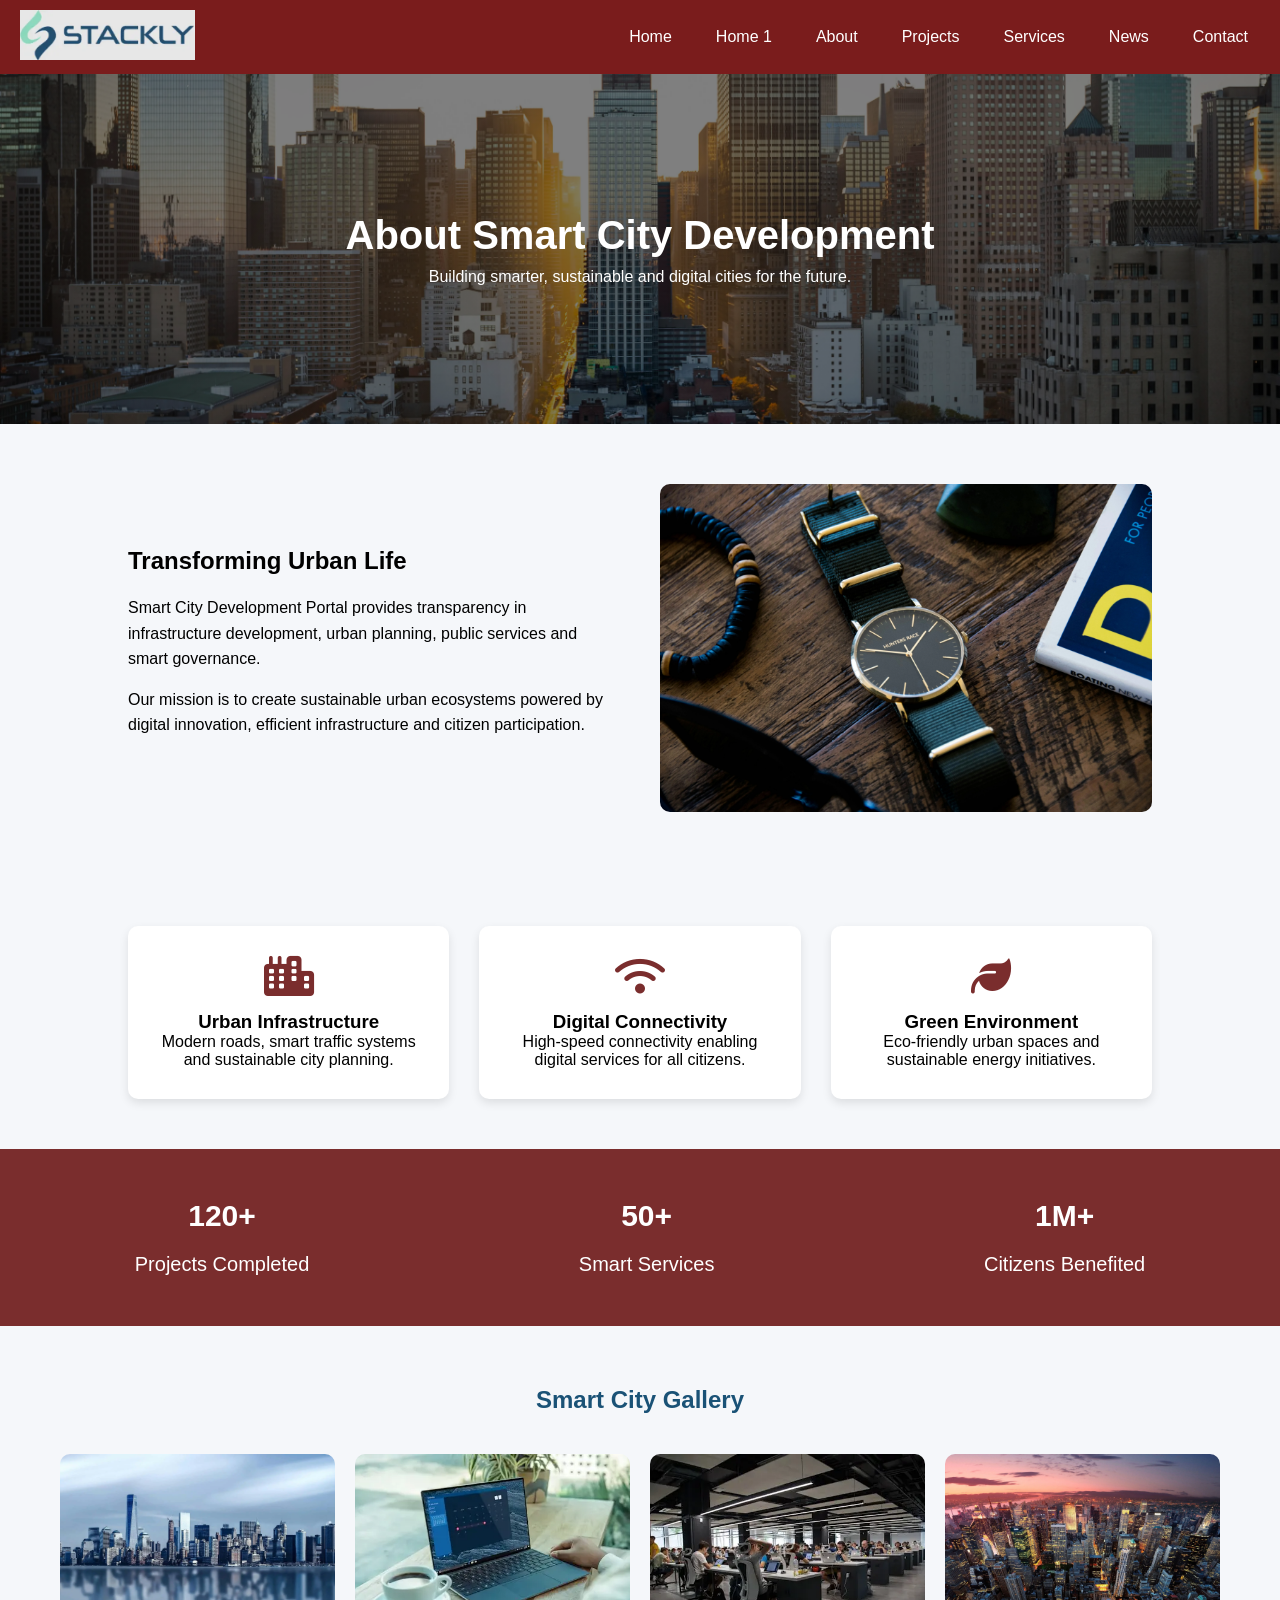
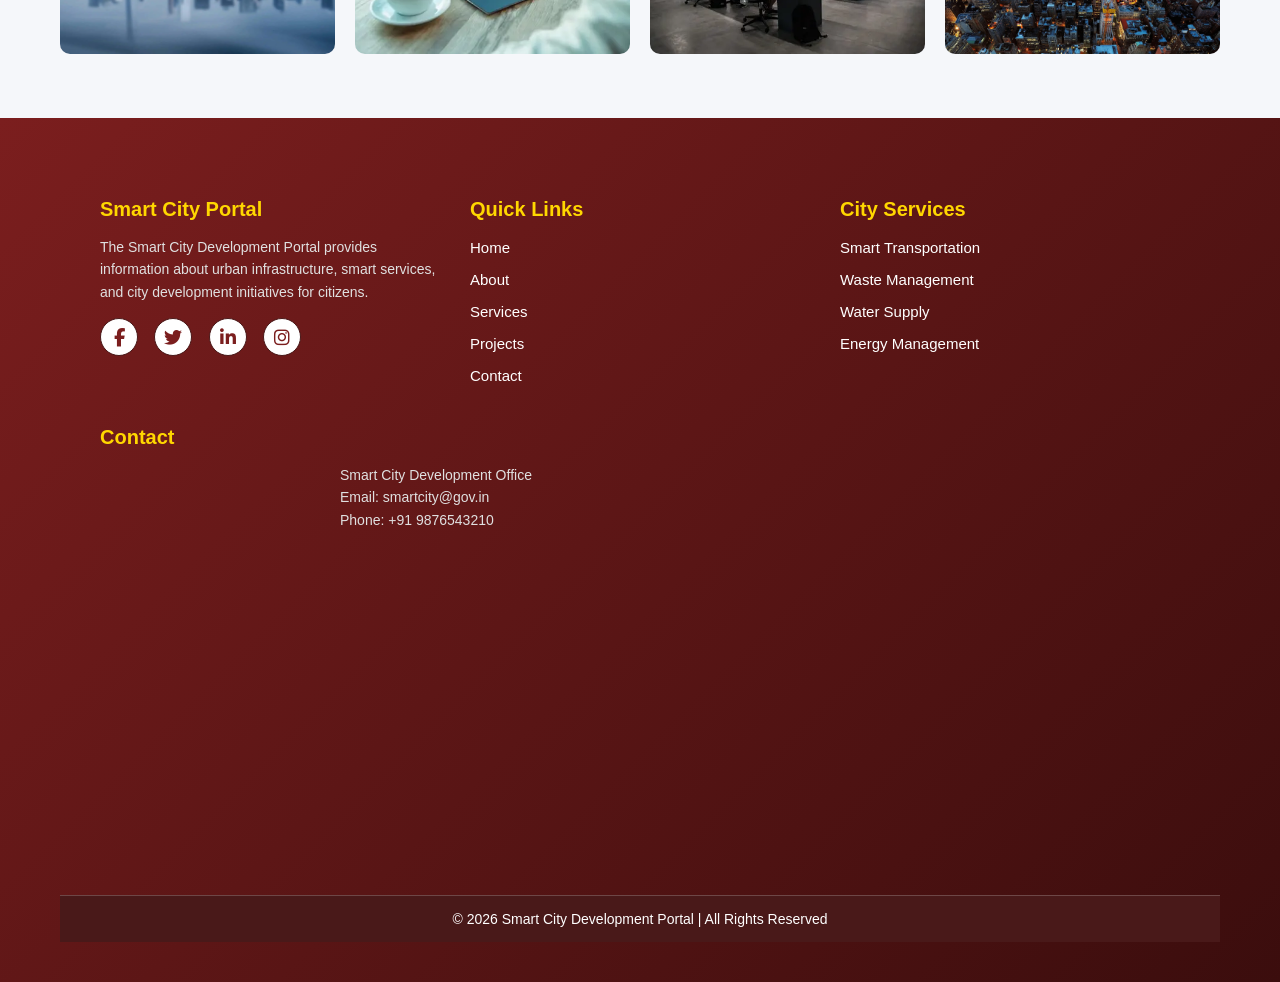
<file: about.html>
<!DOCTYPE html>
<html lang="en">
<head>
<link rel="stylesheet" href="footer.css">

    <link rel="stylesheet"
href="https://cdnjs.cloudflare.com/ajax/libs/font-awesome/6.5.0/css/all.min.css">
    <link rel="stylesheet"
href="https://cdnjs.cloudflare.com/ajax/libs/font-awesome/6.5.0/css/all.min.css">

<meta charset="UTF-8">
<meta name="viewport" content="width=device-width, initial-scale=1.0">

<title>About - Smart City Portal</title>

<link rel="stylesheet" href="style.css">

<link rel="stylesheet"
href="https://cdnjs.cloudflare.com/ajax/libs/font-awesome/6.5.0/css/all.min.css">

</head>

<body>
<header class="top-header">

  <a href="about.html">
    <img src="./images/white-logo.webp" class="site-logo">
  </a>

  <ul class="main-menu" id="mainMenu">
    <li><a href="index.html">Home</a></li>
    <li><a href="home1.html">Home 1</a></li>
    <li><a href="about.html">About</a></li>
    <li><a href="projects.html">Projects</a></li>
    <li><a href="services.html">Services</a></li>
    <li><a href="news.html">News</a></li>
    <li><a href="contact.html">Contact</a></li>
  </ul>

  <div class="hamburger" onclick="openMenu()">
    <i class="fa-solid fa-bars"></i>
  </div>

</header>
<!-- HERO SECTION -->

<section class="about-hero">

<h1>About Smart City Development</h1>
<p>Building smarter, sustainable and digital cities for the future.</p>

</section>


<!-- ABOUT INFO -->

<section class="about-section">

<div class="about-text">

<h2>Transforming Urban Life</h2>

<p>
Smart City Development Portal provides transparency
in infrastructure development, urban planning,
public services and smart governance.
</p>

<p>
Our mission is to create sustainable urban
ecosystems powered by digital innovation,
efficient infrastructure and citizen participation.
</p>

</div>

<div class="about-img">

<img src="./images/photo-1508057198894-247b23fe5ade (4).webp">

</div>

</section>


<!-- FEATURES -->

<section class="features">

<div class="feature-card">

<i class="fa-solid fa-city"></i>

<h3>Urban Infrastructure</h3>

<p>
Modern roads, smart traffic systems and
sustainable city planning.
</p>

</div>


<div class="feature-card">

<i class="fa-solid fa-wifi"></i>

<h3>Digital Connectivity</h3>

<p>
High-speed connectivity enabling digital
services for all citizens.
</p>

</div>


<div class="feature-card">

<i class="fa-solid fa-leaf"></i>

<h3>Green Environment</h3>

<p>
Eco-friendly urban spaces and
sustainable energy initiatives.
</p>

</div>

</section>


<!-- STATISTICS -->

<section class="stats">

<div class="stat-box">

<h2>120+</h2>
<p>Projects Completed</p>

</div>

<div class="stat-box">

<h2>50+</h2>
<p>Smart Services</p>

</div>

<div class="stat-box">

<h2>1M+</h2>
<p>Citizens Benefited</p>

</div>

</section>
<!-- GALLERY -->

<section class="gallery-section">
    <h2>Smart City Gallery</h2>
    <div class="gallery-container">
        <div class="gallery-item">
            <img src="./images/serene-city-skyline-reflection-66v8v8839ok723z9.webp" alt="City 1">
        </div>
        <div class="gallery-item">
            <img src="./images/photo-1593642634315-48f5414c3ad9.webp" alt="City 2">
        </div>
        <div class="gallery-item">
            <img src="./images/photo-1504384308090-c894fdcc538d.webp" alt="City 3">
        </div>
        <div class="gallery-item">
            <img src="./images/492726.webp" alt="City 4">
        </div>
    </div>
</section>
<footer class="footer">

<div class="footer-container">

<!-- About -->
<div class="footer-box">
<h3>Smart City Portal</h3>
<p>
The Smart City Development Portal provides information
about urban infrastructure, smart services, and city
development initiatives for citizens.
</p>
<div class="footer-social">

<a href="404.html"><i class="fa-brands fa-facebook-f"></i></a>

<a href="404.html"><i class="fa-brands fa-twitter"></i></a>

<a href="404.html"><i class="fa-brands fa-linkedin-in"></i></a>

<a href="404.html"><i class="fa-brands fa-instagram"></i></a>

</div>

</div>
<!-- Quick Links -->

<div class="footer-box">

<h3>Quick Links</h3>

<ul>
<li><a href="index.html">Home</a></li>
<li><a href="about.html">About</a></li>
<li><a href="services.html">Services</a></li>
<li><a href="projects.html">Projects</a></li>
<li><a href="contact.html">Contact</a></li>
</ul>

</div>


<!-- Services -->

<div class="footer-box">

<h3>City Services</h3>

<ul>
<li><a href="#">Smart Transportation</a></li>
<li><a href="#">Waste Management</a></li>
<li><a href="#">Water Supply</a></li>
<li><a href="#">Energy Management</a></li>
</ul>

</div>


<!-- Contact -->

<div class="footer-box">

<h3>Contact</h3>

<p>Smart City Development Office</p>
<p>Email: smartcity@gov.in</p>
<p>Phone: +91 9876543210</p>

</div>

</div>


<div class="container">

<iframe 
src="https://maps.google.com/maps?q=Hyderabad%20India&output=embed"
width="100%" 
height="300"
style="border:0;">
</iframe>

</div>
<div class="footer-bottom">

<p>© 2026 Smart City Development Portal | All Rights Reserved</p>

</div>

</footer>

<script>
function openMenu(){
  document.getElementById("mainMenu").classList.toggle("show");
}
</script>
</body>
</html>
</file>
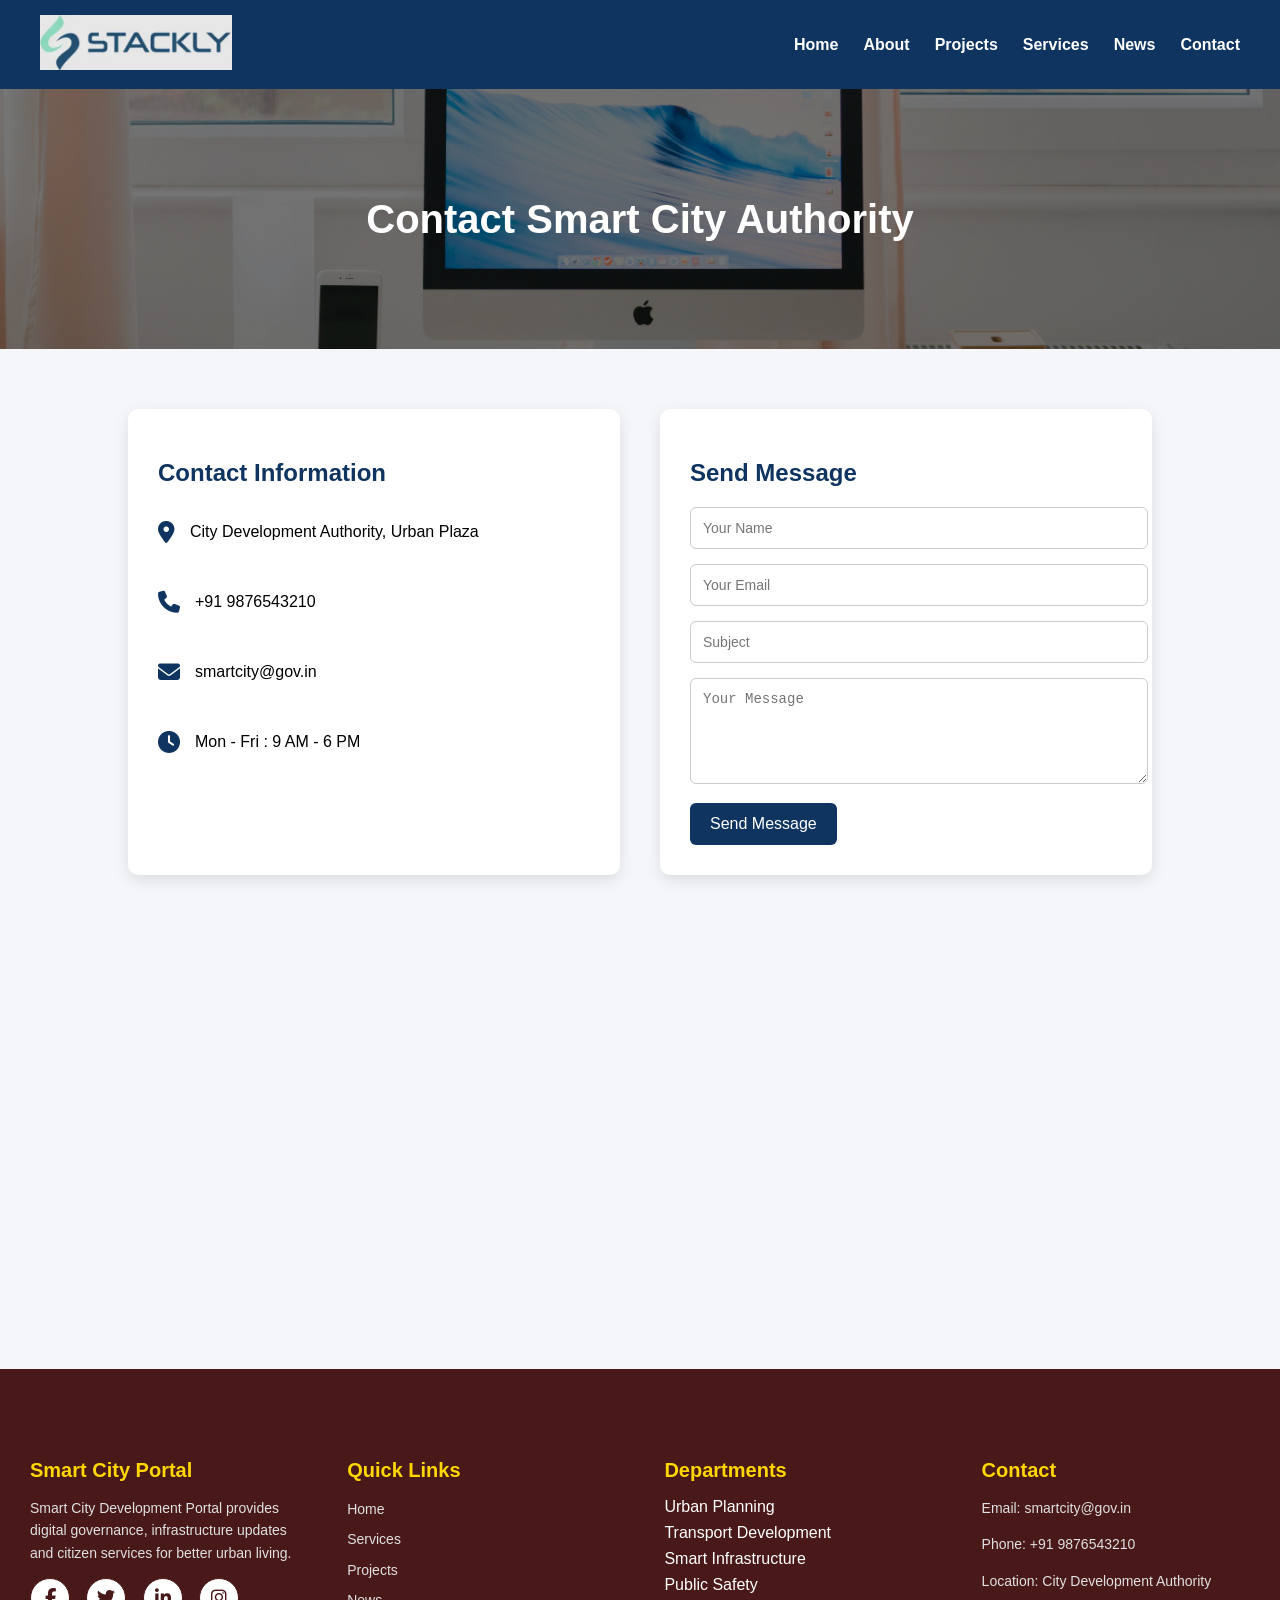
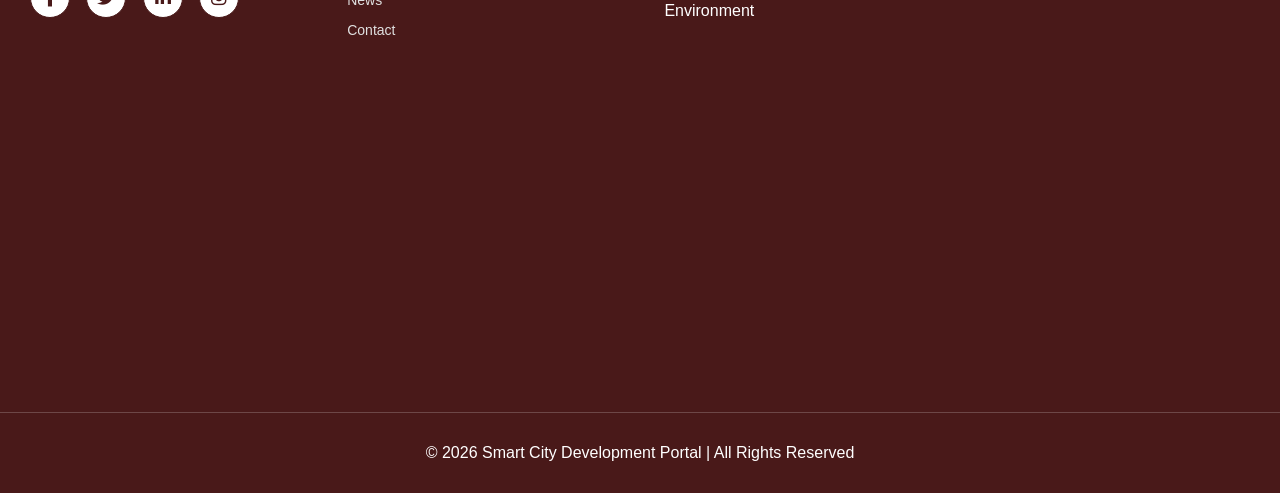
<file: contact.html>
<!DOCTYPE html>
<html>
<head>
    <link rel="stylesheet" href="footer.css">
<link rel="stylesheet" href="./news.css">
<link rel="stylesheet"
href="https://cdnjs.cloudflare.com/ajax/libs/font-awesome/6.5.0/css/all.min.css">
<title>Contact - Smart City Development Portal</title>

<meta name="viewport" content="width=device-width, initial-scale=1.0">

<link rel="stylesheet"
href="https://cdnjs.cloudflare.com/ajax/libs/font-awesome/6.5.0/css/all.min.css">

<style>

body{
margin:0;
font-family:Arial;
background:#f4f6fa;
}


/* HEADER */

header{
background:#0f3460;
color:white;
padding:20px;
text-align:center;
}

nav a{
color:white;
margin:12px;
text-decoration:none;
font-weight:bold;
}

nav a:hover{
color:#ffcc00;
}


/* HERO */

.contact-hero{
height:260px;
background:linear-gradient(rgba(0,0,0,0.5),rgba(0,0,0,0.5)),
url("./images/photo-1492724441997-5dc865305da7.webp");
background-size:cover;
background-position:center;
display:flex;
align-items:center;
justify-content:center;
color:white;
font-size:40px;
font-weight:bold;
}


/* CONTACT SECTION */

.contact-container{
display:grid;
grid-template-columns:1fr 1fr;
gap:40px;
padding:60px 10%;
}


/* CONTACT INFO */

.contact-info{
background:white;
padding:30px;
border-radius:10px;
box-shadow:0 5px 15px rgba(0,0,0,0.1);
}

.contact-info h2{
color:#0f3460;
margin-bottom:20px;
}

.info-box{
display:flex;
align-items:center;
margin-bottom:20px;
}

.info-box i{
font-size:22px;
color:#0f3460;
margin-right:15px;
}


/* FORM */

.contact-form{
background:white;
padding:30px;
border-radius:10px;
box-shadow:0 5px 15px rgba(0,0,0,0.1);
}

.contact-form h2{
color:#0f3460;
margin-bottom:20px;
}

.contact-form input,
.contact-form textarea{
width:100%;
padding:12px;
margin-bottom:15px;
border-radius:6px;
border:1px solid #ccc;
font-size:14px;
}

.contact-form button{
background:#0f3460;
color:white;
padding:12px 20px;
border:none;
border-radius:6px;
cursor:pointer;
font-size:16px;
transition:0.3s;
}

.contact-form button:hover{
background:#ffcc00;
color:black;
}


/* MAP */

.map{
padding:40px 10%;
}

.map iframe{
width:100%;
height:350px;
border:none;
border-radius:10px;
}


/* FOOTER */

.footer{
background:rgb(73,25,25);
padding-top:40px;
color:white;
}

.footer-container{
display:flex;
justify-content:space-between;
padding:30px;
flex-wrap:wrap;
}

.footer-box{
width:22%;
}

.footer-box h3{
margin-bottom:15px;
}

.footer-box p,
.footer-box a{
color:#e0e0e0;
font-size:14px;
line-height:1.6;
text-decoration:none;
}

.footer-box ul{
list-style:none;
padding:0;
}

.footer-box ul li{
margin-bottom:8px;
}

.footer-social a{
display:inline-block;
margin-right:12px;
font-size:18px;
width:38px;
height:38px;
text-align:center;
line-height:38px;
border-radius:50%;
background:white;
color:rgb(73,25,25);
border:1px solid rgb(73,25,25);
transition:0.3s;
}

.footer-social a:hover{
transform:translateY(-5px);
}

.footer-bottom{
text-align:center;
background:rgb(73,25,25);
padding:15px 0;
margin-top:20px;
}


/* RESPONSIVE */

@media(max-width:900px){

.contact-container{
grid-template-columns:1fr;
}

.footer-box{
width:45%;
margin-bottom:20px;
}

}

@media(max-width:500px){

.footer-box{
width:100%;
}

.contact-hero{
font-size:28px;
}

}

</style>

</head>


<body>

<header class="top-header">

<a href="contact.html">
<img src="./images/white-logo.webp" class="site-logo">
</a>

<ul class="main-menu" id="mainMenu">

<li><a href="index.html">Home</a></li>
<li><a href="about.html">About</a></li>
<li><a href="projects.html">Projects</a></li>
<li><a href="services.html">Services</a></li>
<li><a href="news.html">News</a></li>
<li><a href="contact.html">Contact</a></li>

</ul>

<div class="hamburger" onclick="openMenu()">
<i class="fa-solid fa-bars"></i>
</div>

</header>


<div class="contact-hero">

Contact Smart City Authority

</div>



<section class="contact-container">


<div class="contact-info">

<h2>Contact Information</h2>

<div class="info-box">

<i class="fa-solid fa-location-dot"></i>

<p>City Development Authority, Urban Plaza</p>

</div>


<div class="info-box">

<i class="fa-solid fa-phone"></i>

<p>+91 9876543210</p>

</div>


<div class="info-box">

<i class="fa-solid fa-envelope"></i>

<p>smartcity@gov.in</p>

</div>


<div class="info-box">

<i class="fa-solid fa-clock"></i>

<p>Mon - Fri : 9 AM - 6 PM</p>

</div>

</div>



<div class="contact-form">

<h2>Send Message</h2>

<form>

<input type="text" placeholder="Your Name" required>

<input type="email" placeholder="Your Email" required>

<input type="text" placeholder="Subject">

<textarea rows="5" placeholder="Your Message"></textarea>

<button type="submit">Send Message</button>

</form>

</div>


</section>



<section class="map">

<iframe
src="https://maps.google.com/maps?q=hyderabad&t=&z=13&ie=UTF8&iwloc=&output=embed">
</iframe>

</section>



<footer class="footer">

<div class="footer-container">


<div class="footer-box">

<h3>Smart City Portal</h3>

<p>
Smart City Development Portal provides digital governance,
infrastructure updates and citizen services for better urban living.
</p>

<div class="footer-social">

<a href="404.html"><i class="fa-brands fa-facebook-f"></i></a>

<a href="404.html"><i class="fa-brands fa-twitter"></i></a>

<a href="404.html"><i class="fa-brands fa-linkedin-in"></i></a>

<a href="404.html"><i class="fa-brands fa-instagram"></i></a>

</div>

</div>



<div class="footer-box">

<h3>Quick Links</h3>

<ul>

<li><a href="index.html">Home</a></li>

<li><a href="services.html">Services</a></li>

<li><a href="projects.html">Projects</a></li>

<li><a href="news.html">News</a></li>

<li><a href="contact.html">Contact</a></li>

</ul>

</div>



<div class="footer-box">

<h3>Departments</h3>

<ul>

<li>Urban Planning</li>

<li>Transport Development</li>

<li>Smart Infrastructure</li>

<li>Public Safety</li>

<li>Environment</li>

</ul>

</div>



<div class="footer-box">

<h3>Contact</h3>

<p>Email: smartcity@gov.in</p>

<p>Phone: +91 9876543210</p>

<p>Location: City Development Authority</p>

</div>


</div>


<div class="container">

<iframe 
src="https://maps.google.com/maps?q=Hyderabad%20India&output=embed"
width="100%" 
height="300"
style="border:0;">
</iframe>

</div>
<div class="footer-bottom">

<p>© 2026 Smart City Development Portal | All Rights Reserved</p>

</div>

</footer>

<script>
function openMenu(){
document.getElementById("mainMenu").classList.toggle("show");
}
</script>
</body>
</html>
</file>
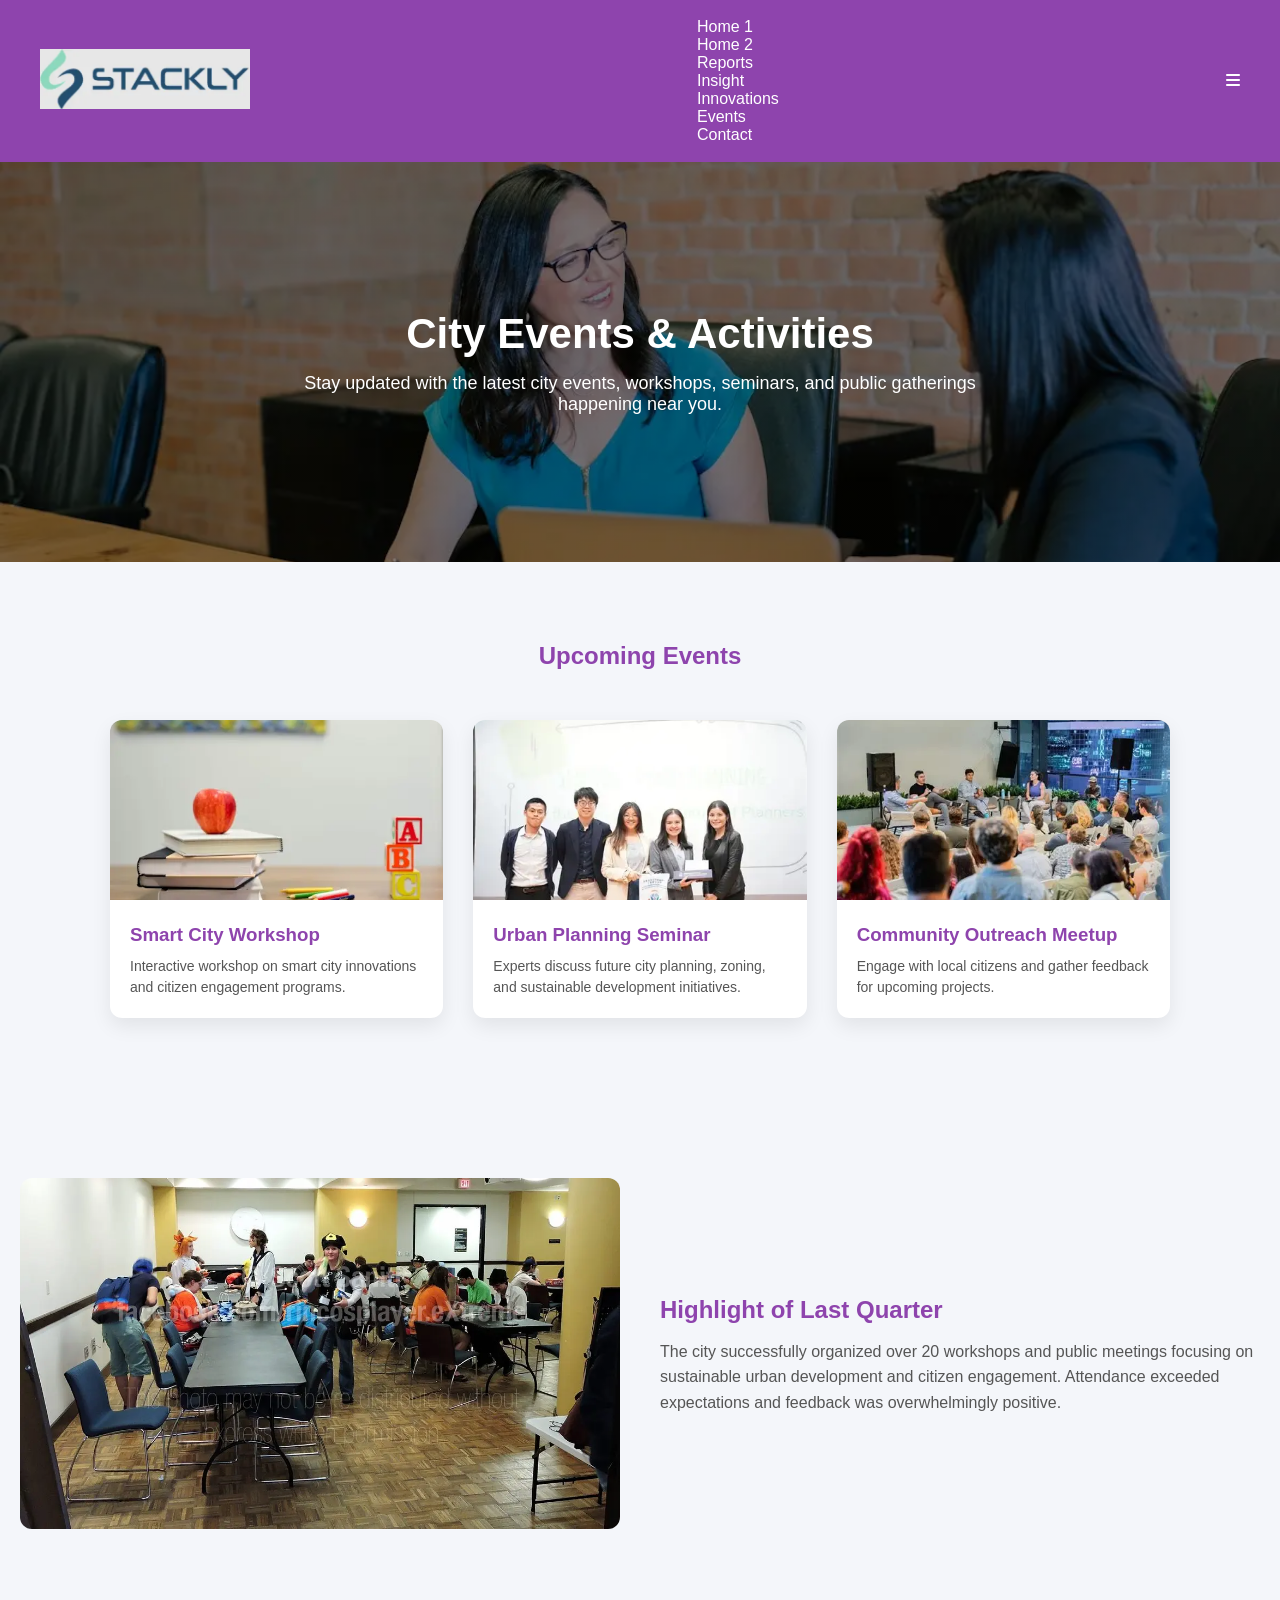
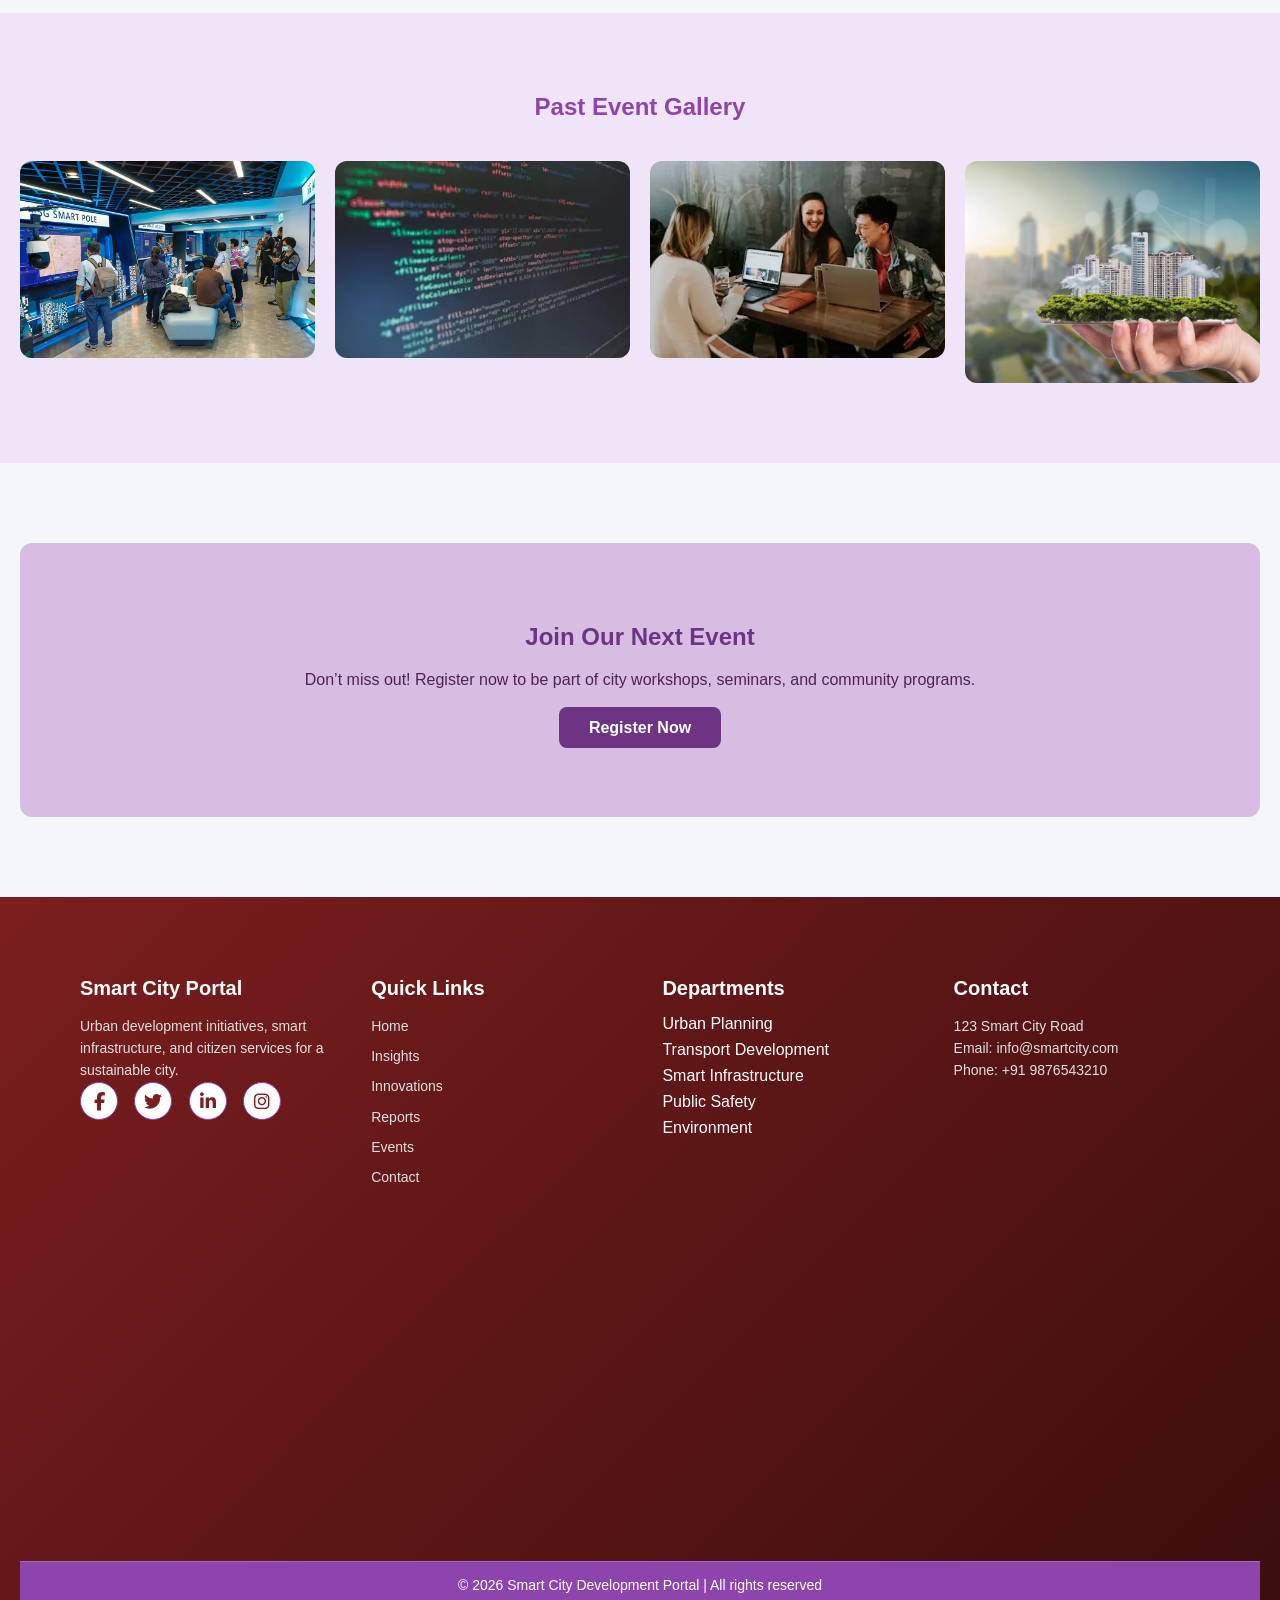
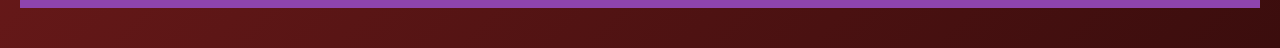
<file: events.html>
<!DOCTYPE html>
<html lang="en">
<head>
<meta charset="UTF-8">
<meta name="viewport" content="width=device-width, initial-scale=1.0">
<title>Events - Smart City Portal</title>
<link rel="stylesheet" href="header.css">
<link rel="stylesheet" href="footer.css">
<link rel="stylesheet"
href="https://cdnjs.cloudflare.com/ajax/libs/font-awesome/6.5.0/css/all.min.css">
<link rel="stylesheet" href="https://cdnjs.cloudflare.com/ajax/libs/font-awesome/6.5.0/css/all.min.css">
<style>
/* ===== GLOBAL ===== */
*{margin:0;padding:0;box-sizing:border-box;font-family:"Poppins",sans-serif;}
body{background:#f4f6fa;color:#333;}
a{text-decoration:none;color:inherit;}
ul{list-style:none;}

/* ===== HEADER ===== */
header{
  display:flex; justify-content:space-between; align-items:center;
  padding:18px 40px; background:#8e44ad; color:white; /* unique Events page color */
}
header img{height:60px;}
nav a{margin:0 15px; font-weight:bold; color:white; transition:0.3s;}
nav a:hover{color:#ffcc00;}
.menu-toggle{display:none; font-size:28px; cursor:pointer;}

/* ===== HERO ===== */
.hero{
  height:400px; display:flex; flex-direction:column; align-items:center; justify-content:center; text-align:center;
  background: linear-gradient(rgba(0,0,0,0.5), rgba(0,0,0,0.5)), 
              url('./images/photo-1551836022-d5d88e9218df.webp');
  background-size:cover; background-position:center; color:white;
}
.hero h1{font-size:42px; margin-bottom:15px; animation:slideDown 1s;}
.hero p{font-size:18px; max-width:700px; animation:fadeIn 2s;}
@keyframes slideDown{from{opacity:0; transform:translateY(-50px);}to{opacity:1; transform:translateY(0);}}
@keyframes fadeIn{from{opacity:0;}to{opacity:1;}}

/* ===== SECTION: UPCOMING EVENTS ===== */
.upcoming-events{padding:80px 20px; max-width:1100px; margin:auto;}
.upcoming-events h2{text-align:center; color:#8e44ad; margin-bottom:50px;}
.event-grid{display:grid; grid-template-columns:repeat(auto-fit,minmax(250px,1fr)); gap:30px;}
.event-card{background:white; border-radius:12px; overflow:hidden; box-shadow:0 8px 20px rgba(0,0,0,0.08); transition:transform 0.3s;}
.event-card:hover{transform:translateY(-6px);}
.event-card img{width:100%; height:180px; object-fit:cover;}
.event-card .event-info{padding:20px;}
.event-card .event-info h3{color:#8e44ad; margin-bottom:10px;}
.event-card .event-info p{color:#555; font-size:14px; line-height:1.5;}

/* ===== SECTION: EVENT HIGHLIGHTS ===== */
.highlights{display:flex; gap:40px; padding:80px 20px; flex-wrap:wrap; align-items:center;}
.highlight-img{flex:1 1 45%;}
.highlight-img img{width:100%; border-radius:12px;}
.highlight-text{flex:1 1 45%;}
.highlight-text h2{color:#8e44ad; margin-bottom:15px;}
.highlight-text p{color:#555; line-height:1.6;}

/* ===== SECTION: PAST EVENTS GALLERY ===== */
.gallery{padding:80px 20px; background:#f0e5f8;}
.gallery h2{text-align:center; color:#8e44ad; margin-bottom:40px;}
.gallery-grid{display:grid; grid-template-columns:repeat(auto-fit,minmax(200px,1fr)); gap:20px;}
.gallery-grid img{width:100%; border-radius:12px; transition:0.3s;}
.gallery-grid img:hover{transform:scale(1.05);}

/* ===== SECTION: EVENT CTA ===== */
.cta-section{
  padding:80px 20px; text-align:center; background:#d7bde2; border-radius:12px; margin:80px 20px;
}
.cta-section h2{color:#6c3483; margin-bottom:20px;}
.cta-section p{color:#4d2354; margin-bottom:30px; font-size:16px;}
.cta-section a{
  background:#6c3483; color:white; padding:12px 30px; border-radius:8px; font-weight:bold; transition:0.3s;
}
.cta-section a:hover{background:#ffcc00; color:#1a1a1a;}

/* ===== FOOTER ===== */
footer{
  background:#8e44ad; color:white; padding:40px 20px;
}
.footer-container{
  display:flex; justify-content:space-between; flex-wrap:wrap; max-width:1200px; margin:auto; gap:30px;
}
.footer-box h3{font-size:20px; margin-bottom:15px; color:white;}
.footer-box p,.footer-box a{font-size:14px; color:#e0e0e0; line-height:1.6;}
.footer-box ul li{margin-bottom:8px;}
.footer-box ul li a:hover{color:#ffcc00;}
.footer-social a{
  display:inline-block;margin-right:12px;font-size:18px;width:38px;height:38px;text-align:center;line-height:38px;
  border-radius:50%;background:white;color:#8e44ad;border:1px solid #8e44ad;transition:0.3s;
}
.footer-social a:hover{background:#8e44ad;color:white;transform:translateY(-5px);}
.footer-bottom{text-align:center;background:#8e44ad;padding:15px 0;margin-top:20px;font-size:14px;}

/* RESPONSIVE */
@media(max-width:900px){
  .highlights{flex-direction:column;}
}
</style>
</head>
<body>

<!-- HEADER -->
<header class="top-header">

  <a href="events.html">
    <img src="./images/white-logo.webp" class="site-logo">
  </a>

  <ul class="main-menu" id="mainMenu">
    <li><a href="home1.html">Home 1</a></li>
    <li><a href="home2.html">Home 2</a></li>
    <li><a href="reports.html">Reports</a></li>
    <li><a href="insight.html">Insight</a></li>
    <li><a href="invocations.html">Innovations</a></li>
    <li><a href="events.html">Events</a></li>
    <li><a href="contact.html">Contact</a></li>
  </ul>

  <div class="hamburger" onclick="openMenu()">
    <i class="fa-solid fa-bars"></i>
  </div>

</header>
<!-- HERO -->
<div class="hero">
    <h1>City Events & Activities</h1>
    <p>Stay updated with the latest city events, workshops, seminars, and public gatherings happening near you.</p>
</div>

<!-- SECTION 1: UPCOMING EVENTS -->
<section class="upcoming-events">
    <h2>Upcoming Events</h2>
    <div class="event-grid">
        <div class="event-card">
            <img src="./images/photo-1503676260728-1c00da094a0b.webp" alt="Event 1">
            <div class="event-info">
                <h3>Smart City Workshop</h3>
                <p>Interactive workshop on smart city innovations and citizen engagement programs.</p>
            </div>
        </div>
        <div class="event-card">
            <img src="./images/OIP (1).webp" alt="Event 2">
            <div class="event-info">
                <h3>Urban Planning Seminar</h3>
                <p>Experts discuss future city planning, zoning, and sustainable development initiatives.</p>
            </div>
        </div>
        <div class="event-card">
            <img src="./images/11 (1).webp" alt="Event 3">
            <div class="event-info">
                <h3>Community Outreach Meetup</h3>
                <p>Engage with local citizens and gather feedback for upcoming projects.</p>
            </div>
        </div>
    </div>
</section>

<!-- SECTION 2: EVENT HIGHLIGHTS -->
<section class="highlights">
    <div class="highlight-img">
        <img src="./images/12.webp" alt="Highlight">
    </div>
    <div class="highlight-text">
        <h2>Highlight of Last Quarter</h2>
        <p>The city successfully organized over 20 workshops and public meetings focusing on sustainable urban development and citizen engagement. Attendance exceeded expectations and feedback was overwhelmingly positive.</p>
    </div>
</section>

<!-- SECTION 3: PAST EVENTS GALLERY -->
<section class="gallery">
    <h2>Past Event Gallery</h2>
    <div class="gallery-grid">
        <img src="./images/13.webp" alt="Past Event 1">
        <img src="./images/14.webp" alt="Past Event 2">
        <img src="./images/15.webp" alt="Past Event 3">
        <img src="./images/History-of-smart-cities.webp" alt="Past Event 4">
    </div>
</section>

<!-- SECTION 4: EVENT CTA -->
<section class="cta-section">
    <h2>Join Our Next Event</h2>
    <p>Don’t miss out! Register now to be part of city workshops, seminars, and community programs.</p>
    <a href="#">Register Now</a>
</section>
<style>

.footer{
background:linear-gradient(135deg,#7b1e1e,#3b0d0d);
color:white;
padding-top:40px;
font-family:Arial;
}

.footer-container{
display:flex;
justify-content:space-between;
flex-wrap:wrap;
padding:40px;
}

.footer-box{
width:22%;
}

.footer-box h3{
margin-bottom:15px;
}

.footer-box p,
.footer-box a{
color:#e0e0e0;
font-size:14px;
line-height:1.6;
text-decoration:none;
}

.footer-box ul{
list-style:none;
padding:0;
}

.footer-box ul li{
margin-bottom:8px;
}

.footer-social a{
display:inline-block;
margin-right:12px;
font-size:18px;
width:38px;
height:38px;
text-align:center;
line-height:38px;
border-radius:50%;
background:white;
color:#7b1e1e;
transition:0.3s;
}

.footer-social a:hover{
transform:translateY(-5px);
}

.footer-bottom{
text-align:center;
padding:15px 0;
border-top:1px solid rgba(255,255,255,0.2);
margin-top:20px;
}

@media(max-width:900px){
.footer-box{
width:45%;
margin-bottom:25px;
}
}

@media(max-width:500px){
.footer-box{
width:100%;
}
}

</style>


<footer class="footer">

<div class="footer-container">

<div class="footer-box">
<h3>Smart City Portal</h3>
<p>
Urban development initiatives, smart infrastructure,
and citizen services for a sustainable city.
</p>

<div class="footer-social">

<a href="404.html"><i class="fa-brands fa-facebook-f"></i></a>

<a href="404.html"><i class="fa-brands fa-twitter"></i></a>

<a href="404.html"><i class="fa-brands fa-linkedin-in"></i></a>

<a href="404.html"><i class="fa-brands fa-instagram"></i></a>

</div>
</div>


<div class="footer-box">
<h3>Quick Links</h3>
<ul>
<li><a href="home2.html">Home</a></li>
<li><a href="insights.html">Insights</a></li>
<li><a href="innovations.html">Innovations</a></li>
<li><a href="reports.html">Reports</a></li>
<li><a href="events.html">Events</a></li>
<li><a href="contact.html">Contact</a></li>
</ul>
</div>


<div class="footer-box">
<h3>Departments</h3>
<ul>
<li>Urban Planning</li>
<li>Transport Development</li>
<li>Smart Infrastructure</li>
<li>Public Safety</li>
<li>Environment</li>
</ul>
</div>


<div class="footer-box">
<h3>Contact</h3>
<p>123 Smart City Road</p>
<p>Email: info@smartcity.com</p>
<p>Phone: +91 9876543210</p>
</div>

</div>

<div class="container">

<iframe 
src="https://maps.google.com/maps?q=Hyderabad%20India&output=embed"
width="100%" 
height="300"
style="border:0;">
</iframe>

</div>
<div class="footer-bottom">
© 2026 Smart City Development Portal | All rights reserved
</div>

</footer>
<script>
function openMenu(){
  document.getElementById("mainMenu").classList.toggle("show");
}
</script>
</body>
</html>
</file>
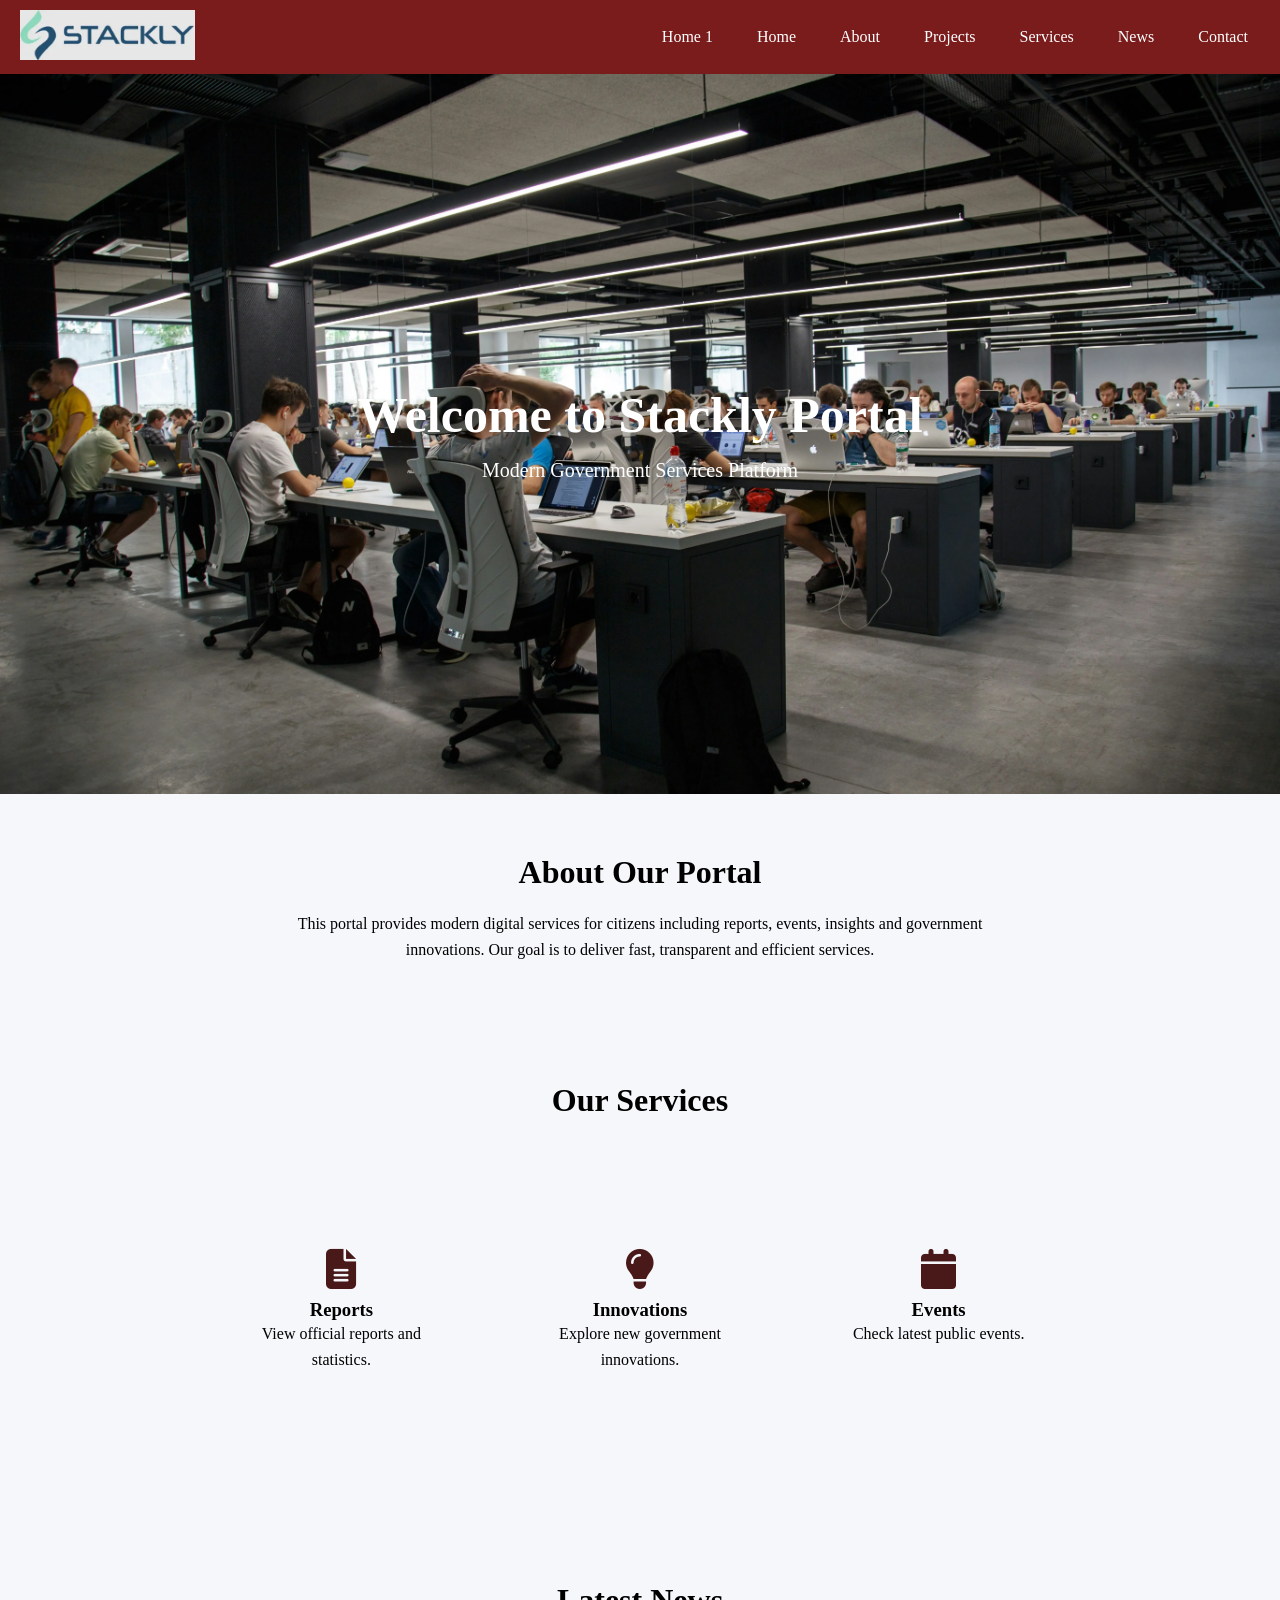
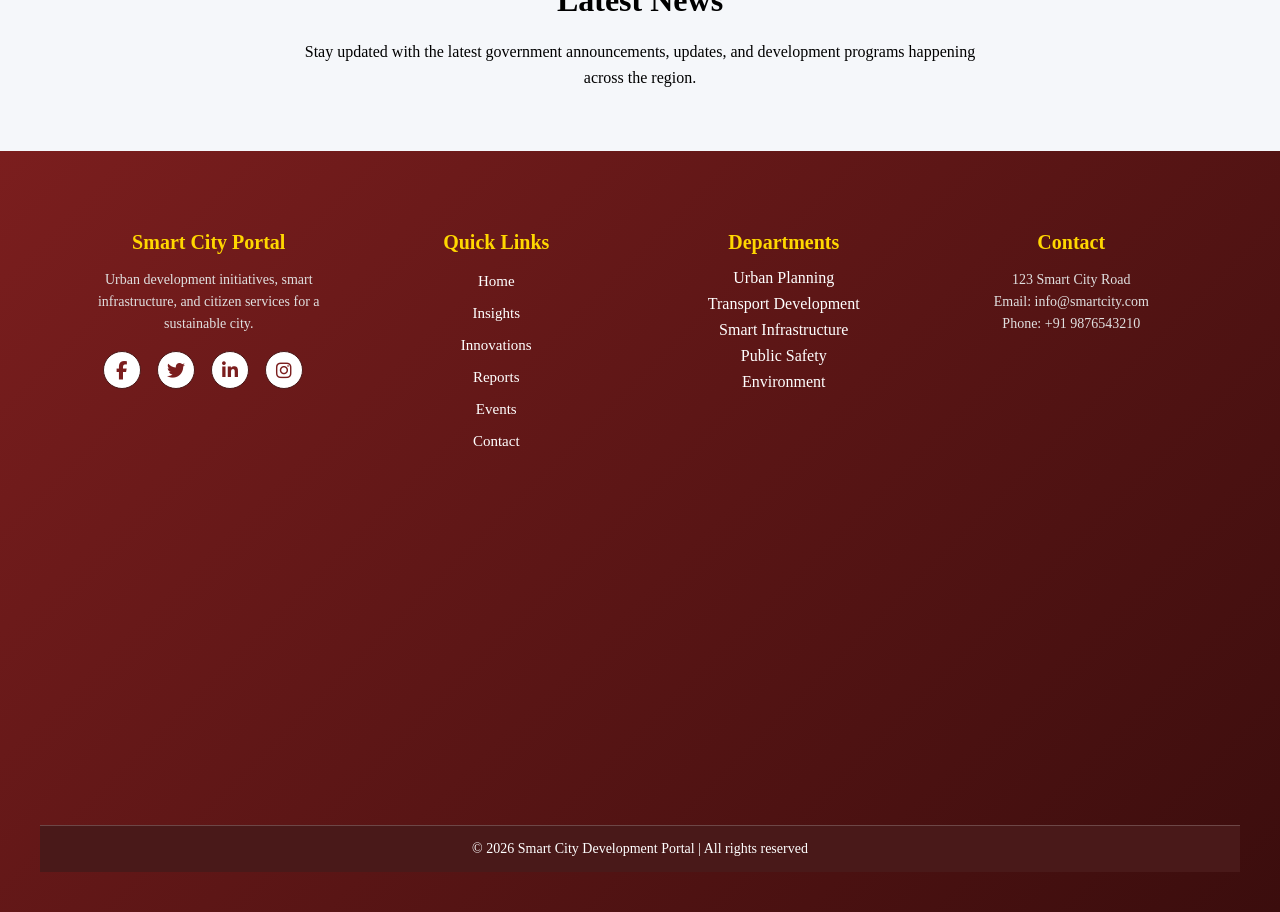
<file: home1.html>
<!DOCTYPE html>
<html lang="en">
<head>
<meta charset="UTF-8">
<meta name="viewport" content="width=device-width, initial-scale=1.0">
<title>Home 1</title>
<link rel="stylesheet" href="footer.css">
<link rel="stylesheet" href="./style.css">
<link rel="stylesheet" href="https://cdnjs.cloudflare.com/ajax/libs/font-awesome/6.5.0/css/all.min.css">

<style>

/* GLOBAL */
*{
margin:0;
padding:0;
box-sizing:border-box;
font-family:Poppins;
}

/* HEADER */

.header{
display:flex;
justify-content:space-between;
align-items:center;
padding:15px 40px;
background:rgb(73,25,25);
position:relative;
}

.logo img{
height:60px;
}

.navbar{
display:flex;
gap:20px;
}

.navbar a{
color:white;
text-decoration:none;
font-size:16px;
}

.navbar a:hover{
color:gold;
}

.menu-toggle{
display:none;
font-size:28px;
color:white;
cursor:pointer;
}

/* HERO */

.hero{
height:80vh;
background:url("./images/16.webp") center/cover no-repeat;
display:flex;
align-items:center;
justify-content:center;
text-align:center;
color:white;
}

.hero h1{
font-size:50px;
margin-bottom:15px;
}

.hero p{
font-size:20px;
}

/* SECTION */

.section{
padding:60px 80px;
text-align:center;
}

.section h2{
margin-bottom:20px;
font-size:32px;
}

.section p{
max-width:700px;
margin:auto;
line-height:1.6;
}

/* SERVICES */

.services{
display:flex;
justify-content:space-around;
margin-top:40px;
flex-wrap:wrap;
}

.service{
width:250px;
padding:20px;
}

.service i{
font-size:40px;
color:rgb(73,25,25);
margin-bottom:10px;
}

/* FOOTER */

.footer{
background:rgb(73,25,25);
color:white;
padding:40px;
text-align:center;
}

/* MOBILE */

@media(max-width:900px){

.navbar{
display:none;
flex-direction:column;
background:rgb(73,25,25);
position:absolute;
top:70px;
right:0;
width:220px;
padding:20px;
max-height:60vh;
overflow-y:auto;
}

.navbar.active{
display:flex;
}

.menu-toggle{
display:block;
}

.hero h1{
font-size:32px;
}

.section{
padding:40px 20px;
}

}

</style>
</head>

<body>

<!-- HEADER -->
<header class="top-header">
    <a href="home1.html">
        <img src="./images/white-logo.webp" class="site-logo">
    </a>

    <ul class="main-menu" id="mainMenu">
        <li><a href="home1.html">Home 1</a></li>
         <li><a href="index.html">Home</a></li>
        <li><a href="about.html">About</a></li>
        <li><a href="projects.html">Projects</a></li>
        <li><a href="services.html">Services</a></li>
        <li><a href="news.html">News</a></li>
        <li><a href="contact.html">Contact</a></li>
    </ul>

    <div class="hamburger" onclick="openMenu()">
        <i class="fa-solid fa-bars"></i>
    </div>
</header>

<script>
function openMenu(){
    document.getElementById("mainMenu").classList.toggle("show");
}
</script>
<!-- HERO -->

<section class="hero">

<div>
<h1>Welcome to Stackly Portal</h1>
<p>Modern Government Services Platform</p>
</div>

</section>

<!-- ABOUT SECTION -->

<section class="section">

<h2>About Our Portal</h2>

<p>
This portal provides modern digital services for citizens including reports,
events, insights and government innovations. Our goal is to deliver fast,
transparent and efficient services.
</p>

</section>

<!-- SERVICES SECTION -->

<section class="section">

<h2>Our Services</h2>

<div class="services">

<div class="service">
<i class="fa-solid fa-file-lines"></i>
<h3>Reports</h3>
<p>View official reports and statistics.</p>
</div>

<div class="service">
<i class="fa-solid fa-lightbulb"></i>
<h3>Innovations</h3>
<p>Explore new government innovations.</p>
</div>

<div class="service">
<i class="fa-solid fa-calendar"></i>
<h3>Events</h3>
<p>Check latest public events.</p>
</div>

</div>

</section>

<!-- NEWS SECTION -->

<section class="section">

<h2>Latest News</h2>

<p>
Stay updated with the latest government announcements, updates,
and development programs happening across the region.
</p>

</section>

<!-- FOOTER -->

<style>

.footer{
background:linear-gradient(135deg,#7b1e1e,#3b0d0d);
color:white;
padding-top:40px;
font-family:Arial;
}

.footer-container{
display:flex;
justify-content:space-between;
flex-wrap:wrap;
padding:40px;
}

.footer-box{
width:22%;
}

.footer-box h3{
margin-bottom:15px;
}

.footer-box p,
.footer-box a{
color:#e0e0e0;
font-size:14px;
line-height:1.6;
text-decoration:none;
}

.footer-box ul{
list-style:none;
padding:0;
}

.footer-box ul li{
margin-bottom:8px;
}

.footer-social a{
display:inline-block;
margin-right:12px;
font-size:18px;
width:38px;
height:38px;
text-align:center;
line-height:38px;
border-radius:50%;
background:white;
color:#7b1e1e;
transition:0.3s;
}

.footer-social a:hover{
transform:translateY(-5px);
}

.footer-bottom{
text-align:center;
padding:15px 0;
border-top:1px solid rgba(255,255,255,0.2);
margin-top:20px;
}

@media(max-width:900px){
.footer-box{
width:45%;
margin-bottom:25px;
}
}

@media(max-width:500px){
.footer-box{
width:100%;
}
}

</style>


<footer class="footer">

<div class="footer-container">

<div class="footer-box">
<h3>Smart City Portal</h3>
<p>
Urban development initiatives, smart infrastructure,
and citizen services for a sustainable city.
</p>
<div class="footer-social">

<a href="404.html"><i class="fa-brands fa-facebook-f"></i></a>

<a href="404.html"><i class="fa-brands fa-twitter"></i></a>

<a href="404.html"><i class="fa-brands fa-linkedin-in"></i></a>

<a href="404.html"><i class="fa-brands fa-instagram"></i></a>

</div>
</div>


<div class="footer-box">
<h3>Quick Links</h3>
<ul>
<li><a href="home2.html">Home</a></li>
<li><a href="insights.html">Insights</a></li>
<li><a href="innovations.html">Innovations</a></li>
<li><a href="reports.html">Reports</a></li>
<li><a href="events.html">Events</a></li>
<li><a href="contact.html">Contact</a></li>
</ul>
</div>


<div class="footer-box">
<h3>Departments</h3>
<ul>
<li>Urban Planning</li>
<li>Transport Development</li>
<li>Smart Infrastructure</li>
<li>Public Safety</li>
<li>Environment</li>
</ul>
</div>


<div class="footer-box">
<h3>Contact</h3>
<p>123 Smart City Road</p>
<p>Email: info@smartcity.com</p>
<p>Phone: +91 9876543210</p>
</div>

</div>

<div class="container">

<iframe 
src="https://maps.google.com/maps?q=Hyderabad%20India&output=embed"
width="100%" 
height="300"
style="border:0;">
</iframe>

</div>
<div class="footer-bottom">
© 2026 Smart City Development Portal | All rights reserved
</div>

</footer>
<script>
function openMenu(){
    document.getElementById("mainMenu").classList.toggle("show");
}

// Mobile dropdown toggle
document.querySelectorAll('#mainMenu .dropdown > a').forEach(item => {
    item.addEventListener('click', function(e){
        if(window.innerWidth <= 900){
            e.preventDefault();
            const dropdown = this.nextElementSibling;
            dropdown.classList.toggle('show');
        }
    });
});
</script>

</body>
</html>
</file>
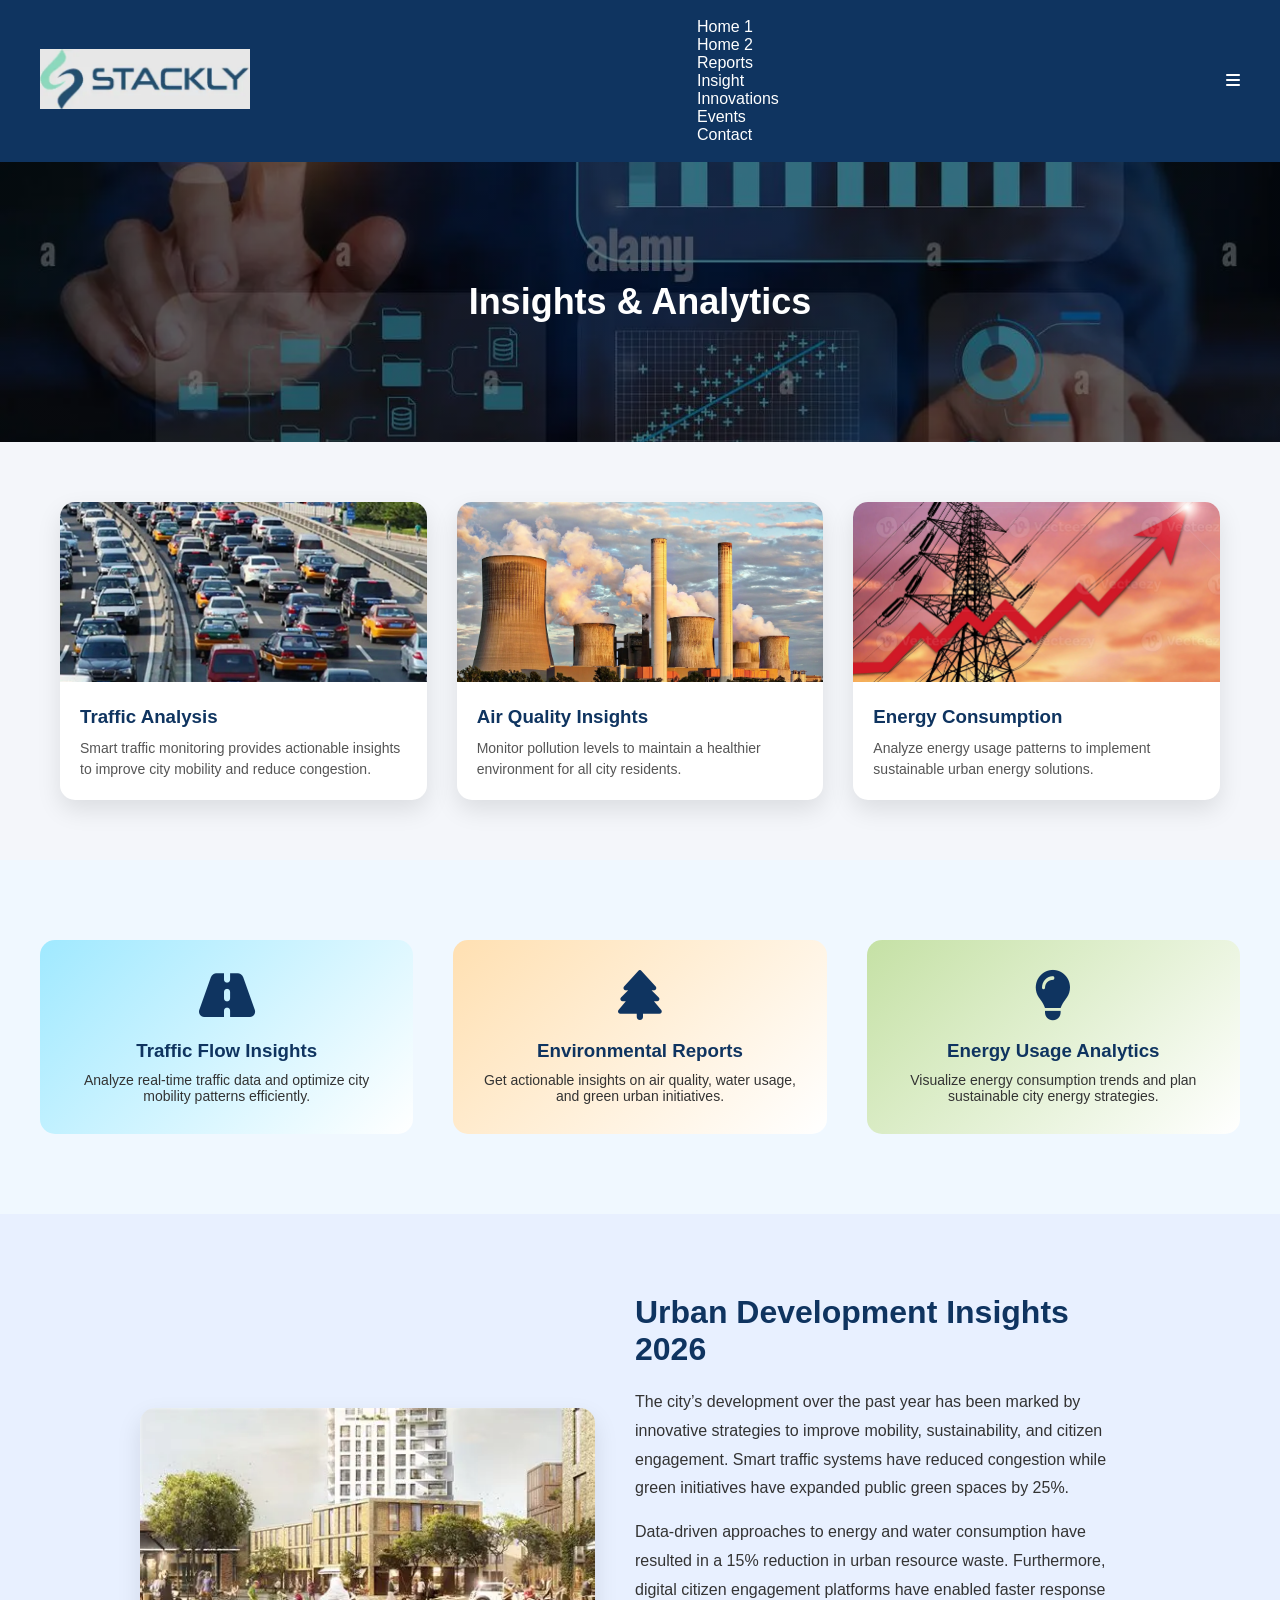
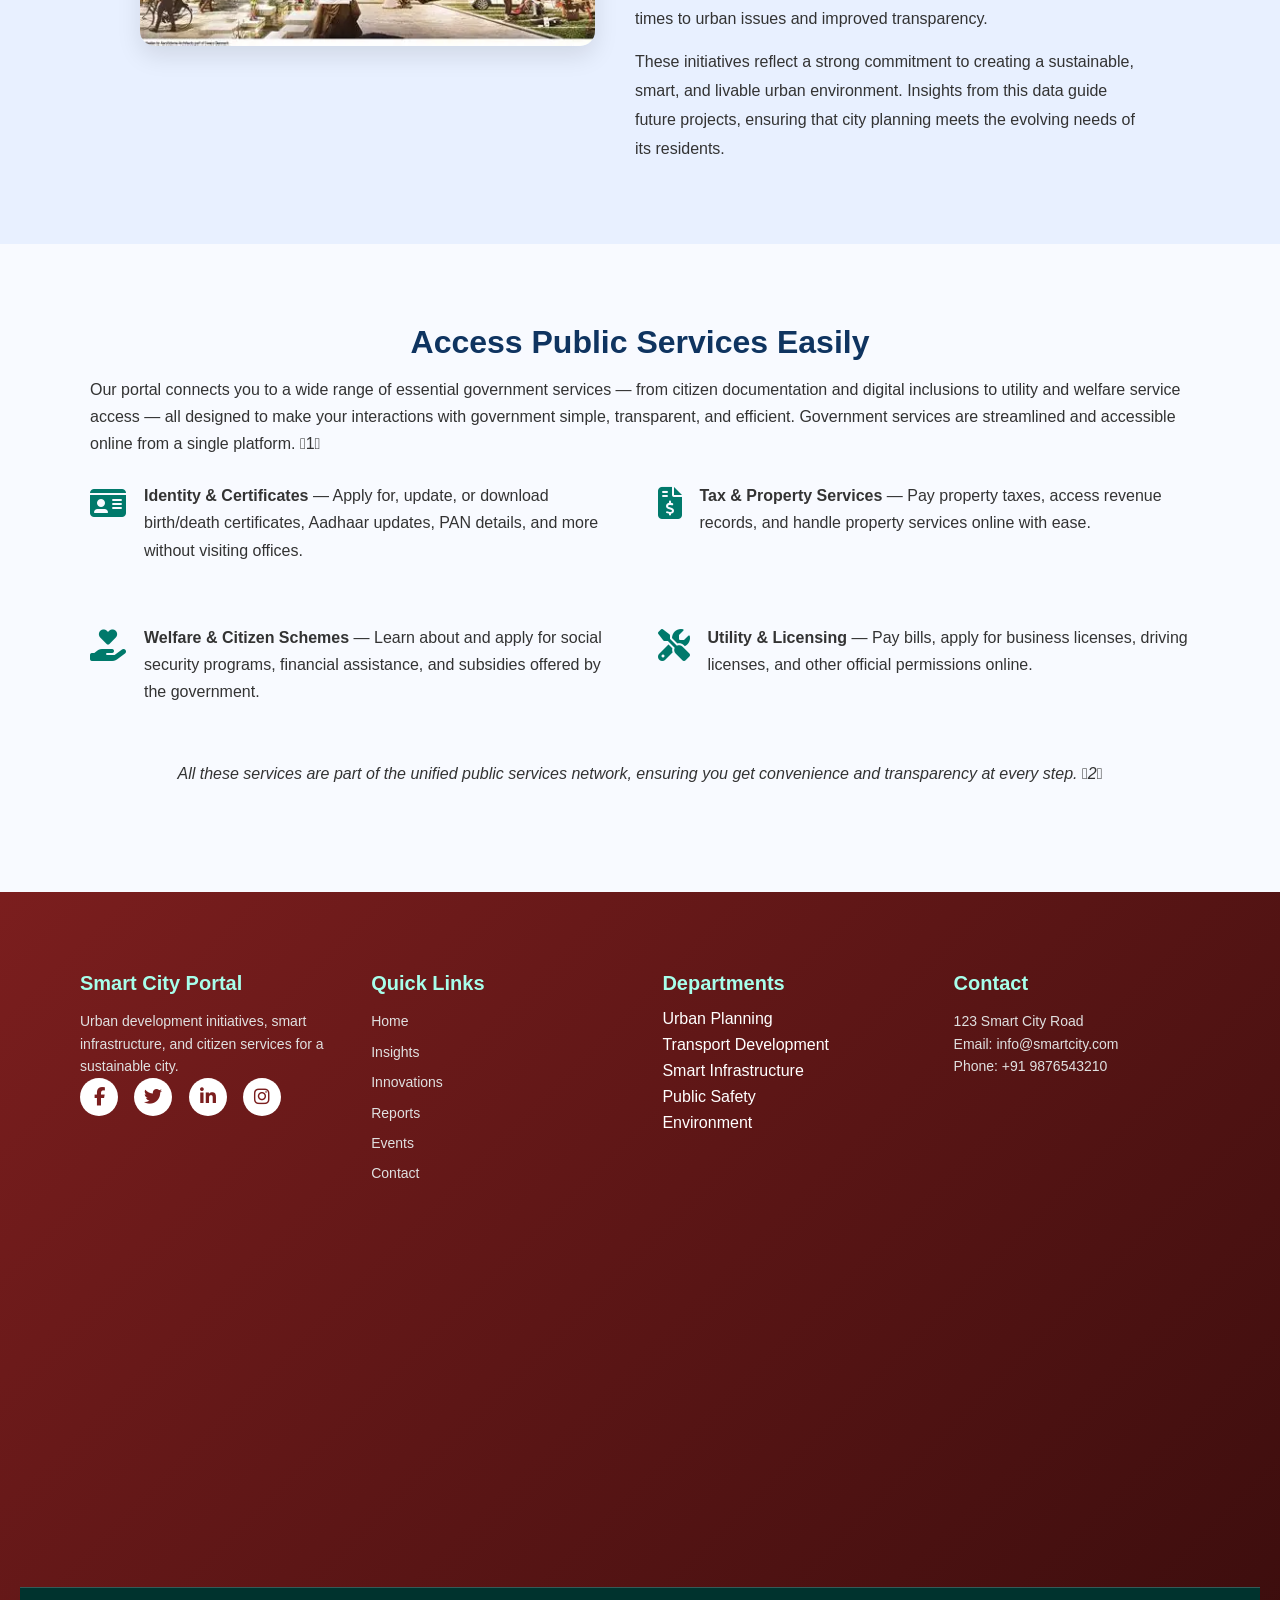
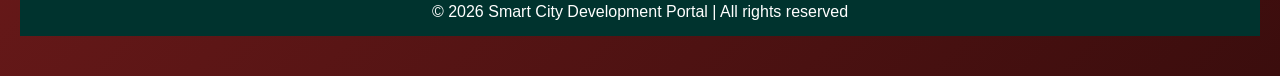
<file: insights.html>
<!DOCTYPE html>
<html lang="en">
<head>
  <link rel="stylesheet" href="footer.css">
  <link rel="stylesheet"
href="https://cdnjs.cloudflare.com/ajax/libs/font-awesome/6.5.0/css/all.min.css">
  <meta charset="UTF-8">
  <meta name="viewport" content="width=device-width, initial-scale=1.0">

  <link rel="stylesheet" href="./header.css">
  <title>Insights - Urban Development Portal</title>
  <link rel="stylesheet" href="https://cdnjs.cloudflare.com/ajax/libs/font-awesome/6.5.0/css/all.min.css">
  <style>
    /* ===== GLOBAL ===== */
    * { margin:0; padding:0; box-sizing:border-box; font-family:"Poppins",sans-serif; }
    body { background:#f4f6fa; color:#333; }
    a { text-decoration:none; color:inherit; }
    ul { list-style:none; }

    /* ===== HEADER ===== */
    header {
      display:flex; justify-content:space-between; align-items:center;
      padding:18px 40px; background:#0f3460; color:white;
    }
    header img { height:60px; }
    nav a { margin:0 15px; font-weight:bold; color:white; transition:0.3s; }
    nav a:hover { color:#ffcc00; }
    .menu-toggle { display:none; font-size:28px; cursor:pointer; }

    /* ===== HERO ===== */
    .hero {
      height:280px;
      background:linear-gradient(rgba(0,0,0,0.5),rgba(0,0,0,0.5)),
                 url('./images/29.webp');
      background-size:cover; background-position:center;
      display:flex; align-items:center; justify-content:center;
      color:white; font-size:36px; font-weight:bold; text-align:center;
    }

    /* ===== INSIGHTS CARDS ===== */
    .insights-section { padding:60px 20px; max-width:1200px; margin:0 auto; }
    .insights-grid { display:flex; gap:30px; flex-wrap:wrap; justify-content:center; }

    .insight-card {
      flex:1 1 30%;
      background:white; border-radius:15px; overflow:hidden;
      box-shadow:0 10px 25px rgba(0,0,0,0.1); transition:transform 0.3s;
      min-width:280px;
    }
    .insight-card:hover { transform:translateY(-10px); }
    .insight-card img { width:100%; height:180px; object-fit:cover; }
    .insight-card-content { padding:20px; }
    .insight-card-content h3 { color:#0f3460; margin-bottom:10px; }
    .insight-card-content p { font-size:14px; line-height:1.5; color:#555; }

    /* ===== FOOTER ===== */
    footer { background:#004d40; color:white; padding:40px 20px; }
    .footer-container { display:flex; justify-content:space-between; flex-wrap:wrap; max-width:1200px; margin:0 auto; gap:30px; }
    .footer-box h3 { font-size:20px; margin-bottom:15px; color:#a7ffeb; }
    .footer-box p, .footer-box a { font-size:14px; color:#e0f2f1; line-height:1.6; }
    .footer-box ul li { margin-bottom:8px; }
    .footer-box ul li a:hover { color:#a7ffeb; }
    .footer-social a { display:inline-block; margin-right:12px; width:38px; height:38px; line-height:38px; border-radius:50%; background:#a7ffeb; color:#004d40; text-align:center; transition:0.3s; }
    .footer-social a:hover { background:#004d40; color:#a7ffeb; transform:translateY(-5px); }
    .footer-bottom { text-align:center; background:#00332e; padding:15px 0; margin-top:20px; }

    /* ===== RESPONSIVE ===== */
    @media(max-width:900px){ 
      .menu-toggle { display:block; } 
      nav { display:none; } 
      .insights-grid { flex-direction:column; align-items:center; } 
      .insight-card { flex:1 1 80%; } 
    }
  </style>
</head>
<body>

  <!-- HEADER -->
  <header class="top-header">

  <a href="insights.html">
    <img src="./images/white-logo.webp" class="site-logo">
  </a>

  <ul class="main-menu" id="mainMenu">
    <li><a href="home1.html">Home 1</a></li>
    <li><a href="home2.html">Home 2</a></li>
    <li><a href="reports.html">Reports</a></li>
    <li><a href="insight.html">Insight</a></li>
    <li><a href="invocations.html">Innovations</a></li>
    <li><a href="events.html">Events</a></li>
    <li><a href="contact.html">Contact</a></li>
  </ul>

  <div class="hamburger" onclick="openMenu()">
    <i class="fa-solid fa-bars"></i>
  </div>

</header>
  <!-- HERO -->
  <div class="hero">Insights & Analytics</div>

  <!-- INSIGHTS CARDS -->
  <section class="insights-section">
    <div class="insights-grid">
      <div class="insight-card">
        <img src="./images/dataset-card (3).webp">
        <div class="insight-card-content">
          <h3>Traffic Analysis</h3>
          <p>Smart traffic monitoring provides actionable insights to improve city mobility and reduce congestion.</p>
        </div>
      </div>

      <div class="insight-card">
        <img src="./images/30.webp" alt="Air Quality">
        <div class="insight-card-content">
          <h3>Air Quality Insights</h3>
          <p>Monitor pollution levels to maintain a healthier environment for all city residents.</p>
        </div>
      </div>

      <div class="insight-card">
        <img src="./images/31.webp" alt="Energy Usage">
        <div class="insight-card-content">
          <h3>Energy Consumption</h3>
          <p>Analyze energy usage patterns to implement sustainable urban energy solutions.</p>
        </div>
      </div>
    </div>
  </section>



  <!-- ===== INSIGHTS HIGHLIGHTS SECTION ===== -->
<section class="insights-highlights" style="background:#f0f8ff; padding:80px 20px;">
  <div style="max-width:1200px; margin:0 auto; display:flex; flex-wrap:wrap; gap:40px; justify-content:space-between;">

    <!-- Highlight 1 -->
    <div style="flex:1 1 30%; text-align:center; padding:30px; border-radius:15px; background:linear-gradient(135deg, #a0e9ff, #ffffff); transition:transform 0.4s; cursor:pointer;">
      <i class="fa-solid fa-road" style="font-size:50px; color:#0f3460; margin-bottom:20px;"></i>
      <h3 style="color:#0f3460; margin-bottom:10px;">Traffic Flow Insights</h3>
      <p style="font-size:14px; color:#333;">Analyze real-time traffic data and optimize city mobility patterns efficiently.</p>
    </div>

    <!-- Highlight 2 -->
    <div style="flex:1 1 30%; text-align:center; padding:30px; border-radius:15px; background:linear-gradient(135deg, #ffe0b2, #ffffff); transition:transform 0.4s; cursor:pointer;">
      <i class="fa-solid fa-tree" style="font-size:50px; color:#0f3460; margin-bottom:20px;"></i>
      <h3 style="color:#0f3460; margin-bottom:10px;">Environmental Reports</h3>
      <p style="font-size:14px; color:#333;">Get actionable insights on air quality, water usage, and green urban initiatives.</p>
    </div>

    <!-- Highlight 3 -->
    <div style="flex:1 1 30%; text-align:center; padding:30px; border-radius:15px; background:linear-gradient(135deg, #c5e1a5, #ffffff); transition:transform 0.4s; cursor:pointer;">
      <i class="fa-solid fa-lightbulb" style="font-size:50px; color:#0f3460; margin-bottom:20px;"></i>
      <h3 style="color:#0f3460; margin-bottom:10px;">Energy Usage Analytics</h3>
      <p style="font-size:14px; color:#333;">Visualize energy consumption trends and plan sustainable city energy strategies.</p>
    </div>

  </div>
</section>

<!-- ===== ANIMATION ===== -->
<style>
  .insights-highlights div:hover {
    transform: translateY(-10px) scale(1.03);
  }
  @media (max-width:900px) {
    .insights-highlights div { flex:1 1 100%; }
  }
</style>

<!-- ===== INSIGHT REPORT SECTION ===== -->
<section class="insight-report" style="background:#e8f0ff; padding:80px 20px;">
  <div style="max-width:1000px; margin:0 auto; display:flex; flex-wrap:wrap; gap:40px; align-items:center;">

    <!-- Left side: image or illustration -->
    <div style="flex:1 1 45%;">
      <img src="./images/32.webp" 
           alt="Urban Insight" style="width:100%; border-radius:15px; box-shadow:0 10px 25px rgba(0,0,0,0.1);">
    </div>

    <!-- Right side: text -->
    <div style="flex:1 1 50%; text-align:left;">
      <h2 style="color:#0f3460; font-size:32px; margin-bottom:20px;">Urban Development Insights 2026</h2>
      <p style="font-size:16px; line-height:1.8; color:#333; margin-bottom:15px;">
        The city’s development over the past year has been marked by innovative strategies to improve mobility, sustainability, and citizen engagement. Smart traffic systems have reduced congestion while green initiatives have expanded public green spaces by 25%.
      </p>
      <p style="font-size:16px; line-height:1.8; color:#333; margin-bottom:15px;">
        Data-driven approaches to energy and water consumption have resulted in a 15% reduction in urban resource waste. Furthermore, digital citizen engagement platforms have enabled faster response times to urban issues and improved transparency.
      </p>
      <p style="font-size:16px; line-height:1.8; color:#333;">
        These initiatives reflect a strong commitment to creating a sustainable, smart, and livable urban environment. Insights from this data guide future projects, ensuring that city planning meets the evolving needs of its residents.
      </p>
    </div>

  </div>
</section>

<!-- ===== RESPONSIVE ===== -->
<style>
  @media(max-width:900px){
    .insight-report div { flex:1 1 100%; }
    .insight-report img { margin-bottom:30px; }
    .insight-report h2 { text-align:center; }
    .insight-report p { text-align:center; }
  }
</style>


<!-- ===== GOVERNMENT SERVICES SECTION ===== -->
<section class="gov-services-section">
  <div class="gov-services-container">
    <h2>Access Public Services Easily</h2>
    <p>
      Our portal connects you to a wide range of essential government services — from citizen documentation and digital inclusions to utility and welfare service access — all designed to make your interactions with government simple, transparent, and efficient.
      Government services are streamlined and accessible online from a single platform. 1
    </p>

    <div class="gov-services-list">
      <div class="gov-service-text">
        <i class="fa-solid fa-id-card"></i>
        <p><strong>Identity & Certificates</strong> — Apply for, update, or download birth/death certificates, Aadhaar updates, PAN details, and more without visiting offices.</p>
      </div>

      <div class="gov-service-text">
        <i class="fa-solid fa-file-invoice-dollar"></i>
        <p><strong>Tax & Property Services</strong> — Pay property taxes, access revenue records, and handle property services online with ease.</p>
      </div>

      <div class="gov-service-text">
        <i class="fa-solid fa-hand-holding-heart"></i>
        <p><strong>Welfare & Citizen Schemes</strong> — Learn about and apply for social security programs, financial assistance, and subsidies offered by the government.</p>
      </div>

      <div class="gov-service-text">
        <i class="fa-solid fa-screwdriver-wrench"></i>
        <p><strong>Utility & Licensing</strong> — Pay bills, apply for business licenses, driving licenses, and other official permissions online.</p>
      </div>
    </div>

    <p class="gov-services-note">
      All these services are part of the unified public services network, ensuring you get convenience and transparency at every step. 2
    </p>
  </div>
</section>

<style>
/* ===== GOVERNMENT SERVICES SECTION ===== */
.gov-services-section {
  background: #f8faff;
  padding: 80px 20px;
}

.gov-services-container {
  max-width: 1100px;
  margin: auto;
  text-align: left;
}

.gov-services-section h2 {
  font-size: 32px;
  color: #0f3460;
  margin-bottom: 15px;
  text-align: center;
}

.gov-services-section p {
  font-size: 16px;
  line-height: 1.7;
  color: #333;
  margin-bottom: 25px;
}

.gov-services-list {
  display: flex;
  flex-direction: column;
  gap: 25px;
  margin-top: 20px;
}

.gov-service-text {
  display: flex;
  align-items: flex-start;
  gap: 18px;
}

.gov-service-text i {
  font-size: 32px;
  color: #00796b;
  margin-top: 5px;
}

.gov-services-note {
  margin-top: 30px;
  font-style: italic;
  text-align: center;
  color: #555;
}

/* Responsive */
@media (min-width: 768px) {
  .gov-services-list {
    flex-direction: row;
    flex-wrap: wrap;
    gap: 35px;
  }
  .gov-service-text {
    flex: 1 1 calc(50% - 30px);
  }
}
</style>
  <!-- ===== FOOTER (Insights style) ===== -->

<script>
function openMenu(){
document.getElementById("mainMenu").classList.toggle("show");
}
</script>


<style>

.footer{
background:linear-gradient(135deg,#7b1e1e,#3b0d0d);
color:white;
padding-top:40px;
font-family:Arial;
}

.footer-container{
display:flex;
justify-content:space-between;
flex-wrap:wrap;
padding:40px;
}

.footer-box{
width:22%;
}

.footer-box h3{
margin-bottom:15px;
}

.footer-box p,
.footer-box a{
color:#e0e0e0;
font-size:14px;
line-height:1.6;
text-decoration:none;
}

.footer-box ul{
list-style:none;
padding:0;
}

.footer-box ul li{
margin-bottom:8px;
}

.footer-social a{
display:inline-block;
margin-right:12px;
font-size:18px;
width:38px;
height:38px;
text-align:center;
line-height:38px;
border-radius:50%;
background:white;
color:#7b1e1e;
transition:0.3s;
}

.footer-social a:hover{
transform:translateY(-5px);
}

.footer-bottom{
text-align:center;
padding:15px 0;
border-top:1px solid rgba(255,255,255,0.2);
margin-top:20px;
}

@media(max-width:900px){
.footer-box{
width:45%;
margin-bottom:25px;
}
}

@media(max-width:500px){
.footer-box{
width:100%;
}
}

</style>


<footer class="footer">

<div class="footer-container">

<div class="footer-box">
<h3>Smart City Portal</h3>
<p>
Urban development initiatives, smart infrastructure,
and citizen services for a sustainable city.
</p>

<div class="footer-social">

<a href="404.html"><i class="fa-brands fa-facebook-f"></i></a>

<a href="404.html"><i class="fa-brands fa-twitter"></i></a>

<a href="404.html"><i class="fa-brands fa-linkedin-in"></i></a>

<a href="404.html"><i class="fa-brands fa-instagram"></i></a>

</div>
</div>


<div class="footer-box">
<h3>Quick Links</h3>
<ul>
<li><a href="home2.html">Home</a></li>
<li><a href="insights.html">Insights</a></li>
<li><a href="innovations.html">Innovations</a></li>
<li><a href="reports.html">Reports</a></li>
<li><a href="events.html">Events</a></li>
<li><a href="contact.html">Contact</a></li>
</ul>
</div>


<div class="footer-box">
<h3>Departments</h3>
<ul>
<li>Urban Planning</li>
<li>Transport Development</li>
<li>Smart Infrastructure</li>
<li>Public Safety</li>
<li>Environment</li>
</ul>
</div>


<div class="footer-box">
<h3>Contact</h3>
<p>123 Smart City Road</p>
<p>Email: info@smartcity.com</p>
<p>Phone: +91 9876543210</p>
</div>

<div class="container">

<iframe 
src="https://maps.google.com/maps?q=Hyderabad%20India&output=embed"
width="100%" 
height="300"
style="border:0;">
</iframe>

</div>
</div>

<div class="footer-bottom">
© 2026 Smart City Development Portal | All rights reserved
</div>
<script>
function openMenu(){
  document.getElementById("mainMenu").classList.toggle("show");
}
</script>
</footer>
</body>
</html>
</file>
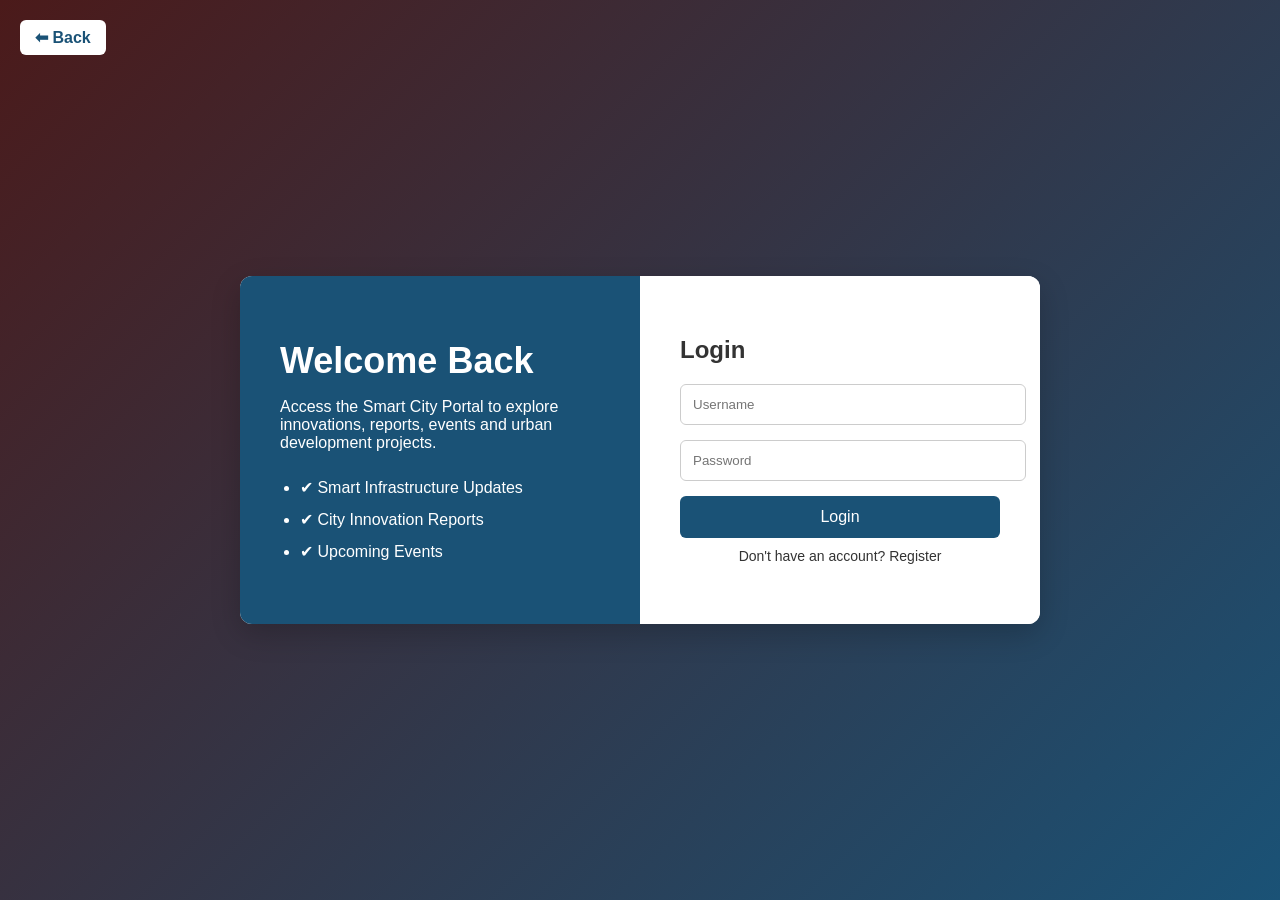
<file: login.html>
<!DOCTYPE html>
<html>
<head>
<title>Login - Smart City Portal</title>
<link rel="stylesheet" href="login.css">

<meta name="viewport" content="width=device-width, initial-scale=1.0">

<style>

/* FULL PAGE */
body{
    margin:0;
    font-family:Arial, sans-serif;
    background:linear-gradient(135deg,#4b1a1a,#1a5276);
    display:flex;
    justify-content:center;
    align-items:center;
    height:100vh;
}

/* CONTAINER */
.login-container{
    display:flex;
    width:800px;
    background:white;
    border-radius:12px;
    overflow:hidden;
    box-shadow:0 10px 30px rgba(0,0,0,0.2);
}

/* LEFT */
.left{
    background:#1a5276;
    color:white;
    padding:40px;
    width:50%;
}

.left h1{
    margin-bottom:10px;
}

.left ul{
    margin-top:20px;
    padding-left:20px;
}

/* RIGHT */
.right{
    padding:40px;
    width:50%;
}

.right h2{
    margin-bottom:20px;
}

/* INPUTS */
input{
    width:100%;
    padding:12px;
    margin-bottom:15px;
    border:1px solid #ccc;
    border-radius:6px;
}

/* BUTTON */
button{
    width:100%;
    padding:12px;
    background:#1a5276;
    color:white;
    border:none;
    border-radius:6px;
    cursor:pointer;
    font-size:16px;
}

button:hover{
    background:#154360;
}

/* EXTRA TEXT */
.extra{
    margin-top:10px;
    font-size:14px;
}

/* BACK BUTTON */
.back-btn{
    position:absolute;
    top:20px;
    left:20px;
    background:white;
    color:#1a5276;
    padding:8px 15px;
    border-radius:6px;
    text-decoration:none;
    font-weight:bold;
}

/* MOBILE */
@media(max-width:768px){
    .login-container{
        flex-direction:column;
        width:90%;
    }

    .left, .right{
        width:100%;
    }
}

</style>

</head>

<body>

<!-- 🔙 BACK BUTTON -->
<a href="index.html" class="back-btn">⬅ Back</a>

<div class="login-container">

<div class="left">
<h1>Welcome Back</h1>
<p>Access the Smart City Portal to explore innovations, reports, events and urban development projects.</p>

<ul>
<li>✔ Smart Infrastructure Updates</li>
<li>✔ City Innovation Reports</li>
<li>✔ Upcoming Events</li>
</ul>
</div>

<div class="right">
<h2>Login</h2>

<form>
<input type="text" placeholder="Username" required>
<input type="password" placeholder="Password" required>

<button type="submit">Login</button>

<p class="extra">Don't have an account? Register</p>
</form>

</div>

</div>

</body>
</html>
</file>
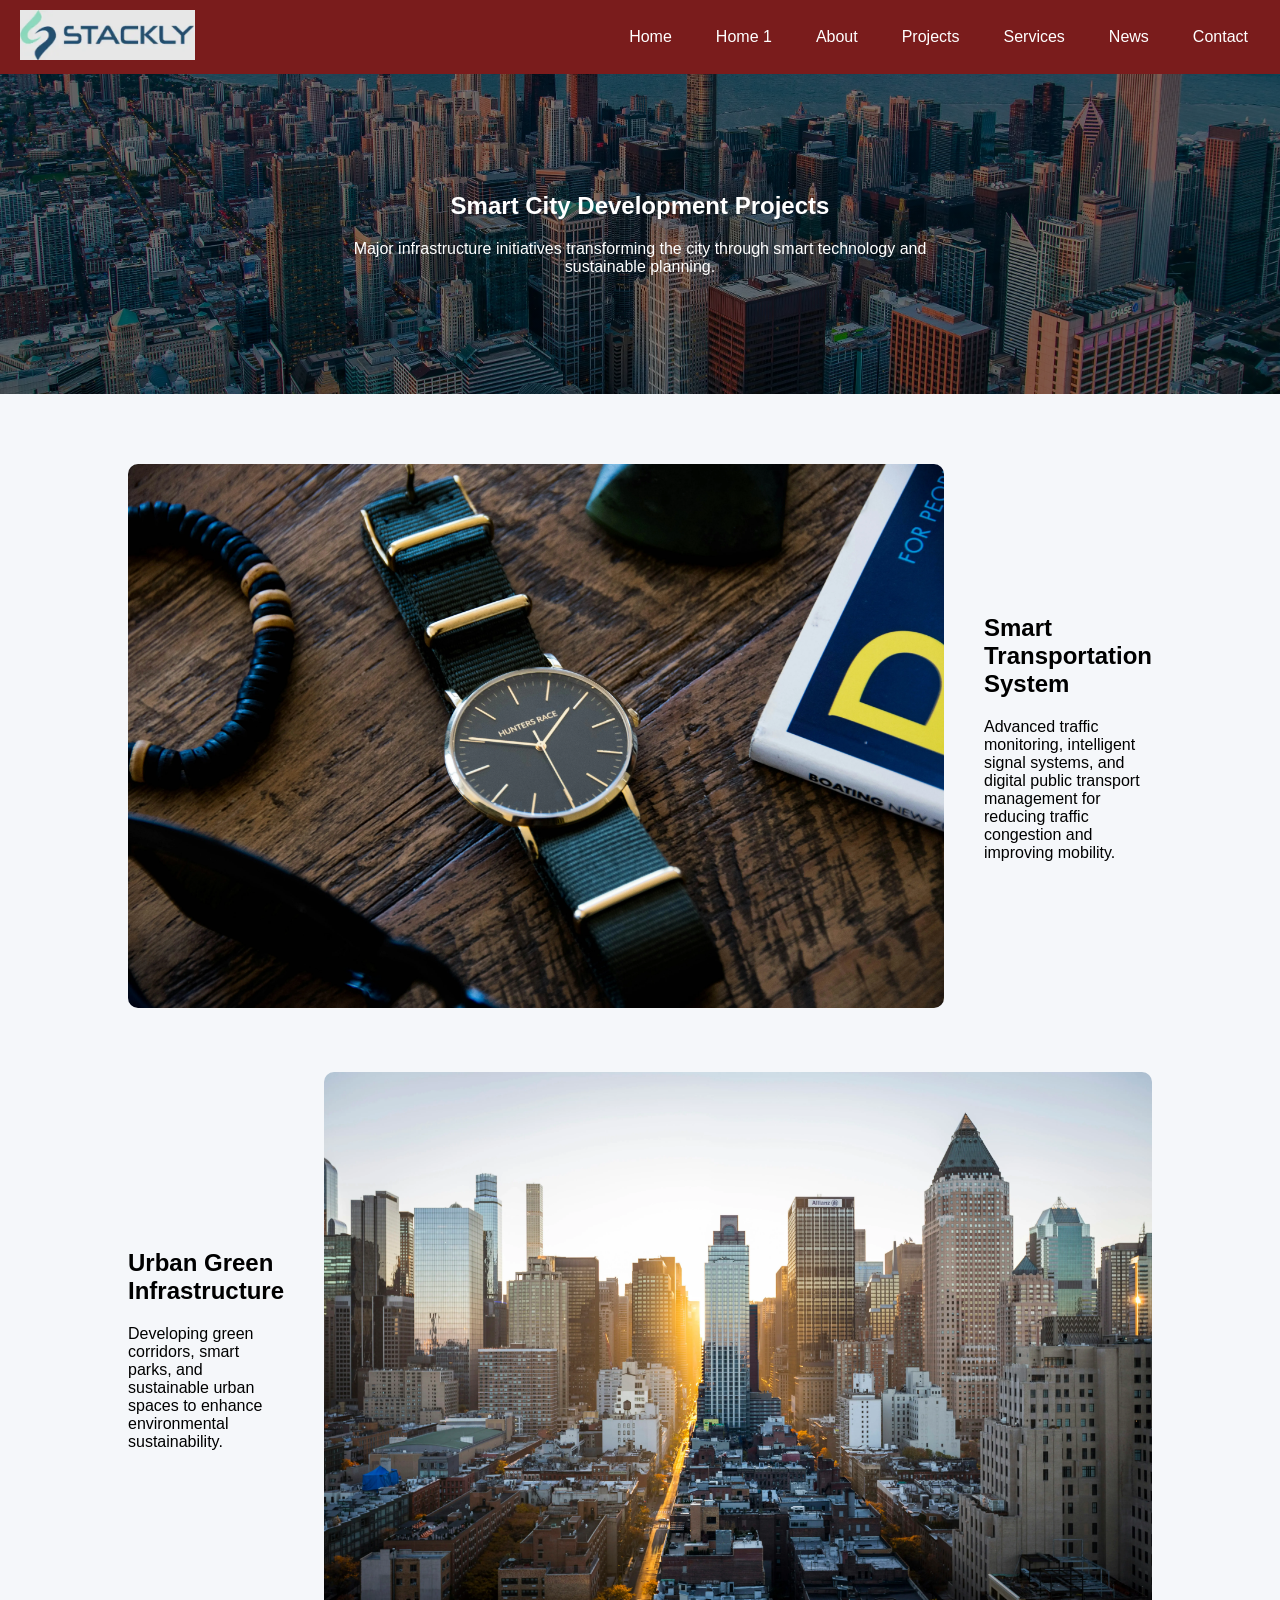
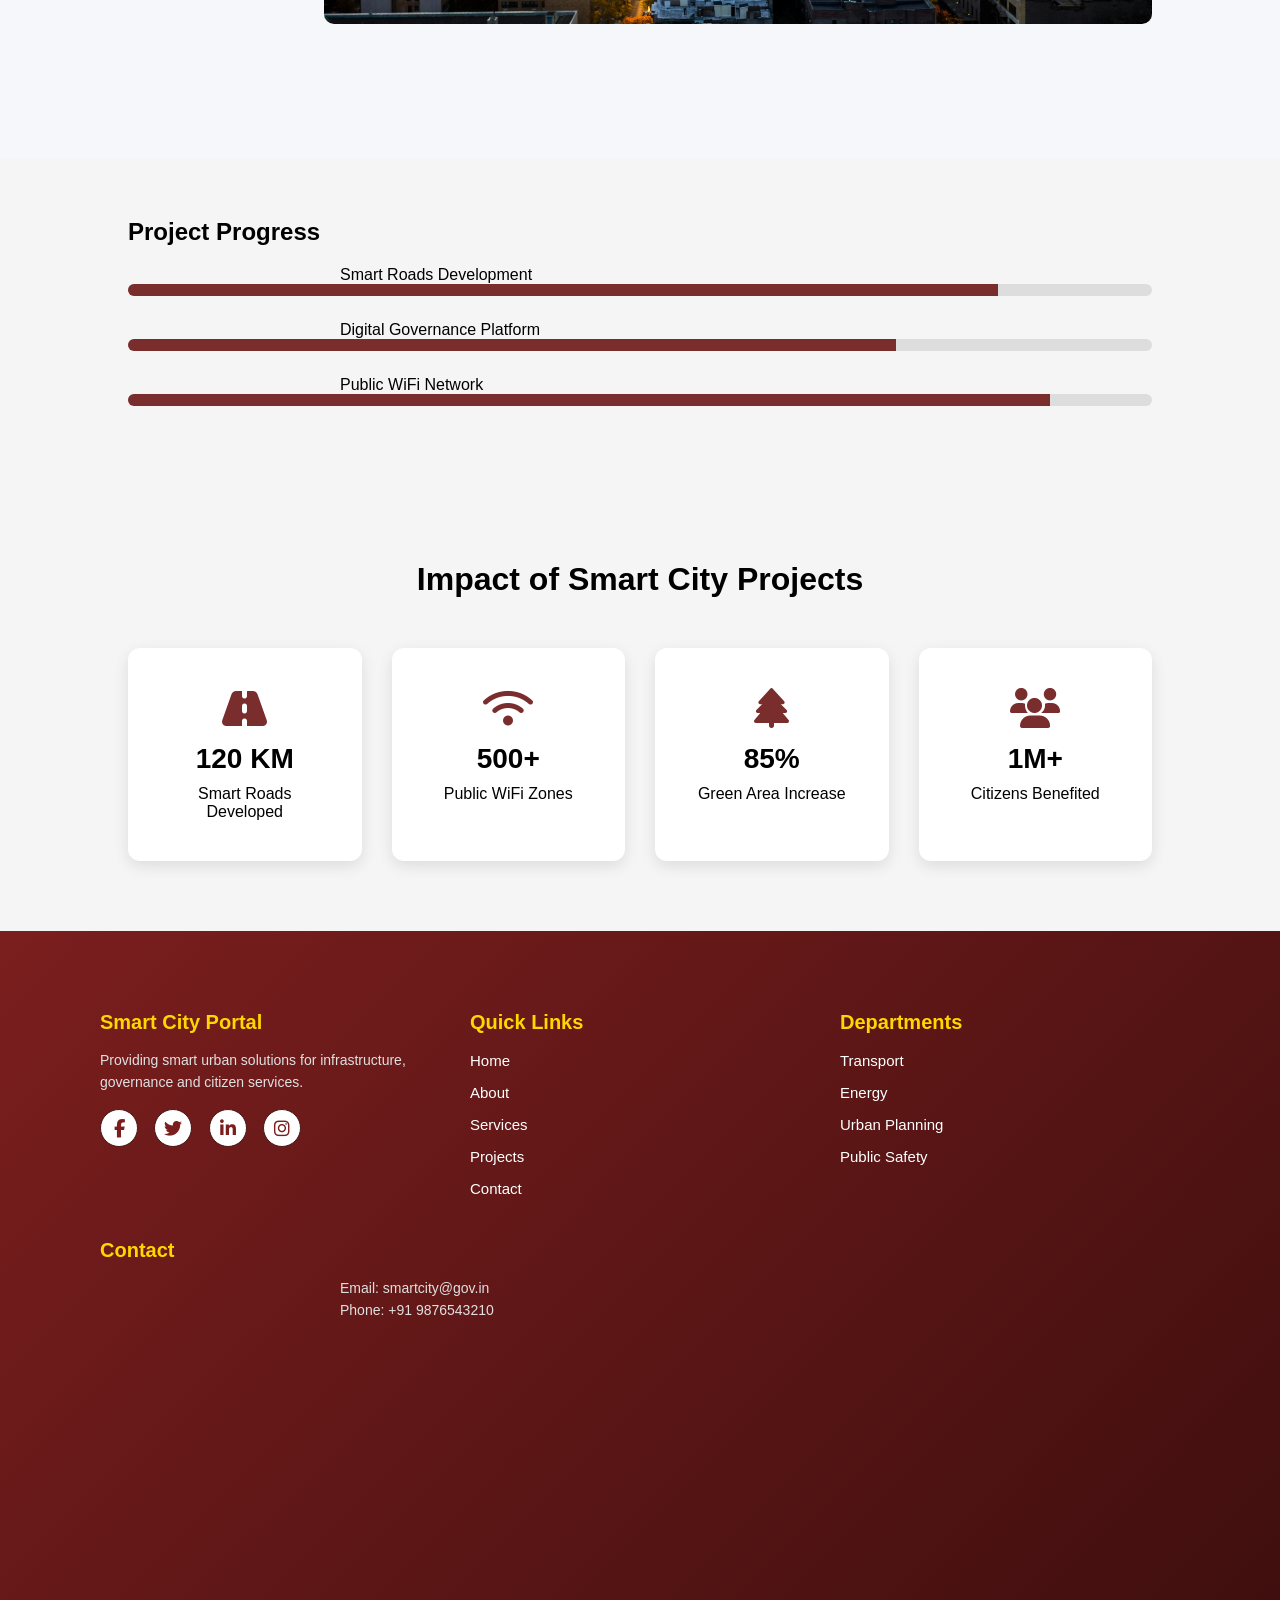
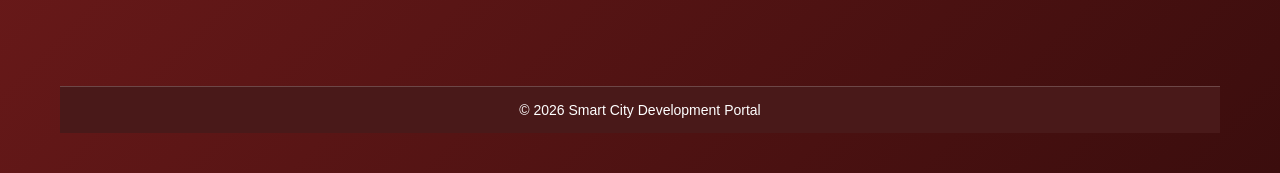
<file: projects.html>
<!DOCTYPE html>
<html lang="en">
<head>

<meta charset="UTF-8">
<meta name="viewport" content="width=device-width, initial-scale=1.0">

<title>Smart City Projects</title>
<link rel="stylesheet" href="footer.css">
<link rel="stylesheet" href="style.css">

<link rel="stylesheet"
href="https://cdnjs.cloudflare.com/ajax/libs/font-awesome/6.5.0/css/all.min.css">
<link rel="stylesheet" href="https://cdnjs.cloudflare.com/ajax/libs/font-awesome/6.5.0/css/all.min.css">
</head>

<body>

<!-- HEADER -->
<header class="top-header">

  <a href="projects.html">
    <img src="./images/white-logo.webp" class="site-logo">
  </a>

  <ul class="main-menu" id="mainMenu">
    <li><a href="index.html">Home</a></li>
    <li><a href="home1.html">Home 1</a></li>
    <li><a href="about.html">About</a></li>
    <li><a href="projects.html">Projects</a></li>
    <li><a href="services.html">Services</a></li>
    <li><a href="news.html">News</a></li>
    <li><a href="contact.html">Contact</a></li>
  </ul>

  <div class="hamburger" onclick="openMenu()">
    <i class="fa-solid fa-bars"></i>
  </div>

</header>
<!-- HERO -->

<section class="project-hero">

<h1>Smart City Development Projects</h1>

<p>
Major infrastructure initiatives transforming the city
through smart technology and sustainable planning.
</p>

</section>


<!-- PROJECT SHOWCASE -->

<section class="project-showcase">

<div class="project-row">

<div class="project-img">
<img src="./images/photo-1508057198894-247b23fe5ade (4).webp">
</div>

<div class="project-text">

<h2>Smart Transportation System</h2>

<p>
Advanced traffic monitoring, intelligent signal systems,
and digital public transport management for reducing
traffic congestion and improving mobility.
</p>

</div>

</div>


<div class="project-row reverse">

<div class="project-img">
<img src="./images/40.webp">
</div>

<div class="project-text">

<h2>Urban Green Infrastructure</h2>

<p>
Developing green corridors, smart parks, and sustainable
urban spaces to enhance environmental sustainability.
</p>

</div>

</div>

</section>


<!-- PROJECT PROGRESS -->

<section class="project-progress">

<h2>Project Progress</h2>

<div class="progress-item">

<p>Smart Roads Development</p>
<div class="progress-bar">
<span style="width:85%"></span>
</div>

</div>

<div class="progress-item">

<p>Digital Governance Platform</p>
<div class="progress-bar">
<span style="width:75%"></span>
</div>

</div>

<div class="progress-item">

<p>Public WiFi Network</p>
<div class="progress-bar">
<span style="width:90%"></span>
</div>

</div>

</section>


<!-- PROJECT GALLERY -->

<section class="city-impact">

<h2>Impact of Smart City Projects</h2>

<div class="impact-container">

<div class="impact-box">

<i class="fa-solid fa-road"></i>
<h3>120 KM</h3>
<p>Smart Roads Developed</p>

</div>

<div class="impact-box">

<i class="fa-solid fa-wifi"></i>
<h3>500+</h3>
<p>Public WiFi Zones</p>

</div>

<div class="impact-box">

<i class="fa-solid fa-tree"></i>
<h3>85%</h3>
<p>Green Area Increase</p>

</div>

<div class="impact-box">

<i class="fa-solid fa-users"></i>
<h3>1M+</h3>
<p>Citizens Benefited</p>

</div>

</div>

</section>

<!-- FOOTER -->

<footer class="footer">

<div class="footer-container">

<div class="footer-box">

<h3>Smart City Portal</h3>

<p>
Providing smart urban solutions for infrastructure,
governance and citizen services.
</p>
<div class="footer-social">

<a href="404.html"><i class="fa-brands fa-facebook-f"></i></a>

<a href="404.html"><i class="fa-brands fa-twitter"></i></a>

<a href="404.html"><i class="fa-brands fa-linkedin-in"></i></a>

<a href="404.html"><i class="fa-brands fa-instagram"></i></a>

</div>
</div>


<div class="footer-box">

<h3>Quick Links</h3>

<ul>
<li><a href="index.html">Home</a></li>
<li><a href="about.html">About</a></li>
<li><a href="services.html">Services</a></li>
<li><a href="projects.html">Projects</a></li>
<li><a href="contact.html">Contact</a></li>
</ul>

</div>


<div class="footer-box">

<h3>Departments</h3>

<ul>
<li><a href="#">Transport</a></li>
<li><a href="#">Energy</a></li>
<li><a href="#">Urban Planning</a></li>
<li><a href="#">Public Safety</a></li>
</ul>

</div>


<div class="footer-box">

<h3>Contact</h3>

<p>Email: smartcity@gov.in</p>
<p>Phone: +91 9876543210</p>

</div>

</div>

<div class="container">

<iframe 
src="https://maps.google.com/maps?q=Hyderabad%20India&output=embed"
width="100%" 
height="300"
style="border:0;">
</iframe>

</div>
<div class="footer-bottom">

<p>© 2026 Smart City Development Portal</p>

</div>

</footer>
<script>
function openMenu(){
  document.getElementById("mainMenu").classList.toggle("show");
}
</script>
</body>
</html>
</file>
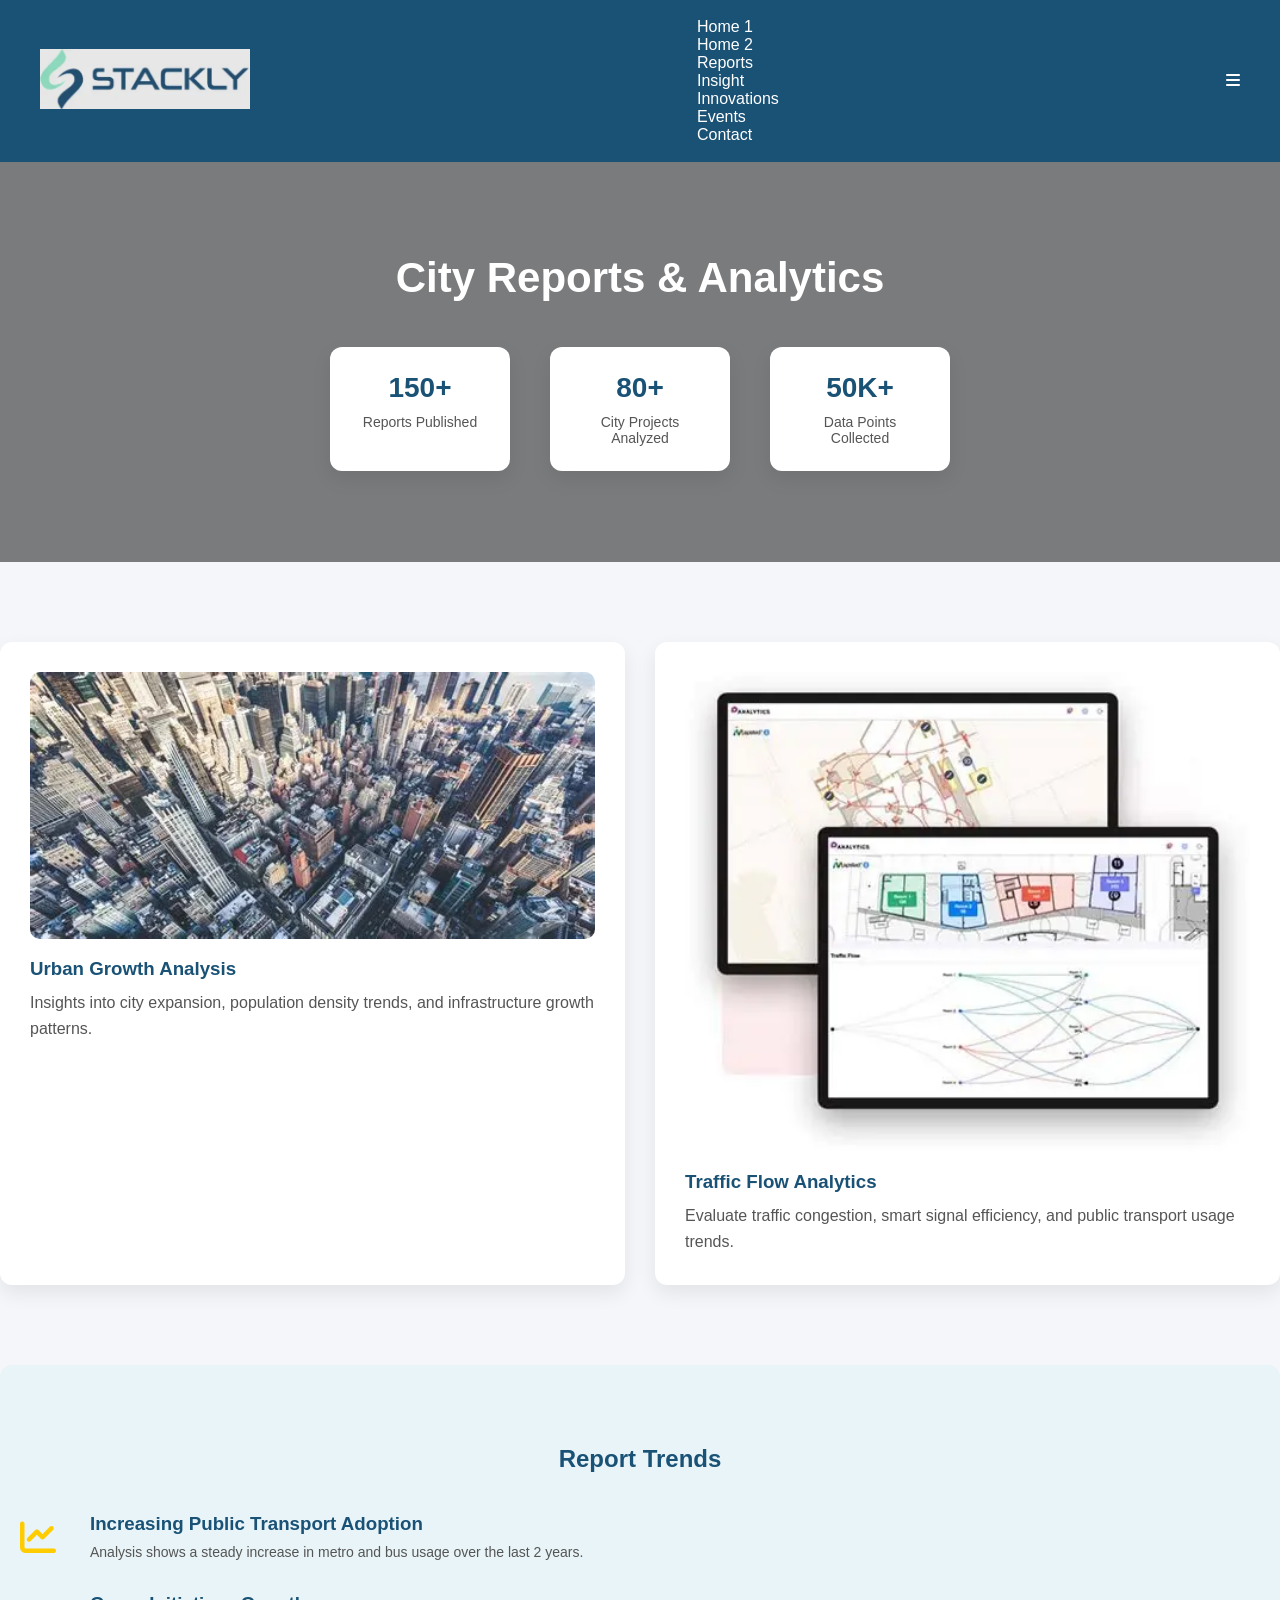
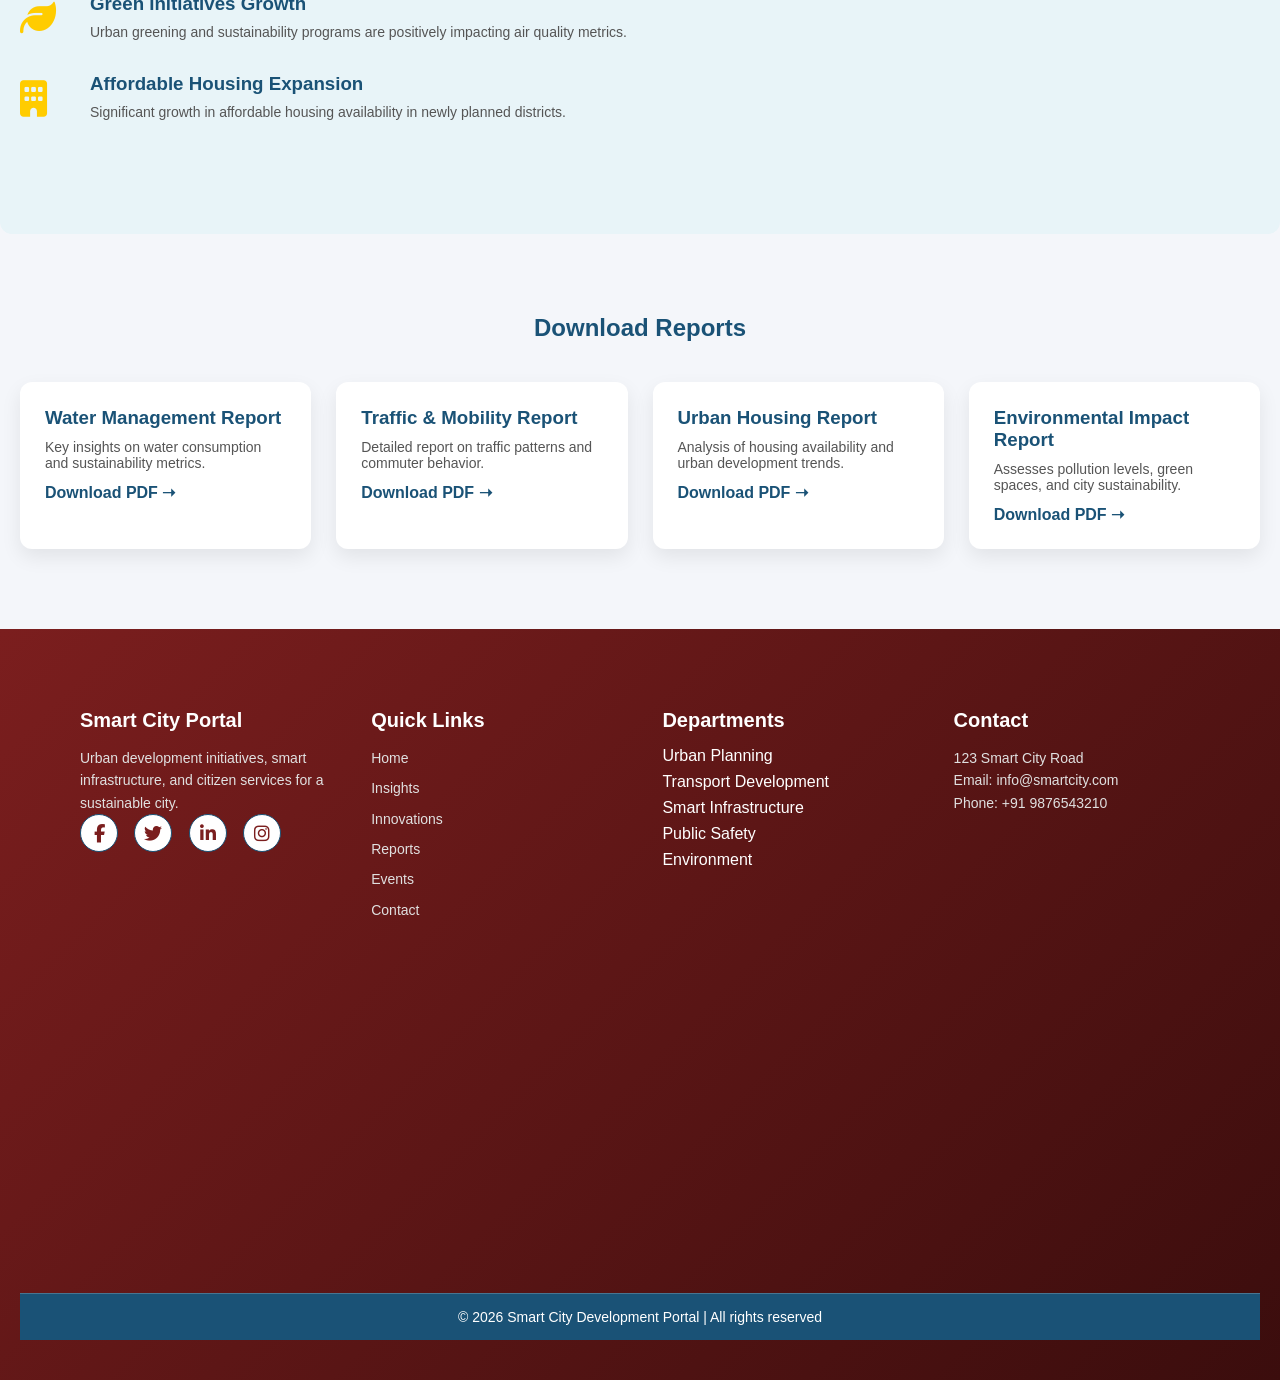
<file: reports.html>
<!DOCTYPE html>
<html lang="en">
<head>
<meta charset="UTF-8">
<meta name="viewport" content="width=device-width, initial-scale=1.0">
<title>Reports - Smart City Portal</title>
<link rel="stylesheet" href="./header.css">
<link rel="stylesheet" href="https://cdnjs.cloudflare.com/ajax/libs/font-awesome/6.5.0/css/all.min.css">
<link rel="stylesheet" href="footer.css">
<style>
/* ===== GLOBAL ===== */
*{margin:0; padding:0; box-sizing:border-box; font-family:"Poppins",sans-serif;}
body{background:#f4f6fa; color:#333;}
a{text-decoration:none; color:inherit;}
ul{list-style:none;}

/* ===== HEADER ===== */
header{
  display:flex; justify-content:space-between; align-items:center;
  padding:18px 40px; background:#1a5276; color:white; /* unique header color */
}
header img{height:60px;}
nav a{margin:0 15px; font-weight:bold; color:white; transition:0.3s;}
nav a:hover{color:#ffcc00;}
.menu-toggle{display:none; font-size:28px; cursor:pointer;}

/* ===== HERO ===== */
.hero{
  height:400px; display:flex; flex-direction:column; align-items:center; justify-content:center; text-align:center;
  background: linear-gradient(rgba(0,0,0,0.5), rgba(0,0,0,0.5)), 
              url('https://images.unsplash.com/photo-1605902711622-cfb43c443e54?auto=format&fit=crop&w=1200&q=80');
  background-size:cover; background-position:center; color:white;
}
.hero h1{font-size:42px; margin-bottom:15px; animation:slideDown 1s;}
.hero p{font-size:18px; max-width:700px; animation:fadeIn 2s;}
@keyframes slideDown{from{opacity:0; transform:translateY(-50px);}to{opacity:1; transform:translateY(0);}}
@keyframes fadeIn{from{opacity:0;}to{opacity:1;}}

/* ===== STATS COUNTERS ===== */
.stats{
  display:flex; justify-content:center; gap:40px; margin-top:30px; flex-wrap:wrap;
}
.stat-box{
  background:white; padding:25px; border-radius:12px; width:180px; text-align:center;
  box-shadow:0 8px 20px rgba(0,0,0,0.08); transition:transform 0.3s;
}
.stat-box:hover{transform:translateY(-6px);}
.stat-box h2{font-size:28px; color:#1a5276; margin-bottom:10px;}
.stat-box p{font-size:14px; color:#555;}

/* ===== SECTION: DATA HIGHLIGHTS ===== */
.data-highlights{
  display:flex; flex-wrap:wrap; gap:30px; margin:80px 0;
}
.data-card{
  flex:1 1 45%; background:white; padding:30px; border-radius:12px;
  box-shadow:0 8px 20px rgba(0,0,0,0.08); transition:0.3s;
}
.data-card:hover{transform:translateY(-5px);}
.data-card img{width:100%; border-radius:10px; margin-bottom:15px;}
.data-card h3{color:#1a5276; margin-bottom:10px;}
.data-card p{color:#555; line-height:1.6;}

/* ===== SECTION: REPORT TRENDS ===== */
.trends-section{
  background:#e8f4f8; padding:80px 20px; border-radius:12px;
}
.trends-section h2{text-align:center; color:#1a5276; margin-bottom:40px;}
.trend{
  display:flex; gap:20px; align-items:center; flex-wrap:wrap; margin-bottom:30px;
}
.trend i{
  font-size:36px; color:#ffcc00; min-width:50px;
}
.trend-content h3{color:#1a5276; margin-bottom:6px;}
.trend-content p{color:#555; font-size:14px; line-height:1.6;}

/* ===== SECTION: DOWNLOADABLE REPORTS ===== */
.download-section{
  padding:80px 20px;
}
.download-section h2{text-align:center; color:#1a5276; margin-bottom:40px;}
.download-grid{
  display:grid; grid-template-columns:repeat(auto-fit,minmax(250px,1fr)); gap:25px;
}
.download-card{
  background:white; border-radius:12px; padding:25px; box-shadow:0 8px 20px rgba(0,0,0,0.08);
  transition:0.3s;
}
.download-card:hover{transform:translateY(-5px);}
.download-card h3{color:#1a5276; margin-bottom:10px;}
.download-card p{color:#555; font-size:14px; margin-bottom:12px;}
.download-card a{color:#1a5276; font-weight:bold;}
.download-card a:hover{color:#ffcc00;}

/* ===== FOOTER ===== */
footer{
  background:#1a5276; color:white; padding:40px 20px;
}
.footer-container{
  display:flex; justify-content:space-between; flex-wrap:wrap; max-width:1200px; margin:auto; gap:30px;
}
.footer-box h3{font-size:20px; margin-bottom:15px; color:white;}
.footer-box p,.footer-box a{font-size:14px; color:#e0e0e0; line-height:1.6;}
.footer-box ul li{margin-bottom:8px;}
.footer-box ul li a:hover{color:#ffcc00;}
.footer-social a{
  display:inline-block;margin-right:12px;font-size:18px;width:38px;height:38px;text-align:center;line-height:38px;
  border-radius:50%;background:white;color:#1a5276;border:1px solid #1a5276;transition:0.3s;
}
.footer-social a:hover{background:#1a5276;color:white;transform:translateY(-5px);}
.footer-bottom{text-align:center;background:#1a5276;padding:15px 0;margin-top:20px;font-size:14px;}

/* RESPONSIVE */
@media(max-width:900px){
  .data-highlights{flex-direction:column;}
  .trend{flex-direction:column;align-items:flex-start;}
}
</style>
</head>
<body>

<!-- HEADER -->
<header class="top-header">

  <a href="reports.html">
    <img src="./images/white-logo.webp" class="site-logo">
  </a>

  <ul class="main-menu" id="mainMenu">
    <li><a href="home1.html">Home 1</a></li>
    <li><a href="home2.html">Home 2</a></li>
    <li><a href="reports.html">Reports</a></li>
    <li><a href="insights.html">Insight</a></li>
    <li><a href="invocations.html">Innovations</a></li>
    <li><a href="events.html">Events</a></li>
    <li><a href="contact.html">Contact</a></li>
  </ul>

  <div class="hamburger" onclick="openMenu()">
    <i class="fa-solid fa-bars"></i>
  </div>

</header>
<!-- HERO -->
<div class="hero">
    <h1>City Reports & Analytics</h1>
    
    <div class="stats">
        <div class="stat-box">
            <h2>150+</h2>
            <p>Reports Published</p>
        </div>
        <div class="stat-box">
            <h2>80+</h2>
            <p>City Projects Analyzed</p>
        </div>
        <div class="stat-box">
            <h2>50K+</h2>
            <p>Data Points Collected</p>
        </div>
    </div>
</div>

<!-- SECTION 1: Data Highlights -->
<section class="data-highlights">
    <div class="data-card">
        <img src="./images/41.webp" alt="Urban Growth">
        <h3>Urban Growth Analysis</h3>
        <p>Insights into city expansion, population density trends, and infrastructure growth patterns.</p>
    </div>
    <div class="data-card">
        <img src="./images/42.webp" alt="Traffic Flow">
        <h3>Traffic Flow Analytics</h3>
        <p>Evaluate traffic congestion, smart signal efficiency, and public transport usage trends.</p>
    </div>
</section>

<!-- SECTION 2: Report Trends -->
<section class="trends-section">
    <h2>Report Trends</h2>
    <div class="trend">
        <i class="fa-solid fa-chart-line"></i>
        <div class="trend-content">
            <h3>Increasing Public Transport Adoption</h3>
            <p>Analysis shows a steady increase in metro and bus usage over the last 2 years.</p>
        </div>
    </div>
    <div class="trend">
        <i class="fa-solid fa-leaf"></i>
        <div class="trend-content">
            <h3>Green Initiatives Growth</h3>
            <p>Urban greening and sustainability programs are positively impacting air quality metrics.</p>
        </div>
    </div>
    <div class="trend">
        <i class="fa-solid fa-building"></i>
        <div class="trend-content">
            <h3>Affordable Housing Expansion</h3>
            <p>Significant growth in affordable housing availability in newly planned districts.</p>
        </div>
    </div>
</section>

<!-- SECTION 3: Downloadable Reports -->
<section class="download-section">
    <h2>Download Reports</h2>
    <div class="download-grid">
        <div class="download-card">
            <h3>Water Management Report</h3>
            <p>Key insights on water consumption and sustainability metrics.</p>
            <a href="#">Download PDF ➝</a>
        </div>
        <div class="download-card">
            <h3>Traffic & Mobility Report</h3>
            <p>Detailed report on traffic patterns and commuter behavior.</p>
            <a href="#">Download PDF ➝</a>
        </div>
        <div class="download-card">
            <h3>Urban Housing Report</h3>
            <p>Analysis of housing availability and urban development trends.</p>
            <a href="#">Download PDF ➝</a>
        </div>
        <div class="download-card">
            <h3>Environmental Impact Report</h3>
            <p>Assesses pollution levels, green spaces, and city sustainability.</p>
            <a href="#">Download PDF ➝</a>
        </div>
    </div>
</section>

<!-- FOOTER -->
<style>

.footer{
background:linear-gradient(135deg,#7b1e1e,#3b0d0d);
color:white;
padding-top:40px;
font-family:Arial;
}

.footer-container{
display:flex;
justify-content:space-between;
flex-wrap:wrap;
padding:40px;
}

.footer-box{
width:22%;
}

.footer-box h3{
margin-bottom:15px;
}

.footer-box p,
.footer-box a{
color:#e0e0e0;
font-size:14px;
line-height:1.6;
text-decoration:none;
}

.footer-box ul{
list-style:none;
padding:0;
}

.footer-box ul li{
margin-bottom:8px;
}

.footer-social a{
display:inline-block;
margin-right:12px;
font-size:18px;
width:38px;
height:38px;
text-align:center;
line-height:38px;
border-radius:50%;
background:white;
color:#7b1e1e;
transition:0.3s;
}

.footer-social a:hover{
transform:translateY(-5px);
}

.footer-bottom{
text-align:center;
padding:15px 0;
border-top:1px solid rgba(255,255,255,0.2);
margin-top:20px;
}

@media(max-width:900px){
.footer-box{
width:45%;
margin-bottom:25px;
}
}

@media(max-width:500px){
.footer-box{
width:100%;
}
}

</style>


<footer class="footer">

<div class="footer-container">

<div class="footer-box">
<h3>Smart City Portal</h3>
<p>
Urban development initiatives, smart infrastructure,
and citizen services for a sustainable city.
</p>

<div class="footer-social">

<a href="404.html"><i class="fa-brands fa-facebook-f"></i></a>

<a href="404.html"><i class="fa-brands fa-twitter"></i></a>

<a href="404.html"><i class="fa-brands fa-linkedin-in"></i></a>

<a href="404.html"><i class="fa-brands fa-instagram"></i></a>

</div>
</div>


<div class="footer-box">
<h3>Quick Links</h3>
<ul>
<li><a href="home2.html">Home</a></li>
<li><a href="insights.html">Insights</a></li>
<li><a href="innovations.html">Innovations</a></li>
<li><a href="reports.html">Reports</a></li>
<li><a href="events.html">Events</a></li>
<li><a href="contact.html">Contact</a></li>
</ul>
</div>


<div class="footer-box">
<h3>Departments</h3>
<ul>
<li>Urban Planning</li>
<li>Transport Development</li>
<li>Smart Infrastructure</li>
<li>Public Safety</li>
<li>Environment</li>
</ul>
</div>


<div class="footer-box">
<h3>Contact</h3>
<p>123 Smart City Road</p>
<p>Email: info@smartcity.com</p>
<p>Phone: +91 9876543210</p>
</div>

</div>

<div class="container">

<iframe 
src="https://maps.google.com/maps?q=Hyderabad%20India&output=embed"
width="100%" 
height="300"
style="border:0;">
</iframe>

</div>
<div class="footer-bottom">
© 2026 Smart City Development Portal | All rights reserved
</div>

</footer>
<script>
function openMenu(){
  document.getElementById("mainMenu").classList.toggle("show");
}
</script>
</body>
</html>
</file>
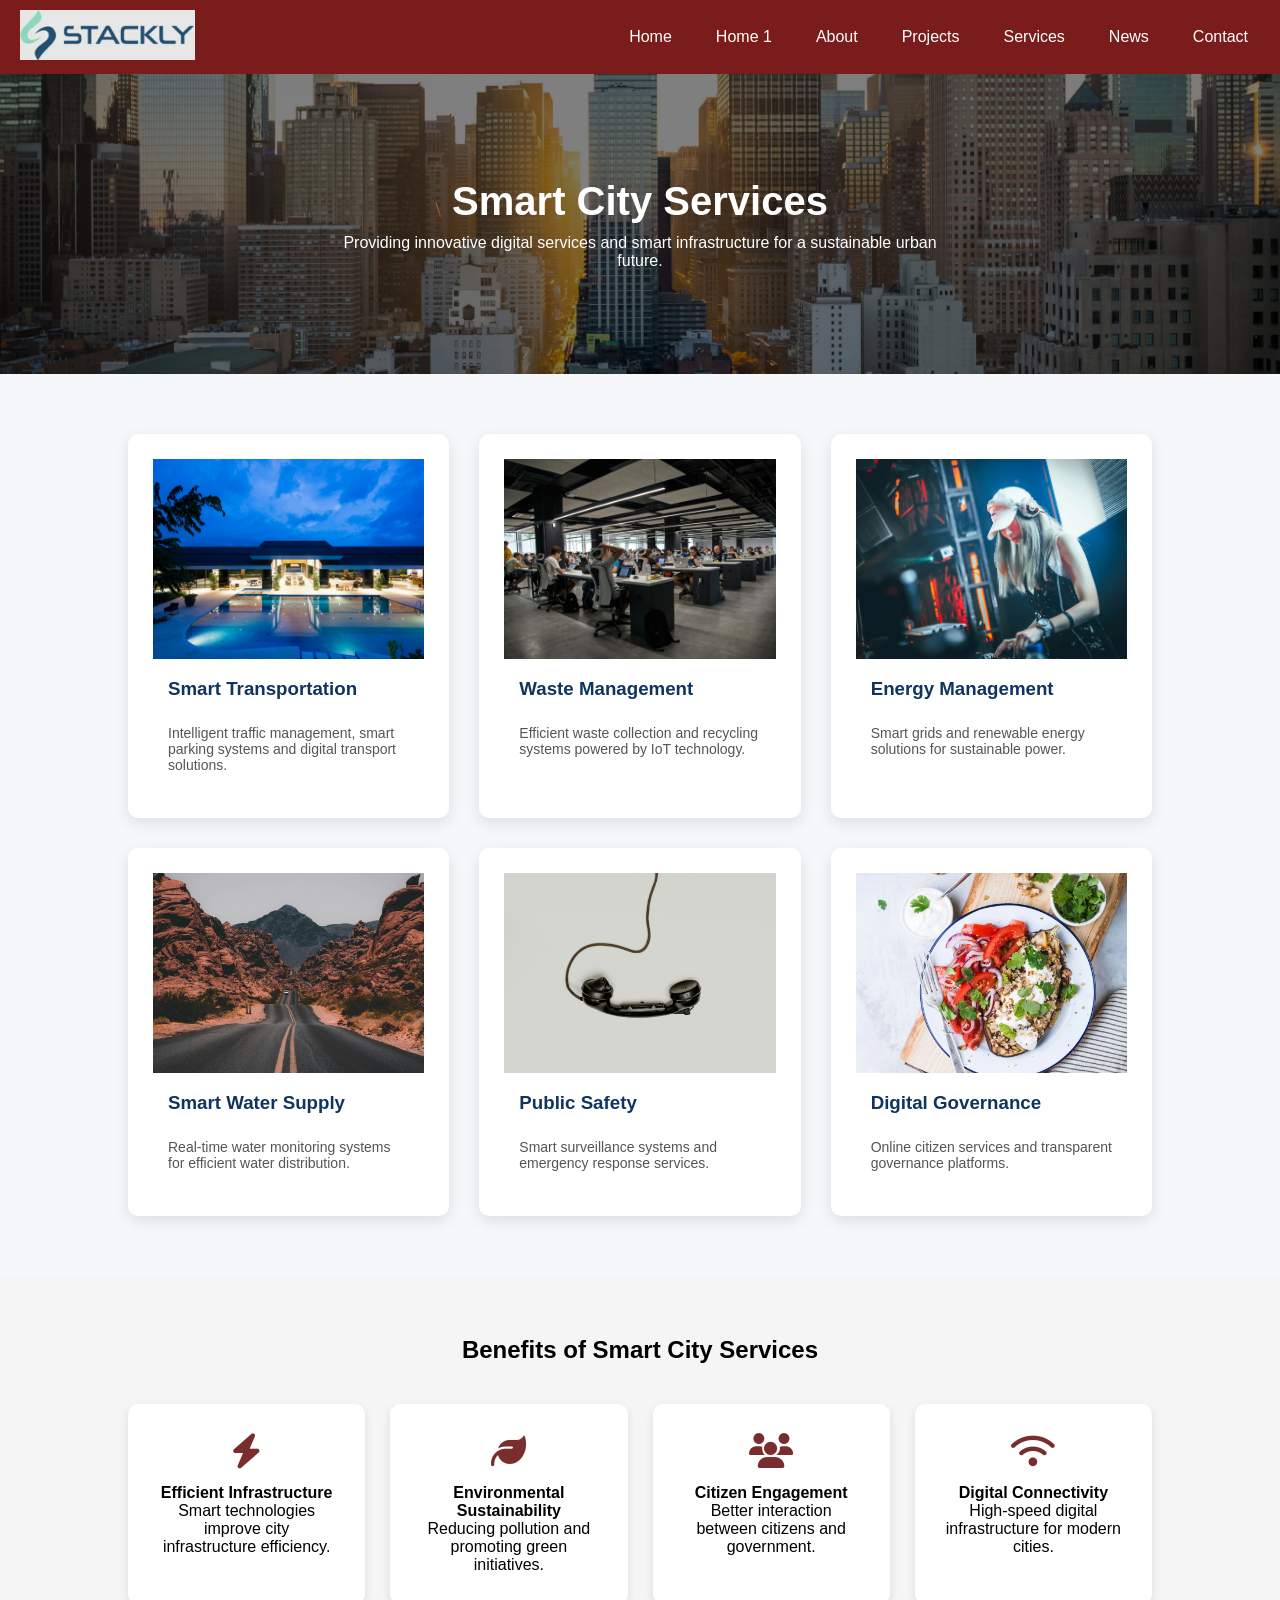
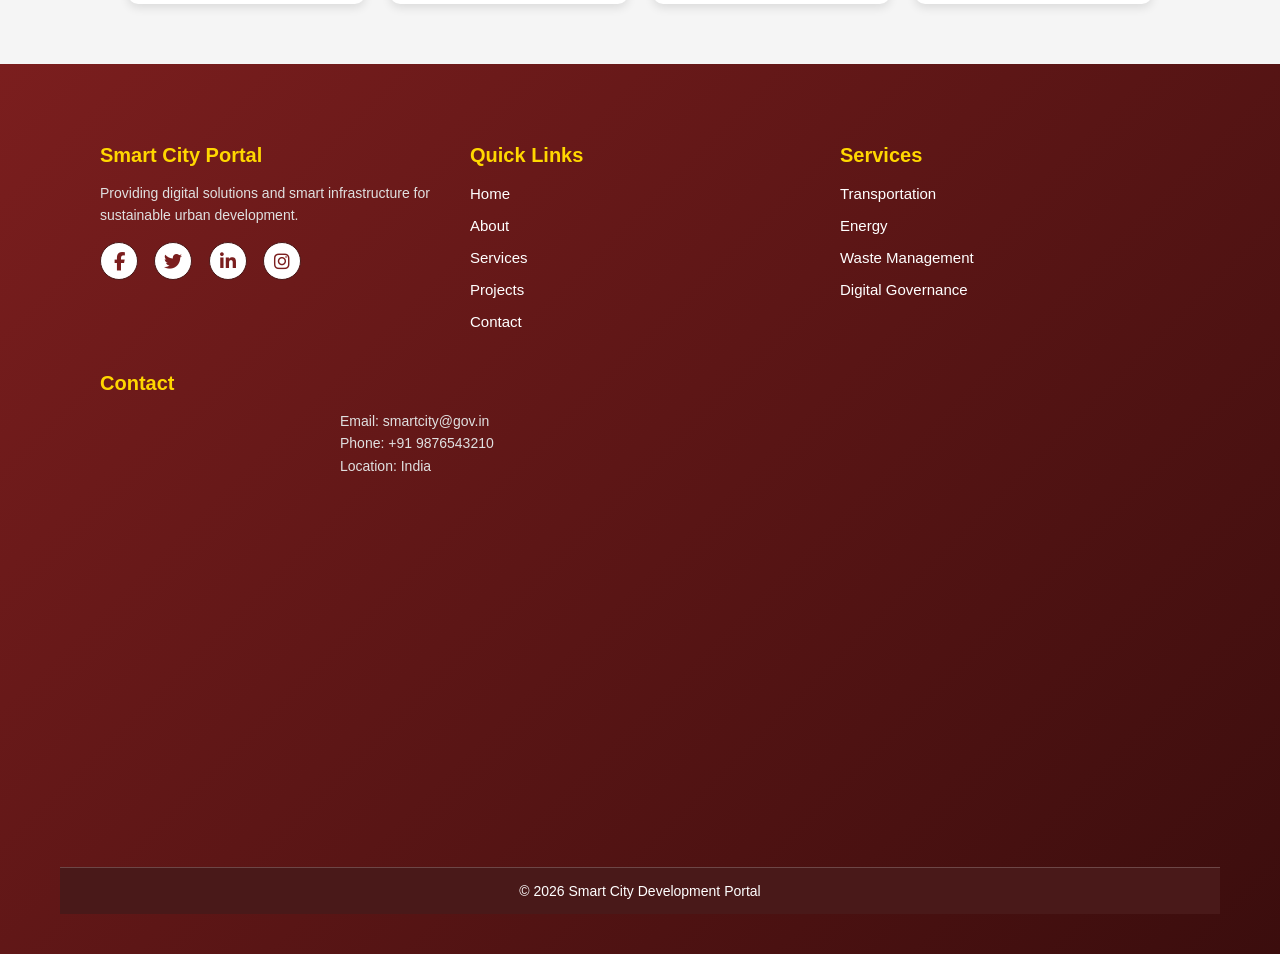
<file: services.html>
<!DOCTYPE html>
<html lang="en">
<head>
  <link rel="stylesheet" href="./header.css">

<link rel="stylesheet" href="footer.css">
<meta charset="UTF-8">
<meta name="viewport" content="width=device-width, initial-scale=1.0">

<title>Smart City Services</title>

<link rel="stylesheet" href="style.css">

<link rel="stylesheet"
href="https://cdnjs.cloudflare.com/ajax/libs/font-awesome/6.5.0/css/all.min.css">
<link rel="stylesheet"
href="https://cdnjs.cloudflare.com/ajax/libs/font-awesome/6.5.0/css/all.min.css">
</head>

<body>

<!-- HEADER -->
<header class="top-header">

  <a href="services.html">
    <img src="./images/white-logo.webp" class="site-logo">
  </a>

  <ul class="main-menu" id="mainMenu">
    <li><a href="index.html">Home</a></li>
    <li><a href="home1.html">Home 1</a></li>
    <li><a href="about.html">About</a></li>
    <li><a href="projects.html">Projects</a></li>
    <li><a href="services.html">Services</a></li>
    <li><a href="news.html">News</a></li>
    <li><a href="contact.html">Contact</a></li>
  </ul>

  <div class="hamburger" onclick="openMenu()">
    <i class="fa-solid fa-bars"></i>
  </div>

</header>

<!-- HERO -->

<section class="service-hero">

<h1>Smart City Services</h1>

<p>
Providing innovative digital services and smart infrastructure
for a sustainable urban future.
</p>

</section>


<!-- SERVICES GRID -->

<section class="services-container">

<div class="service-card">

<img src="./images/43.webp">

<h3>Smart Transportation</h3>

<p>
Intelligent traffic management, smart parking systems
and digital transport solutions.
</p>

</div>


<div class="service-card">

<img src="./images/44.webp">

<h3>Waste Management</h3>

<p>
Efficient waste collection and recycling
systems powered by IoT technology.
</p>

</div>


<div class="service-card">

<img src="./images/45.webp">

<h3>Energy Management</h3>

<p>
Smart grids and renewable energy
solutions for sustainable power.
</p>

</div>


<div class="service-card">

<img src="./images/38.webp">

<h3>Smart Water Supply</h3>

<p>
Real-time water monitoring systems
for efficient water distribution.
</p>

</div>


<div class="service-card">

<img src="./images/46.webp">

<h3>Public Safety</h3>

<p>
Smart surveillance systems and
emergency response services.
</p>

</div>


<div class="service-card">

<img src="./images/47.webp">

<h3>Digital Governance</h3>

<p>
Online citizen services and
transparent governance platforms.
</p>

</div>

</section>


<!-- SERVICE BENEFITS -->

<section class="benefits">

<h2>Benefits of Smart City Services</h2>

<div class="benefit-grid">

<div class="benefit-box">
<i class="fa-solid fa-bolt"></i>
<h4>Efficient Infrastructure</h4>
<p>Smart technologies improve city infrastructure efficiency.</p>
</div>

<div class="benefit-box">
<i class="fa-solid fa-leaf"></i>
<h4>Environmental Sustainability</h4>
<p>Reducing pollution and promoting green initiatives.</p>
</div>

<div class="benefit-box">
<i class="fa-solid fa-users"></i>
<h4>Citizen Engagement</h4>
<p>Better interaction between citizens and government.</p>
</div>

<div class="benefit-box">
<i class="fa-solid fa-wifi"></i>
<h4>Digital Connectivity</h4>
<p>High-speed digital infrastructure for modern cities.</p>
</div>

</div>

</section>


<!-- FOOTER -->

<footer class="footer">

<div class="footer-container">

<div class="footer-box">

<h3>Smart City Portal</h3>

<p>
Providing digital solutions and smart infrastructure
for sustainable urban development.
</p>

<div class="footer-social">

<a href="404.html"><i class="fa-brands fa-facebook-f"></i></a>

<a href="404.html"><i class="fa-brands fa-twitter"></i></a>

<a href="404.html"><i class="fa-brands fa-linkedin-in"></i></a>

<a href="404.html"><i class="fa-brands fa-instagram"></i></a>

</div>

</div>


<div class="footer-box">

<h3>Quick Links</h3>

<ul>
<li><a href="index.html">Home</a></li>
<li><a href="about.html">About</a></li>
<li><a href="services.html">Services</a></li>
<li><a href="projects.html">Projects</a></li>
<li><a href="contact.html">Contact</a></li>
</ul>

</div>


<div class="footer-box">

<h3>Services</h3>

<ul>
<li><a href="#">Transportation</a></li>
<li><a href="#">Energy</a></li>
<li><a href="#">Waste Management</a></li>
<li><a href="#">Digital Governance</a></li>
</ul>

</div>


<div class="footer-box">

<h3>Contact</h3>

<p>Email: smartcity@gov.in</p>
<p>Phone: +91 9876543210</p>
<p>Location: India</p>

</div>

</div>

<div class="map-container">
    <iframe 
    src="https://maps.google.com/maps?q=Hyderabad%20India&output=embed">
    </iframe>
</div>
<div class="footer-bottom">

<p>© 2026 Smart City Development Portal</p>

</div>

</footer>
<script>
function openMenu(){
  document.getElementById("mainMenu").classList.toggle("show");
}
</script>
</body>
</html>
</file>
<file: footer.css>
/* FOOTER */

.footer{
background:linear-gradient(135deg,#7b1e1e,#3b0d0d);
color:white;
padding-top:40px;
}

.footer-container{
display:flex;
justify-content:space-between;
flex-wrap:wrap;
padding:40px;
}

.footer-box{
width:22%;
}

.footer-box h3{
    
margin-bottom:15px;
font-size: 20px;
color: #ffcc00;
}

.footer-box p,
.footer-box a{
color:#e0e0e0;
font-size:14px;
line-height:1.6;
text-decoration:none;
}

.footer-box ul{
list-style:none;
padding:0;
}

.footer-box ul li{
margin-bottom:8px;
}

.footer-social a{
display:inline-block;
margin-right:12px;
font-size:18px;
width:38px;
height:38px;
text-align:center;
line-height:38px;
border-radius:50%;
background:white;
color:#7b1e1e;
transition:0.3s;
}

.footer-social a:hover{
transform:translateY(-5px);
}

.footer-bottom{
text-align:center;
padding:15px 0;
border-top:1px solid rgba(255,255,255,0.2);
margin-top:20px;
}

/* MOBILE */

@media(max-width:900px){

.footer-box{
width:45%;
margin-bottom:25px;
}

}

@media(max-width:500px){

.footer-box{
width:100%;
}

}

footer h3{
color:#ffffff;
}
footer h3{
color:#111;   /* dark color */
font-weight:600;
}
.footer-box h3{
color:#FFD700;
font-weight:700;
}

.footer-box h3{
color:#FFD700;
font-weight:700;
}
/* Map Section */

.map-container{
width:100%;
margin-top:30px;
}

.map-container iframe{
width:100%;
height:300px;
border:0;
border-radius:8px;
}

/* Mobile responsive */

@media(max-width:768px){

.map-container iframe{
height:250px;
}

}

/* MAP FULL WIDTH */
.map-container{
    width:100%;
    margin-top:20px;
}

.map-container iframe{
    width:100%;
    height:350px;
    border:0;
    display:block;
}
</file>
<file: style.css>
*{
margin:0;
padding:0;
box-sizing:border-box;
font-family:Arial;
}

.header{
display:flex;
justify-content:space-between;
align-items:center;
padding:15px 40px;
background:#7a2d2d;
color:white;
}

.logo{
font-size:22px;
font-weight:bold;
}



.nav-links a{
text-decoration:none;
color:white;
}


.hero{
text-align:center;
padding:100px 20px;
}

@media (max-width:900px){

.nav-links{
display:none;
flex-direction:column;
position:absolute;
top:70px;
right:20px;
background:#7a2d2d;
padding:20px;
}

.menu-toggle{
display:block;
}

}

*{
margin:0;
padding:0;
box-sizing:border-box;
font-family:'Segoe UI',sans-serif;
}

body{
background:#f5f7fa;
}

/* HEADER */

.header{
display:flex;
justify-content:space-between;
align-items:center;
padding:15px 40px;
background:#7a2d2d;
}

.logo img{
height:50px;
}


.nav-links a{
color:white;
text-decoration:none;
}

/* HERO */

.about-hero{
height:350px;
background:linear-gradient(rgba(0,0,0,0.5),rgba(0,0,0,0.5)),
url("./images/48.webp");
background-size:cover;
background-position:center;
display:flex;
flex-direction:column;
justify-content:center;
align-items:center;
color:white;
text-align:center;
}

.about-hero h1{
font-size:40px;
margin-bottom:10px;
}

/* ABOUT SECTION */

.about-section{
display:flex;
gap:40px;
padding:60px 10%;
align-items:center;
}

.about-text{
flex:1;
}

.about-text h2{
margin-bottom:20px;
}

.about-text p{
margin-bottom:15px;
line-height:1.6;
}

.about-img{
flex:1;
}

.about-img img{
width:100%;
border-radius:10px;
}

/* FEATURES */

.features{
display:grid;
grid-template-columns:repeat(3,1fr);
gap:30px;
padding:50px 10%;
}

.feature-card{
background:white;
padding:30px;
text-align:center;
border-radius:10px;
box-shadow:0 4px 10px rgba(0,0,0,0.1);
transition:0.4s;
}

.feature-card:hover{
transform:translateY(-10px);
}

.feature-card i{
font-size:40px;
color:#7a2d2d;
margin-bottom:15px;
}

/* STATS */

.stats{
display:flex;
justify-content:space-around;
background:#7a2d2d;
color:white;
padding:50px 0;
}

.stat-box{
text-align:center;
font-size:20px;
}

/* GALLERY */

.gallery{
padding:60px 10%;
text-align:center;
}

.gallery h2{
margin-bottom:30px;
}

.gallery-grid{
display:grid;
grid-template-columns:repeat(4,1fr);
gap:20px;
}

.gallery-grid img{
width:100%;
border-radius:10px;
transition:0.4s;
}

.gallery-grid img:hover{
transform:scale(1.08);
}

/* RESPONSIVE */

@media(max-width:900px){

.about-section{
flex-direction:column;
}

.features{
grid-template-columns:1fr;
}

.gallery-grid{
grid-template-columns:1fr 1fr;
}

.stats{
flex-direction:column;
gap:20px;
}

}


/* ================= FOOTER ================= */

.footer {
    background: rgb(73, 25, 25);
    padding-top: 40px;
    color: white;
}

.footer-container {
    display: flex;
    justify-content: space-between;
    padding: 30px 10%;
    flex-wrap: wrap;
    gap: 30px;
}

/* Footer Boxes */

.footer-box {
    flex: 1;
    min-width: 220px;
}

.footer-box h3 {
    margin-bottom: 15px;
    font-size: 20px;
    color: #ffffff;
}

.footer-box p,
.footer-box a {
    color: #e0e0e0;
    font-size: 14px;
    line-height: 1.6;
}

/* Links */

.footer-box ul {
    list-style: none;
}

.footer-box ul li {
    margin-bottom: 8px;
}

.footer-box ul li a {
    text-decoration: none;
    transition: 0.3s;
}

.footer-box ul li a:hover {
    color: #ffd700;
}

/* Social Icons */

.footer-social {
    margin-top: 15px;
}

.footer-social a {
    display: inline-block;
    margin-right: 12px;
    font-size: 18px;
    width: 38px;
    height: 38px;
    text-align: center;
    line-height: 38px;
    border-radius: 50%;
    background: white;
    color: rgb(73, 25, 25);
    transition: 0.3s;
}

.footer-social a:hover {
    background: #ffd700;
    color: black;
    transform: translateY(-5px);
}

/* Bottom */

.footer-bottom {
    text-align: center;
    background: rgb(60, 20, 20);
    padding: 15px 0;
    font-size: 14px;
}

/* ================= RESPONSIVE ================= */

@media (max-width: 900px) {

    .footer-container {
        flex-direction: column;
        text-align: center;
    }

    .footer-social a {
        margin: 8px;
    }

}





/* SERVICE HERO */

.service-hero{
height:300px;
background:linear-gradient(rgba(0,0,0,0.5),rgba(0,0,0,0.5)),
url("./images/48.webp");
background-size:cover;
background-position:center;
color:white;
display:flex;
flex-direction:column;
justify-content:center;
align-items:center;
text-align:center;
}

.service-hero h1{
font-size:40px;
margin-bottom:10px;
}


/* SERVICES */

.services-container{
display:grid;
grid-template-columns:repeat(3,1fr);
gap:30px;
padding:60px 10%;
}

.service-card{
background:white;
border-radius:10px;
box-shadow:0 4px 10px rgba(0,0,0,0.1);
overflow:hidden;
transition:0.4s;
}

.service-card img{
width:100%;
height:200px;
object-fit:cover;
}

.service-card h3{
padding:15px;
}

.service-card p{
padding:0 15px 20px;
}

.service-card:hover{
transform:translateY(-10px);
}


/* BENEFITS */

.benefits{
background:#f5f5f5;
padding:60px 10%;
text-align:center;
}

.benefits h2{
margin-bottom:40px;
}

.benefit-grid{
display:grid;
grid-template-columns:repeat(4,1fr);
gap:25px;
}

.benefit-box{
background:white;
padding:30px;
border-radius:10px;
box-shadow:0 4px 10px rgba(0,0,0,0.1);
}

.benefit-box i{
font-size:35px;
color:#7a2d2d;
margin-bottom:15px;
}


/* RESPONSIVE */

@media(max-width:900px){

.services-container{
grid-template-columns:1fr;
}

.benefit-grid{
grid-template-columns:1fr 1fr;
}

}

/* PROJECT HERO */

.project-hero{
height:320px;
background:linear-gradient(rgba(0,0,0,0.5),rgba(0,0,0,0.5)),
url("./images/49.webp");
background-size:cover;
background-position:center;
display:flex;
flex-direction:column;
justify-content:center;
align-items:center;
text-align:center;
color:white;
}

/* PROJECT SHOWCASE */

.project-showcase{
padding:70px 10%;
}

.project-row{
display:flex;
align-items:center;
gap:40px;
margin-bottom:60px;
}

.project-row.reverse{
flex-direction:row-reverse;
}

.project-img img{
width:100%;
border-radius:10px;
}

.project-text{
flex:1;
}

/* PROGRESS */

.project-progress{
background:#f5f5f5;
padding:60px 10%;
}

.progress-item{
margin-bottom:25px;
}

.progress-bar{
background:#ddd;
height:12px;
border-radius:10px;
overflow:hidden;
}

.progress-bar span{
display:block;
height:100%;
background:#7a2d2d;
animation:progress 2s ease;
}

@keyframes progress{
from{width:0;}
}

/* GALLERY */

.project-gallery{
padding:60px 10%;
text-align:center;
}

.gallery-grid{
display:grid;
grid-template-columns:repeat(3,1fr);
gap:20px;
}

.gallery-grid img{
width:100%;
border-radius:10px;
transition:0.4s;
}

.gallery-grid img:hover{
transform:scale(1.1);
}

/* RESPONSIVE */

@media(max-width:900px){

.project-row{
flex-direction:column;
}

.gallery-grid{
grid-template-columns:1fr 1fr;
}

}


/* CITY IMPACT */

.city-impact{
padding:70px 10%;
text-align:center;
background:#f5f5f5;
}

.city-impact h2{
margin-bottom:50px;
font-size:32px;
}

.impact-container{
display:grid;
grid-template-columns:repeat(4,1fr);
gap:30px;
}

.impact-box{
background:white;
padding:40px;
border-radius:12px;
box-shadow:0 5px 15px rgba(0,0,0,0.1);
transition:0.4s;
}

.impact-box i{
font-size:40px;
color:#7a2d2d;
margin-bottom:15px;
}

.impact-box h3{
font-size:28px;
margin-bottom:10px;
}

.impact-box:hover{
transform:translateY(-10px);
}

/* responsive */

@media(max-width:900px){

.impact-container{
grid-template-columns:1fr 1fr;
}

}

.hero-btn{
display:inline-block;
margin-top:20px;
padding:14px 28px;
background:#ffcc00;
color:#0f3460;
font-size:16px;
font-weight:bold;
border-radius:6px;
text-decoration:none;
transition:0.3s;
}

/* Hover Effect */

.hero-btn:hover{
background:#ffffff;
color:#0f3460;
transform:scale(1.05);
}
box-shadow:0 5px 15px rgba(0,0,0,0.2);

.hero-btn{
display:inline-block;
padding:14px 30px;
background:#ffcc00;
color:#0f3460;
font-size:16px;
font-weight:bold;
text-decoration:none;
border-radius:8px;
margin-top:20px;
transition:0.3s;
}

.hero-btn:hover{
background:white;
color:#0f3460;
transform:scale(1.05);
}
/* SERVICES SECTION */

.services{
padding:70px 10%;
background:#f5f7fa;
text-align:center;
}

.services-title{
font-size:34px;
color:#0f3460;
margin-bottom:40px;
}

.services-grid{
display:grid;
grid-template-columns:repeat(auto-fit,minmax(250px,1fr));
gap:25px;
}

.service-card{
background:white;
padding:25px;
border-radius:10px;
box-shadow:0 5px 15px rgba(0,0,0,0.1);
transition:0.3s;
}

.service-card:hover{
transform:translateY(-8px);
box-shadow:0 10px 25px rgba(0,0,0,0.2);
}

.service-card h3{
color:#0f3460;
margin-bottom:10px;
}

.service-card p{
color:#555;
font-size:14px;
}

.highlights{
padding:70px 10%;
background: linear-gradient(135deg, #0f3460, #1f4b8a);
color:white;
text-align:center;
}

.highlights-title{
font-size:36px;
margin-bottom:50px;
}

.highlights-container{
display:grid;
grid-template-columns:repeat(auto-fit,minmax(250px,1fr));
gap:30px;
}

.highlight-card{
background:rgba(255,255,255,0.1);
padding:30px;
border-radius:15px;
transition:0.3s;
}

.highlight-icon{
font-size:50px;
margin-bottom:15px;
}

.highlight-card h3{
margin:10px 0;
color:#ffcc00;
}

.highlight-card p{
font-size:14px;
color:white;
}

.highlight-card:hover{
transform:translateY(-10px);
background:rgba(255,255,255,0.2);
}

@media(max-width:768px){
.highlights-container{
grid-template-columns:1fr;
}
}
.highlights-container{
display:grid;
grid-template-columns:repeat(auto-fit,minmax(250px,1fr));
gap:30px;
}
/* HIGHLIGHT CARDS ANIMATION */

.highlight-card{
background:rgba(255,255,255,0.1);
padding:30px;
border-radius:15px;
opacity:0;           /* start hidden */
transform:translateY(50px);  /* start below */
transition:all 0.8s ease-in-out;
}

.highlight-card.visible{
opacity:1;
transform:translateY(0);
}


/* SERVICES & ALERTS SECTION */

.services-alerts{
  padding:70px 10%;
  background:#ffffff;
  text-align:center;
}

.alerts-title{
  font-size:32px;
  color:#0f3460;
  margin-bottom:30px;
}

.alerts-wrapper{
  display:flex;
  flex-wrap:wrap;
  gap:25px;
  justify-content:center;
}

.alert-box{
  background:#f4f6fa;
  flex:1;
  min-width:240px;
  max-width:280px;
  padding:25px;
  border-radius:12px;
  box-shadow:0 4px 15px rgba(0,0,0,0.1);
  transition:0.3s;
}

.alert-box i{
  font-size:36px;
  color:#ffcc00;
  margin-bottom:12px;
}

.alert-box h3{
  margin:12px 0;
  color:#0f3460;
}

.alert-box p{
  font-size:14px;
  color:#444;
  margin-bottom:15px;
}

.alert-box a{
  display:inline-block;
  text-decoration:none;
  color:#0f3460;
  font-weight:bold;
  border:2px solid #0f3460;
  padding:8px 15px;
  border-radius:6px;
  transition:0.3s;
}

.alert-box a:hover{
  background:#0f3460;
  color:white;
  transform:translateY(-3px);
}

.alert-box:hover{
  transform:translateY(-5px);
  box-shadow:0 8px 20px rgba(0,0,0,0.15);
}

/* Responsive */
@media (max-width:768px){
  .alerts-wrapper{
    flex-direction:column;
    align-items:center;
  }
}

/* ===== WHY CHOOSE SECTION ===== */
.why-choose{
  padding:80px 10%;
  background: linear-gradient(135deg, #fef9f0, #f0faff); /* soft gradient */
  color:#0f3460;
  text-align:center;
}

.choose-title{
  font-size:36px;
  margin-bottom:50px;
  color:#1f4b8a;
}

.choose-container{
  display:grid;
  grid-template-columns:repeat(auto-fit,minmax(220px,1fr));
  gap:30px;
}

/* Each box with unique pastel gradient */
.choose-box:nth-child(1){
  background: linear-gradient(145deg, #ffecd2, #fcb69f); /* soft peach-orange */
}
.choose-box:nth-child(2){
  background: linear-gradient(145deg, #d0f0fd, #a0e0ff); /* soft sky blue */
}
.choose-box:nth-child(3){
  background: linear-gradient(145deg, #d9f7be, #a6e49e); /* soft green */
}
.choose-box:nth-child(4){
  background: linear-gradient(145deg, #ffe0f0, #ffb3d9); /* soft pink-lavender */
}

.choose-box{
  padding:30px 20px;
  border-radius:15px;
  transition: transform 0.4s, filter 0.4s;
  opacity:0;
  transform: translateY(50px);
  color:#0f3460;
  box-shadow: 0 8px 20px rgba(0,0,0,0.1);
}

.choose-box i{
  font-size:40px;
  margin-bottom:15px;
  color:#ffcc00;
}

.choose-box h3{
  margin-bottom:12px;
  font-size:20px;
}

.choose-box p{
  font-size:14px;
  line-height:1.5;
}

/* Hover effect */
.choose-box:hover{
  transform: translateY(-10px);
  filter: brightness(1.1);
}

/* Responsive */
@media(max-width:768px){
  .choose-container{
    grid-template-columns:1fr 1fr;
  }
}
@media(max-width:500px){
  .choose-container{
    grid-template-columns:1fr;
  }
}


/* Info boxes */
.info-boxes {display:grid; grid-template-columns:repeat(auto-fit,minmax(250px,1fr)); gap:30px; margin-top:40px;}

/* Each card */
.info-box {
    display:flex; 
    flex-direction:column; 
    justify-content:space-between;  /* Align button at bottom */
    background:white; 
    padding:20px; 
    border-radius:10px; 
    box-shadow:0 5px 15px rgba(0,0,0,0.05); 
    transition:transform 0.3s, box-shadow 0.3s;
}

.info-box:hover {transform:translateY(-5px); box-shadow:0 10px 20px rgba(0,0,0,0.15);}

/* Card button */
.card-btn {
    display:inline-block; 
    margin-top:15px;
    padding:10px 20px;
    background:#1a5276; 
    color:white; 
    border-radius:5px; 
    text-align:center; 
    font-weight:bold;
    transition:0.3s;
    text-decoration:none;
}

.card-btn:hover {background:#ffcc00; color:#000;}

/* Gallery Section */
.gallery-section {
    padding: 60px 20px;
    max-width: 1200px;
    margin: auto;
    text-align: center;
}

.gallery-section h2 {
    color: #1a5276;
    margin-bottom: 40px;
}

/* Grid container */
.gallery-container {
    display: grid;
    grid-template-columns: repeat(auto-fit, minmax(250px, 1fr));
    gap: 20px;
    justify-items: center;
}

/* Each image */
.gallery-item img {
    width: 100%;
    height: 200px;       /* Same height for all */
    object-fit: cover;   /* Crop nicely */
    border-radius: 10px;
    transition: transform 0.3s;
}

/* Hover effect */
.gallery-item img:hover {
    transform: scale(1.05);
}
/* Desktop navbar */
.navbar {
    display: flex;
    gap: 25px;
    align-items: center;
}

/* Mobile menu hidden by default */
@media (max-width: 900px) {
    .navbar {
        display: none;
        flex-direction: column;
        background: rgb(73, 25, 25);
        position: absolute;
        top: 70px;
        right: 20px;
        width: 250px;
        padding: 20px;
        border-radius: 10px;
        max-height: 70vh;
        overflow-y: auto;
        z-index: 1000;
    }

    .navbar.active {
        display: flex;
    }

    .dropdown-content {
        display: none;
        flex-direction: column;
    }

    .dropdown-content.active {
        display: flex;
    }
}
.header {
    display: flex;
    justify-content: space-between;
    align-items: center;
    padding: 15px 40px;
    background: rgb(73, 25, 25);
}

.header .logo {
    height: 60px;
}

/* Desktop navbar */
.navbar {
    display: flex;
    gap: 20px;
    align-items: center;
}

.navbar a {
    color: white;
    text-decoration: none;
    padding: 8px 12px;
    border-radius: 5px;
    transition: 0.3s;
}

.navbar a:hover {
    background: #ffcc00;
    color: black;
}

/* Dropdown menu */
.dropdown-content {
    display: none;
    position: absolute;
    background: rgb(73, 25, 25);
    border-radius: 5px;
    margin-top: 5px;
}

.dropdown-content li a {
    display: block;
    padding: 8px 12px;
}

/* Show dropdown on hover (desktop) */
.dropdown:hover .dropdown-content {
    display: block;
}

/* Hamburger menu */
.menu-toggle {
    display: none;
    font-size: 28px;
    cursor: pointer;
    color: white;
}

/* MOBILE */
@media (max-width: 900px) {
    .navbar {
        display: none;
        flex-direction: column;
        position: absolute;
        top: 70px;
        right: 20px;
        background: rgb(73, 25, 25);
        padding: 20px;
        border-radius: 10px;
        width: 200px;
    }

    .navbar.active {
        display: flex;
    }

    .dropdown-content {
        position: static;
        display: none;
        flex-direction: column;
    }

    .dropdown-content.active {
        display: flex;
    }

    .menu-toggle {
        display: block;
    }
}

.header {
    display: flex;
    justify-content: space-between;
    align-items: center;
    padding: 15px 40px;
    background: rgb(73, 25, 25);
    position: relative;
}

.header .logo img {
    height: 60px;
}



.navbar a {
    color: white;
    text-decoration: none;
    padding: 8px 12px;
    border-radius: 5px;
    font-weight: 500;
    transition: 0.3s;
}

.navbar a:hover {
    background: #ffcc00;
    color: black;
}

/* Hamburger */
.menu-toggle {
    display: none;
    font-size: 28px;
    cursor: pointer;
    color: white;
}

/* MOBILE */
@media (max-width: 900px) {
    .navbar {
        display: none;
        flex-direction: column;
        background: rgb(73, 25, 25);
        position: absolute;
        top: 70px;
        right: 0;
        width: 250px;
        max-height: 70vh; /* scrollable if too many links */
        overflow-y: auto;
        padding: 15px 10px;
        border-radius: 0 0 10px 10px;
    }

    .navbar.active {
        display: flex;
    }

    .menu-toggle {
        display: block;
    }
}
.hero, .about, .projects, .news, .contact {
    padding: 60px 40px;
    background: #f5f7fa;
    text-align: center;
}

.hero {
    background: url('https://via.placeholder.com/1200x400') no-repeat center center;
    background-size: cover;
    color: white;
}

h1, h2 {
    margin-bottom: 20px;
}
p {
    max-width: 600px;
    margin: 0 auto;
}


.footer{
background:rgb(73,25,25);
color:white;
padding-top:40px;
}

.footer-container{
display:flex;
justify-content:space-between;
padding:30px;
flex-wrap:wrap;
}

.footer-box{
width:23%;
}

.footer-box h3{
margin-bottom:15px;
}

.footer-box p,
.footer-box a{
color:#ddd;
font-size:14px;
}

.footer-box ul{
list-style:none;
}

.footer-box ul li{
margin-bottom:8px;
}

.footer-social a{
display:inline-block;
margin-right:10px;
font-size:18px;
width:35px;
height:35px;
line-height:35px;
text-align:center;
border-radius:50%;
background:white;
color:rgb(73,25,25);
}

.footer-box iframe{
width:100%;
height:180px;
border:none;
border-radius:8px;
}

.footer-bottom{
text-align:center;
padding:15px;
background:rgb(73,25,25);
}


@media(max-width:900px){

.nav-links{
display:none;
flex-direction:column;
background:rgb(73,25,25);
position:absolute;
top:70px;
right:20px;
width:220px;
padding:20px;
max-height:60vh;
overflow-y:auto;
}

.nav-links.active{
display:flex;
}

.menu-toggle{
display:block;
}

}

/* ================= FOOTER ================= */
.footer {
    background:rgb(73, 25, 25);
    padding-top: 40px;
    color: white;
}

.footer-container {
    display: flex;
    justify-content: space-between;
    padding: 30px;
    flex-wrap: wrap;
}

/* Footer Boxes */
.footer-box h3 {
    margin-bottom: 15px;
    font-size: 20px;
    color:rgb(73, 25, 25);
}

.footer-box p, 
.footer-box a {
    color: #e0e0e0;
    font-size: 14px;
    line-height: 1.6;
}

.footer-box ul {
    list-style: none;
}

.footer-box ul li {
    margin-bottom: 8px;
}

.footer-box ul li a {
    text-decoration: none;
    transition: 0.3s;
}

.footer-box ul li a:hover {
    color: rgb(73, 25, 25);
}


.footer-bottom {
    text-align: center;
    background: rgb(73, 25, 25);
    padding: 15px 0;
}

.footer-social a {
    display: inline-block;
    margin-right: 12px;
    font-size: 18px;
    width: 38px;
    height: 38px;
    text-align: center;
    line-height: 38px;
    border-radius: 50%;
    background: white;
    color:rgb(73, 25, 25);
    border: 1px solid rgb(73, 25, 25);
    transition: 0.3s;
}

.footer-social a:hover {
    background: white;
    color: #000;
    transform: translateY(-5px);
}

/* Map */
.footer-box iframe {
    width: 100%;
    height: 180px;
    border-radius: 10px;
    border: none;
}


/* FOOTER */
.footer{
background:linear-gradient(to right,#7a1e1e,#4b0d0d);
color:white;
padding:40px 60px;
font-family:Arial;
}

/* FOOTER LAYOUT */
.footer-container{
display:flex;
justify-content:space-between;
flex-wrap:wrap;
}

/* BOX */
.footer-box{
width:30%;
min-width:250px;
}

/* LINKS */
.footer-box ul{
list-style:none;
padding:0;
}

.footer-box ul li{
margin:8px 0;
}

.footer-box ul li a{
color:white;
text-decoration:none;
font-size:15px;
}

.footer-box ul li a:hover{
color:#ffd700;
}

/* SOCIAL ICONS */
.social-icons{
margin-top:15px;
}

.social-icons a{
display:inline-block;
width:38px;
height:38px;
line-height:38px;
text-align:center;
border-radius:50%;
background:white;
color:#7a1e1e;
margin-right:10px;
font-size:16px;
transition:0.3s;
}

.social-icons a:hover{
background:#ffd700;
color:black;
}

/* FOOTER BOTTOM */
.footer-bottom{
text-align:center;
margin-top:30px;
font-size:14px;
}

/* MOBILE */
@media(max-width:900px){

.footer-container{
flex-direction:column;
gap:30px;
}

.footer-box{
width:100%;
}

}

.header{
display:flex;
justify-content:space-between;
align-items:center;
padding:15px 40px;
background:rgb(73,25,25);
position:relative;
}

.logo{
height:60px;
}



.nav-links a{
color:white;
text-decoration:none;
}

.menu-toggle{
display:none;
font-size:28px;
color:white;
cursor:pointer;
}

/* DROPDOWN */

.dropdown{
position:relative;
}

.dropdown-content{
display:none;
position:absolute;
top:35px;
left:0;
background:rgb(73,25,25);
width:160px;
border-radius:6px;
}

.dropdown-content li{
padding:10px;
}

.dropdown-content li a{
color:white;
}

/* Desktop hover */

@media(min-width:901px){

.dropdown:hover .dropdown-content{
display:block;
}

}

/* MOBILE */

@media(max-width:900px){

.nav-links{
display:none;
flex-direction:column;
position:absolute;
top:70px;
right:20px;
background:rgb(73,25,25);
padding:20px;
width:220px;
max-height:60vh;
overflow-y:auto; /* scrollable */
}

.nav-links.active{
display:flex;
}

.menu-toggle{
display:block;
}

}


.header{
display:flex;
justify-content:space-between;
align-items:center;
padding:15px 40px;
background:rgb(73,25,25);
position:relative;
}

.logo{
height:60px;
}



.nav-links a{
color:white;
text-decoration:none;
font-size:16px;
}

.menu-toggle{
display:none;
font-size:28px;
color:white;
cursor:pointer;
}

/* Dropdown */

/* Mobile */

@media(max-width:900px){

.nav-links{
display:none;
flex-direction:column;
background:rgb(73,25,25);
position:absolute;
top:70px;
right:20px;
width:220px;
padding:20px;
border-radius:8px;

max-height:60vh;
overflow-y:auto;
}

.nav-links.active{
display:flex;
}

.menu-toggle{
display:block;
}

}
.header{
display:flex;
justify-content:space-between;
align-items:center;
padding:15px 40px;
background:rgb(73,25,25);
position:relative;
}

.logo{
height:60px;
}



.nav-links a{
color:white;
text-decoration:none;
font-size:16px;
}

.menu-toggle{
display:none;
font-size:28px;
color:white;
cursor:pointer;
}

/* Dropdown */

/* Desktop hover */

@media(min-width:901px){

.dropdown:hover .dropdown-content{
display:block;
}

}

/* Mobile */

@media(max-width:900px){

.nav-links{
display:none;
flex-direction:column;
background:rgb(73,25,25);
position:absolute;
top:70px;
right:20px;
width:220px;
padding:20px;

max-height:60vh;
overflow-y:auto;
}

.nav-links.active{
display:flex;
}

.menu-toggle{
display:block;
}

}
.header{
display:flex;
justify-content:space-between;
align-items:center;
padding:15px 40px;
background:rgb(73,25,25);
position:relative;
}

.logo{
height:60px;
}



.nav-links a{
color:white;
text-decoration:none;
font-size:16px;
}

.menu-toggle{
display:none;
font-size:28px;
color:white;
cursor:pointer;
}

/* Dropdown */


/* Desktop hover */

@media(min-width:901px){

.dropdown:hover .dropdown-content{
display:block;
}

}

/* Mobile */

@media(max-width:900px){
/* DESKTOP MENU */



/* HAMBURGER HIDDEN ON DESKTOP */

.menu-toggle{
display:none;
font-size:28px;
color:white;
cursor:pointer;
}

/* MOBILE MENU */

@media (max-width:900px){

.nav-links{
display:none;
flex-direction:column;
background:rgb(73,25,25);
position:absolute;
top:70px;
right:20px;
width:220px;
padding:20px;
max-height:60vh;
overflow-y:auto;
}

.nav-links.active{
display:flex;
}

.menu-toggle{
display:block;
}

}

.menu-toggle{
display:block;
}

}



.header{
display:flex;
justify-content:space-between;
align-items:center;
padding:15px 40px;
background:#0d4fa6;
}

.logo{
height:60px;
}



.nav-links li a{
color:white;
text-decoration:none;
font-size:16px;
}

/* dropdown */


.menu-toggle{
display:block;
}

.header{
display:flex;
justify-content:space-between;
align-items:center;
padding:15px 40px;
background:#0d4fa6;
}

.logo{
height:60px;
}



.nav-links li a{
color:white;
text-decoration:none;
font-size:16px;
}

/* dropdown */

/* hamburger */

.menu-toggle{
display:none;
font-size:28px;
color:white;
cursor:pointer;
}

/* mobile */

@media(max-width:900px){

.nav-links{
display:none;
flex-direction:column;
position:absolute;
top:70px;
right:20px;
background:#0d4fa6;
width:220px;
padding:20px;

max-height:60vh;
overflow-y:auto;
}

.nav-links.active{
display:flex;
}

.menu-toggle{
display:block;
}

}.header{
display:flex;
justify-content:space-between;
align-items:center;
padding:15px 40px;
background:#0d4fa6;
}

.logo{
height:60px;
}



.nav-links li a{
color:white;
text-decoration:none;
font-size:16px;
}

/* dropdown */



/* hamburger */

.menu-toggle{
display:none;
font-size:28px;
color:white;
cursor:pointer;
}

/* mobile */

@media(max-width:900px){

.nav-links{
display:none;
flex-direction:column;
position:absolute;
top:70px;
right:20px;
background:#0d4fa6;
width:220px;
padding:20px;

max-height:60vh;
overflow-y:auto;
}

.nav-links.active{
display:flex;
}

.menu-toggle{
display:block;
}

}.header{
display:flex;
justify-content:space-between;
align-items:center;
padding:15px 40px;
background:#0d4fa6;
}

.logo{
height:60px;
}



.nav-links li a{
color:white;
text-decoration:none;
font-size:16px;
}

/* dropdown */



/* hamburger */

.menu-toggle{
display:none;
font-size:28px;
color:white;
cursor:pointer;
}

/* mobile */

@media(max-width:900px){

.nav-links{
display:none;
flex-direction:column;
position:absolute;
top:70px;
right:20px;
background:#0d4fa6;
width:220px;
padding:20px;

max-height:60vh;
overflow-y:auto;
}

.nav-links.active{
display:flex;
}

.menu-toggle{
display:block;
}

}



/* RESET */
*{
margin:0;
padding:0;
box-sizing:border-box;
}

ul{
list-style:none;
}

/* HEADER */
.header{
display:flex;
justify-content:space-between;
align-items:center;
padding:15px 40px;
background:#0d4fa6;
}

.logo{
height:60px;
}

/* NAVBAR */
.nav-links{
display:flex;
align-items:center;
gap:25px;
}

.nav-links li{
display:inline-block;
}

.nav-links a{
text-decoration:none;
color:white;
font-size:16px;
}

/* DROPDOWN */
.

/* HAMBURGER */
.menu-toggle{
display:none;
font-size:28px;
color:white;
cursor:pointer;
}

/* MOBILE */
@media(max-width:900px){

.nav-links{
display:none;
flex-direction:column;
position:absolute;
top:70px;
right:20px;
background:#0d4fa6;
width:220px;
padding:20px;
max-height:60vh;
overflow-y:auto;
}

.nav-links.active{
display:flex;
}

.menu-toggle{
display:block;
}

}


*{
margin:0;
padding:0;
box-sizing:border-box;
font-family:Arial;
}

.header{
display:flex;
justify-content:space-between;
align-items:center;
padding:15px 40px;
background:#0d4fa6;
}

.logo{
height:55px;
}



.nav-links a{
color:white;
text-decoration:none;
font-size:16px;
}

/* dropdown */


/* hamburger */

.menu-toggle{
display:none;
font-size:28px;
color:white;
cursor:pointer;
}

/* mobile */

@media(max-width:900px){

.nav-links{
display:none;
flex-direction:column;
background:#0d4fa6;
position:absolute;
top:70px;
right:0;
width:220px;
padding:20px;

max-height:60vh;
overflow-y:auto;
}

.nav-links.show{
display:flex;
}

.menu-toggle{
display:block;
}

.dropdown-menu{
position:relative;
top:0;
}

}



/* ===== HAMBURGER FIX ONLY ===== */

.menu-toggle{
display:none;
font-size:28px;
color:white;
cursor:pointer;
}

/* Mobile View */

@media (max-width:900px){

.nav-links{
display:none;
flex-direction:column;
background:rgb(73,25,25);
position:absolute;
top:70px;
right:20px;
width:220px;
padding:20px;
border-radius:10px;

max-height:60vh;
overflow-y:auto;
}

.nav-links.show{
display:flex;
}

.menu-toggle{
display:block;
}

}

/* ===== FINAL NAV FIX ===== */

.header{
display:flex !important;
justify-content:space-between;
align-items:center;
}

.nav-links{
display:flex !important;
gap:25px;
list-style:none;
align-items:center;
}

.menu-toggle{
display:none;
font-size:28px;
cursor:pointer;
color:white;
}

/* MOBILE */

@media (max-width:900px){

.nav-links{
display:none !important;
flex-direction:column;
position:absolute;
top:70px;
right:20px;
background:rgb(73,25,25);
padding:20px;
width:220px;
max-height:60vh;
overflow-y:auto;
}

.nav-links.show{
display:flex !important;
}

.menu-toggle{
display:block;
}

}


/* SIMPLE HEADER FIX */

.header{
display:flex;
justify-content:space-between;
align-items:center;
padding:15px 40px;
background:rgb(73,25,25);
}

.logo{
height:60px;
}

.nav-links{
display:flex;
gap:25px;
list-style:none;
}

.nav-links a{
color:white;
text-decoration:none;
}

.menu-toggle{
display:none;
font-size:28px;
color:white;
cursor:pointer;
}

/* MOBILE */

@media (max-width:900px){

.nav-links{
display:none;
flex-direction:column;
position:absolute;
top:70px;
right:20px;
background:rgb(73,25,25);
padding:20px;
width:220px;

max-height:60vh;
overflow-y:auto;
}

.nav-links.show{
display:flex;
}

.menu-toggle{
display:block;
}

}



/* HEADER */

.top-header{
display:flex;
justify-content:space-between;
align-items:center;
background:#0f3460;
padding:15px 30px;
}

.site-logo{
height:50px;
}

.main-menu{
display:flex;
list-style:none;
gap:25px;
margin:0;
padding:0;
}

.main-menu li a{
color:white;
text-decoration:none;
font-weight:bold;
}

.main-menu li a:hover{
color:#ffcc00;
}

.hamburger{
display:none;
font-size:24px;
color:white;
cursor:pointer;
}

/* MOBILE */

@media(max-width:900px){

.hamburger{
display:block;
}

}

/* FOOTER */

.footer{
background:linear-gradient(135deg,#7b1e1e,#3b0d0d);
color:white;
padding-top:40px;
font-family:Arial;
}

.footer-container{
display:flex;
justify-content:space-between;
flex-wrap:wrap;
padding:40px;
}

.footer-box{
width:22%;
}

.footer-box h3{
margin-bottom:15px;
}

.footer-box p,
.footer-box a{
color:#e0e0e0;
font-size:14px;
line-height:1.6;
text-decoration:none;
}

.footer-box ul{
list-style:none;
padding:0;
}

.footer-box ul li{
margin-bottom:8px;
}

.footer-social a{
display:inline-block;
margin-right:12px;
font-size:18px;
width:38px;
height:38px;
text-align:center;
line-height:38px;
border-radius:50%;
background:white;
color:#7b1e1e;
transition:0.3s;
}

.footer-social a:hover{
transform:translateY(-5px);
}

.footer-bottom{
text-align:center;
padding:15px 0;
border-top:1px solid rgba(255,255,255,0.2);
margin-top:20px;
}

/* MOBILE */

@media(max-width:900px){

.footer-box{
width:45%;
margin-bottom:25px;
}

}

@media(max-width:500px){

.footer-box{
width:100%;
}

}

/* HEADER */
.top-header {
    display: flex;
    justify-content: space-between;
    align-items: center;
    padding: 15px 40px;
    background: rgb(73,25,25);
    position: relative;
}

.site-logo {
    height: 60px;
}

/* Desktop menu */
#mainMenu {
    display: flex;
    gap: 20px;
    list-style: none;
}

#mainMenu li {
    position: relative;
}

#mainMenu li a {
    color: white;
    text-decoration: none;
    padding: 8px 12px;
    border-radius: 5px;
    font-weight: 500;
    transition: 0.3s;
}

#mainMenu li a:hover {
    background: #ffcc00;
    color: black;
}

/* Dropdown menu */

/* Hamburger */
.hamburger {
    display: none;
    font-size: 28px;
    cursor: pointer;
    color: white;
}

/* MOBILE MENU */
@media (max-width: 900px) {

    #mainMenu.show {
        display: flex;
    }

    #mainMenu .dropdown-menu {
        position: static;
        display: none;
        flex-direction: column;
        padding-left: 15px;
    }

    #mainMenu .dropdown-menu.show {
        display: flex;
    }

    .hamburger {
        display: block;
    }
}

/* Logo size consistent for all pages */
.site-logo, .header .logo img {
    height: 60px; /* same as Home page */
    width: auto;  /* maintain aspect ratio */
}.footer-box h3{
color:#FFD700;
font-weight:700;
}
.footer-box img{
    width:100%;
    max-width:300px;
    border-radius:10px;
    box-shadow:0 5px 15px rgba(0,0,0,0.3);
}
/* Map Section */

.map-container{
width:100%;
margin-top:30px;
}

.map-container iframe{
width:100%;
height:300px;
border:0;
border-radius:8px;
}

/* Mobile responsive */

@media(max-width:768px){

.map-container iframe{
height:250px;
}

}

/* Main menu */

.main-menu{
display:flex;
list-style:none;
gap:20px;
}

.hamburger{
display:none;
font-size:24px;
cursor:pointer;
}

/* dropdown */



/* Hide checkbox */
#menu-toggle {
    display: none;
}

/* Hamburger */
.hamburger {
    font-size: 28px;
    cursor: pointer;
    display: none;
}

/* Mobile view */
@media (max-width: 768px) {

    .hamburger {
        display: block;
    }

   

    /* ✅ Show menu when clicked */
    #menu-toggle:checked ~ .main-menu {
        display: flex;
    }
}


/* Hide dropdown by default */



.top-header {
    position: relative;
    z-index: 1000;
}

.top-header {
    position: relative;
    z-index: 9999;   /* 🔥 very high */
}

.hero {
    position: relative;
    z-index: 1;
}

/* HEADER */
.top-header{
    display:flex;
    justify-content:space-between;
    align-items:center;
    background:#7a1c1c;
    padding:10px 20px;
}

/* LOGO */
.site-logo{
    height:50px;
}

/* MENU */
.main-menu{
    list-style:none;
    display:flex;
    gap:20px;
    align-items:center;
}

.main-menu li a{
    color:white;
    text-decoration:none;
}

/* DROPDOWN */
.dropdown{
    position:relative;
}

.dropdown-menu{
    position:absolute;
    top:100%;
    left:0;
    background:#8b0000;
    display:none;
    border-radius:6px;
}

.dropdown-menu li a{
    display:block;
    padding:10px;
}

/* DESKTOP HOVER */
@media (min-width:769px){
    .dropdown:hover .dropdown-menu{
        display:block;
    }
}

/* HAMBURGER */
.hamburger{
    display:none;
    font-size:24px;
    color:white;
    cursor:pointer;
}

/* MOBILE */
@media (max-width:768px){

    .hamburger{
        display:block;
    }


    .main-menu.show{
        display:flex;
    }

    .dropdown-menu{
        position:static;
    }
}

/* SHOW DROPDOWN (JS) */
.dropdown-menu.show{
    display:block;
}

/* DESKTOP FIX */
.main-menu{
    display:flex;
    flex-direction:row !important;
    gap:25px;
}

@media (max-width:768px){

    .main-menu{
        flex-direction:column !important;
        display:none;
    }

    .main-menu.show{
        display:flex;
    }

}
</file>
<file: news.css>
/* GLOBAL */

body{
margin:0;
font-family:Arial;
background:#f4f6fa;
}

/* HEADER */

.top-header{
display:flex;
align-items:center;
justify-content:space-between;
padding:15px 40px;
background:#0f3460;
position:relative;
}

.site-logo{
height:55px;
}

/* MENU */

.main-menu{
display:flex;
list-style:none;
gap:25px;
margin:0;
padding:0;
}

.main-menu li a{
color:white;
text-decoration:none;
font-weight:bold;
font-size:16px;
}

.main-menu li a:hover{
color:#ffcc00;
}

/* HAMBURGER */

.hamburger{
display:none;
font-size:28px;
color:white;
cursor:pointer;
}

/* HERO */

.hero{
height:280px;
background:linear-gradient(rgba(0,0,0,0.5),rgba(0,0,0,0.5)),
url("https://images.unsplash.com/photo-1519389950473-47ba0277781c");
background-size:cover;
background-position:center;
display:flex;
align-items:center;
justify-content:center;
color:white;
font-size:40px;
font-weight:bold;
text-align:center;
}

/* NEWS LAYOUT */

.news-layout{
display:grid;
grid-template-columns:2fr 1fr;
gap:40px;
padding:50px;
}

.feature-news img{
width:100%;
height:350px;
object-fit:cover;
border-radius:10px;
}

.feature-news h2{
color:#0f3460;
margin-top:15px;
}

.feature-news p{
line-height:1.6;
}

/* SIDE NEWS */

.side-news{
background:white;
padding:20px;
border-radius:10px;
box-shadow:0 5px 15px rgba(0,0,0,0.1);
}

.side-news h3{
color:#0f3460;
border-bottom:2px solid #eee;
padding-bottom:10px;
}

.side-item{
margin:15px 0;
font-size:15px;
border-bottom:1px solid #eee;
padding-bottom:10px;
}

/* NEWS LIST */

.news-list{
padding:40px 50px;
}

.article{
display:flex;
gap:25px;
margin-bottom:30px;
background:white;
padding:15px;
border-radius:10px;
box-shadow:0 5px 10px rgba(0,0,0,0.1);
transition:0.3s;
}

.article:hover{
transform:scale(1.02);
}

.article img{
width:250px;
height:150px;
object-fit:cover;
border-radius:8px;
}

.article h3{
color:#0f3460;
margin-top:0;
}

/* FOOTER */

.footer{
background:rgb(73,25,25);
padding-top:40px;
color:white;
}

.footer-container{
display:flex;
justify-content:space-between;
padding:30px;
flex-wrap:wrap;
}

.footer-box{
width:22%;
}

.footer-box h3{
margin-bottom:15px;
}

.footer-box p,
.footer-box a{
color:#e0e0e0;
font-size:14px;
line-height:1.6;
text-decoration:none;
}

.footer-box ul{
list-style:none;
padding:0;
}

.footer-box ul li{
margin-bottom:8px;
}

.footer-social a{
display:inline-block;
margin-right:12px;
font-size:18px;
width:38px;
height:38px;
text-align:center;
line-height:38px;
border-radius:50%;
background:white;
color:rgb(73,25,25);
border:1px solid rgb(73,25,25);
transition:0.3s;
}

.footer-social a:hover{
transform:translateY(-5px);
}

.footer-bottom{
text-align:center;
background:rgb(73,25,25);
padding:15px 0;
margin-top:20px;
}

/* RESPONSIVE */

@media(max-width:900px){

.news-layout{
grid-template-columns:1fr;
padding:20px;
}

.article{
flex-direction:column;
}

.article img{
width:100%;
height:200px;
}

.footer-box{
width:45%;
margin-bottom:25px;
}

/* MOBILE MENU */

.main-menu{
display:none;
flex-direction:column;
background:#0f3460;
position:absolute;
top:80px;
right:0;
width:230px;
max-height:300px;
overflow-y:auto;
padding:20px;
}

.main-menu.show{
display:flex;
}

.hamburger{
display:block;
}

}

@media(max-width:500px){

.footer-box{
width:100%;
}

.hero{
font-size:28px;
}

}

.footer-box h3{
color:#FFD700;
font-weight:700;
}

/* Map Section */

.map-container{
width:100%;
margin-top:30px;
}

.map-container iframe{
width:100%;
height:300px;
border:0;
border-radius:8px;
}

/* Mobile responsive */

@media(max-width:768px){

.map-container iframe{
height:250px;
}

}



/* MAP FULL WIDTH */
.map-container{
    width:100%;
    margin-top:20px;
}

.map-container iframe{
    width:100%;
    height:350px;
    border:0;
    display:block;
}
</file>
<file: header.css>
/* HEADER */
.gov-header{
    display:flex;
    justify-content:space-between;
    align-items:center;
    background:#7a1c1c;
    padding:10px 20px;
    color:white;
}

/* LOGO */
.logo{
    display:flex;
    align-items:center;
    gap:10px;
}

.logo img{
    height:45px;
}

/* MENU */
.menu{
    list-style:none;
    display:flex;
    gap:20px;
}

.menu li a{
    color:white;
    text-decoration:none;
}

/* DROPDOWN */
.dropdown{
    position:relative;
}

.dropdown-menu{
    position:absolute;
    top:100%;
    left:0;
    background:#8b0000;
    display:none;
}

.dropdown.active .dropdown-menu{
    display:block;
}

/* DESKTOP */
@media(min-width:769px){
    .dropdown:hover .dropdown-menu{
        display:block;
    }
}

/* MOBILE */
.menu-btn{
    display:none;
    font-size:24px;
    cursor:pointer;
}

@media(max-width:768px){

    .menu{
        position:absolute;
        top:60px;
        right:0;
        background:#7a1c1c;
        flex-direction:column;
        width:200px;
        display:none;
        padding:15px;
    }

    .menu.show{
        display:flex;
    }

    .dropdown-menu{
        position:static;
    }

    .menu-btn{
        display:block;
    }
}
</file>
<file: login.css>
body{
margin:0;
font-family:Poppins;
background:linear-gradient(135deg,#4b1a1a,#8b0000);
height:100vh;
display:flex;
justify-content:center;
align-items:center;
color:white;
}

.login-container{
display:flex;
width:800px;
background:rgba(255,255,255,0.1);
backdrop-filter:blur(10px);
border-radius:12px;
overflow:hidden;
}

.left{
flex:1;
padding:40px;
}

.left h1{
font-size:36px;
margin-bottom:10px;
}

.left p{
margin-bottom:20px;
}

.left ul{
line-height:2;
}

.right{
flex:1;
background:white;
color:#333;
padding:40px;
}

.right h2{
margin-bottom:20px;
}

input{
width:100%;
padding:12px;
margin-bottom:15px;
border:1px solid #ccc;
border-radius:6px;
}

button{
width:100%;
padding:12px;
background:#4b1a1a;
color:white;
border:none;
border-radius:6px;
cursor:pointer;
}

button:hover{
background:#8b0000;
}

.extra{
margin-top:10px;
font-size:14px;
text-align:center;
}
</file>
